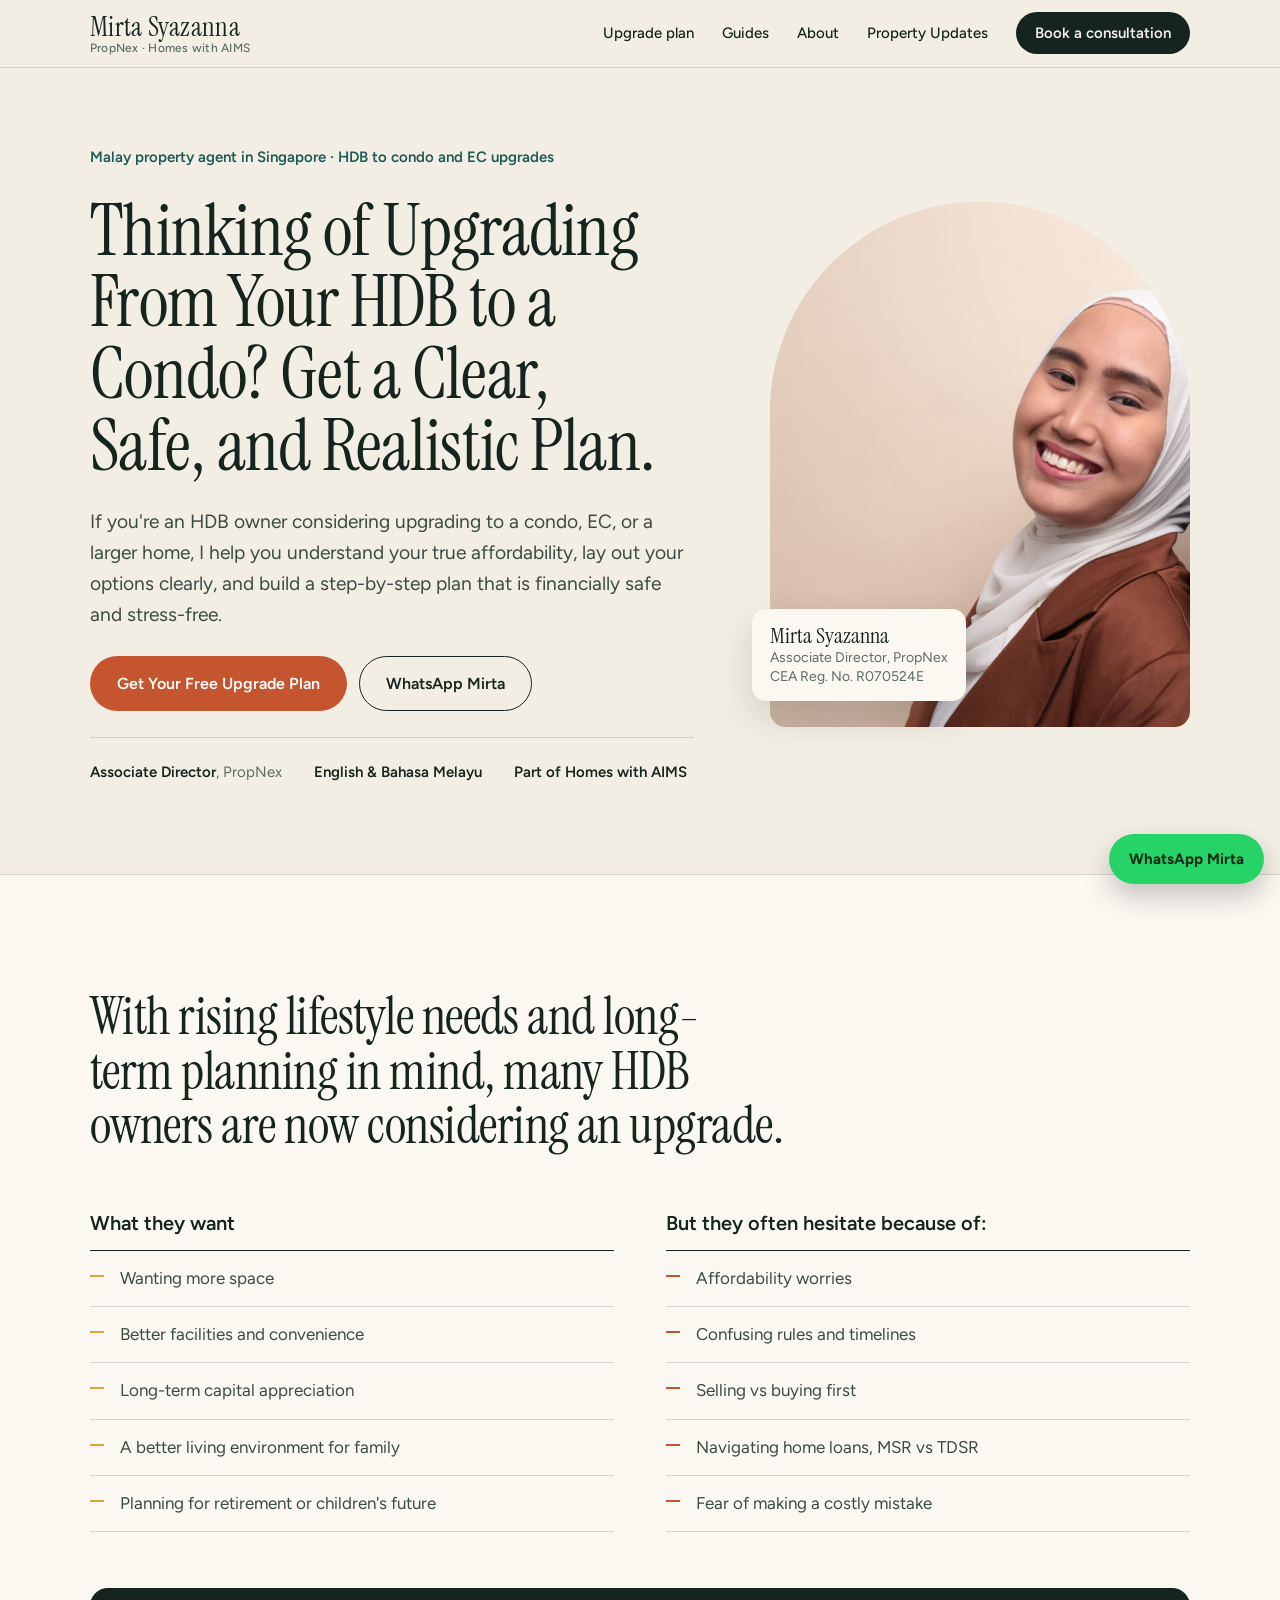
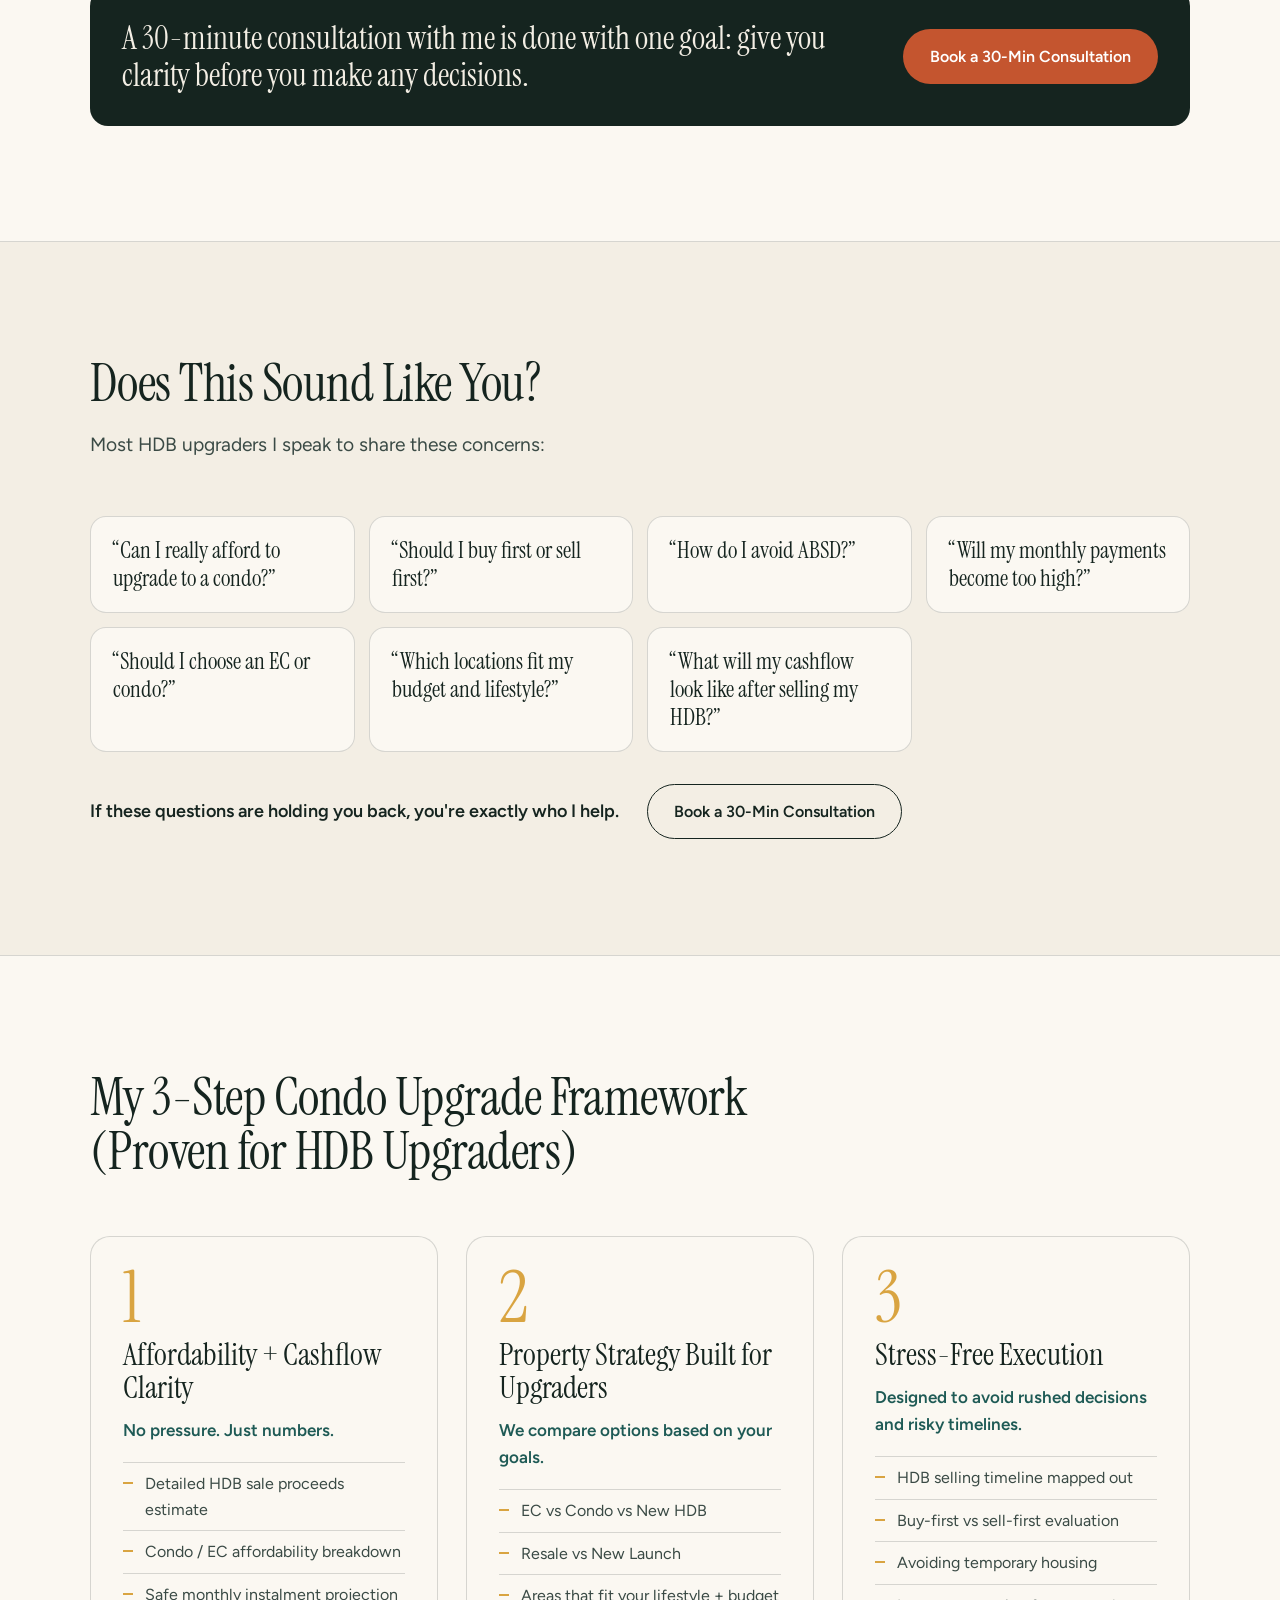
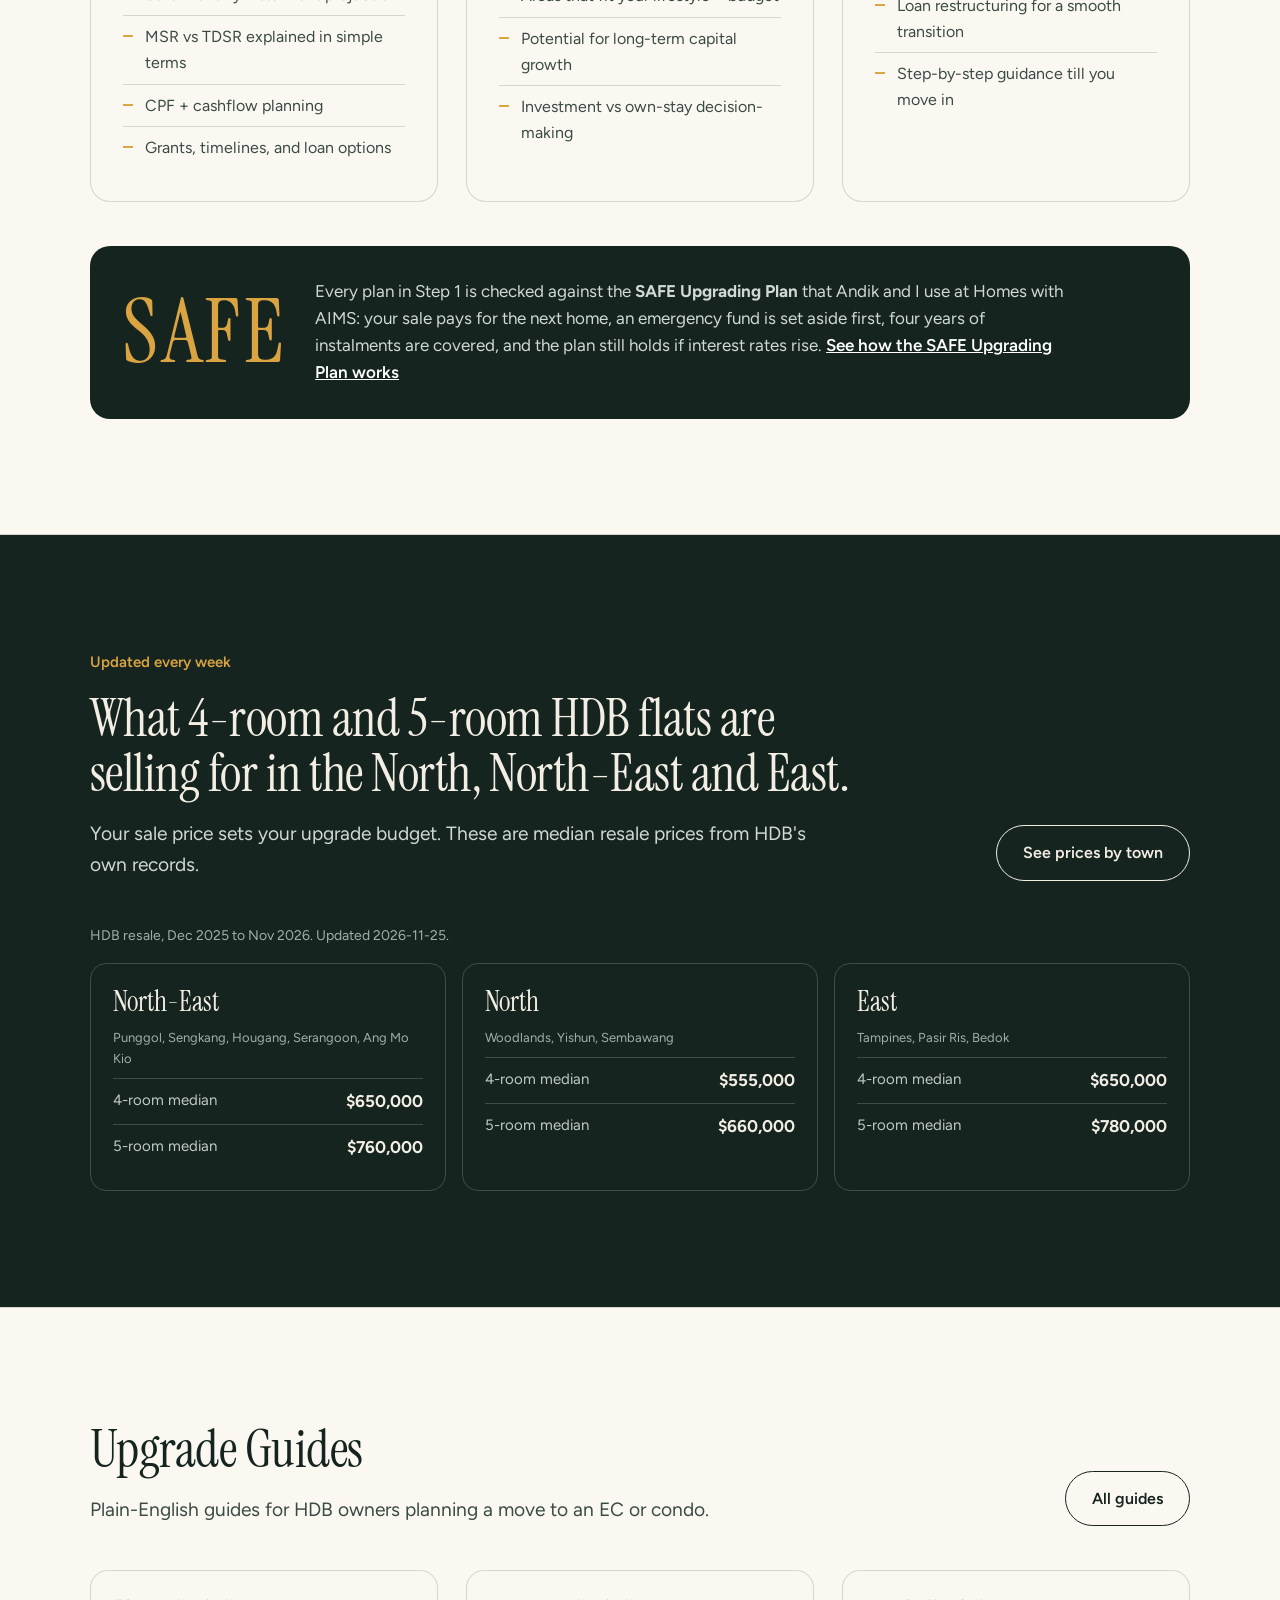
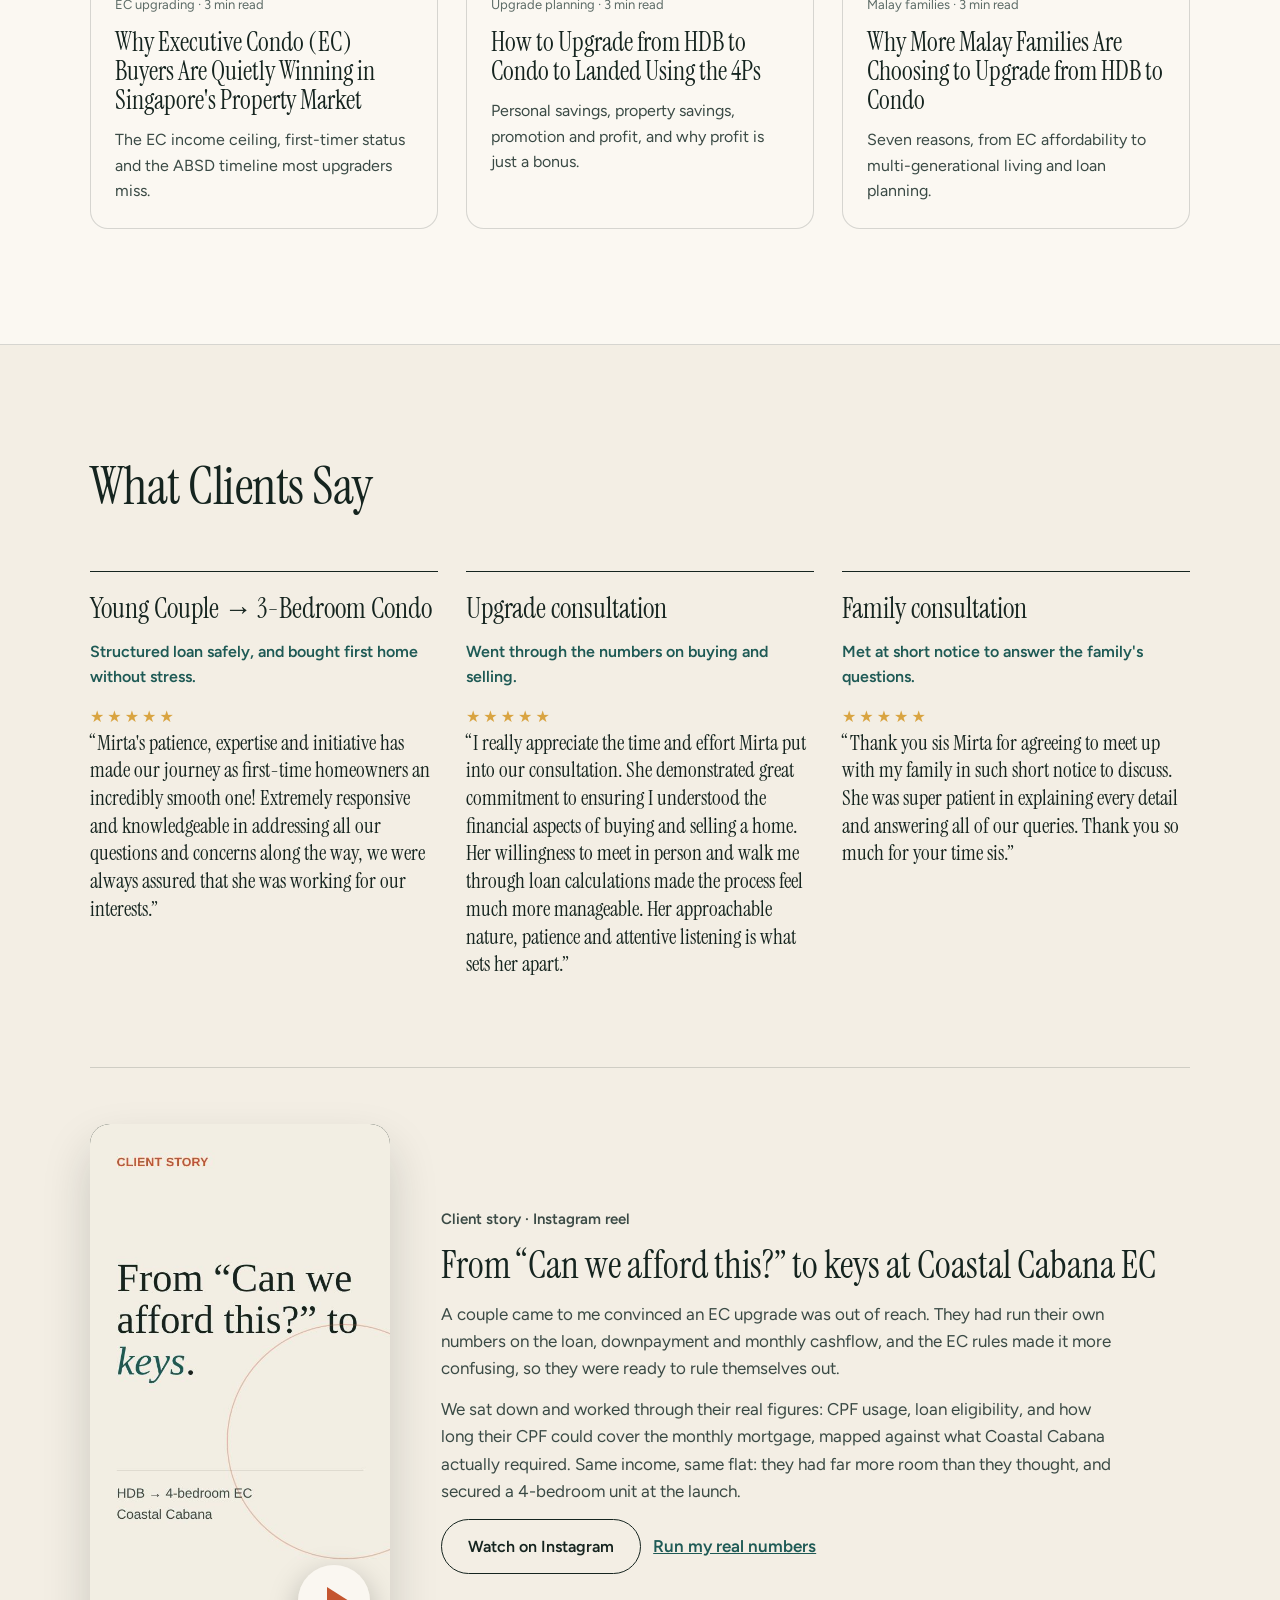
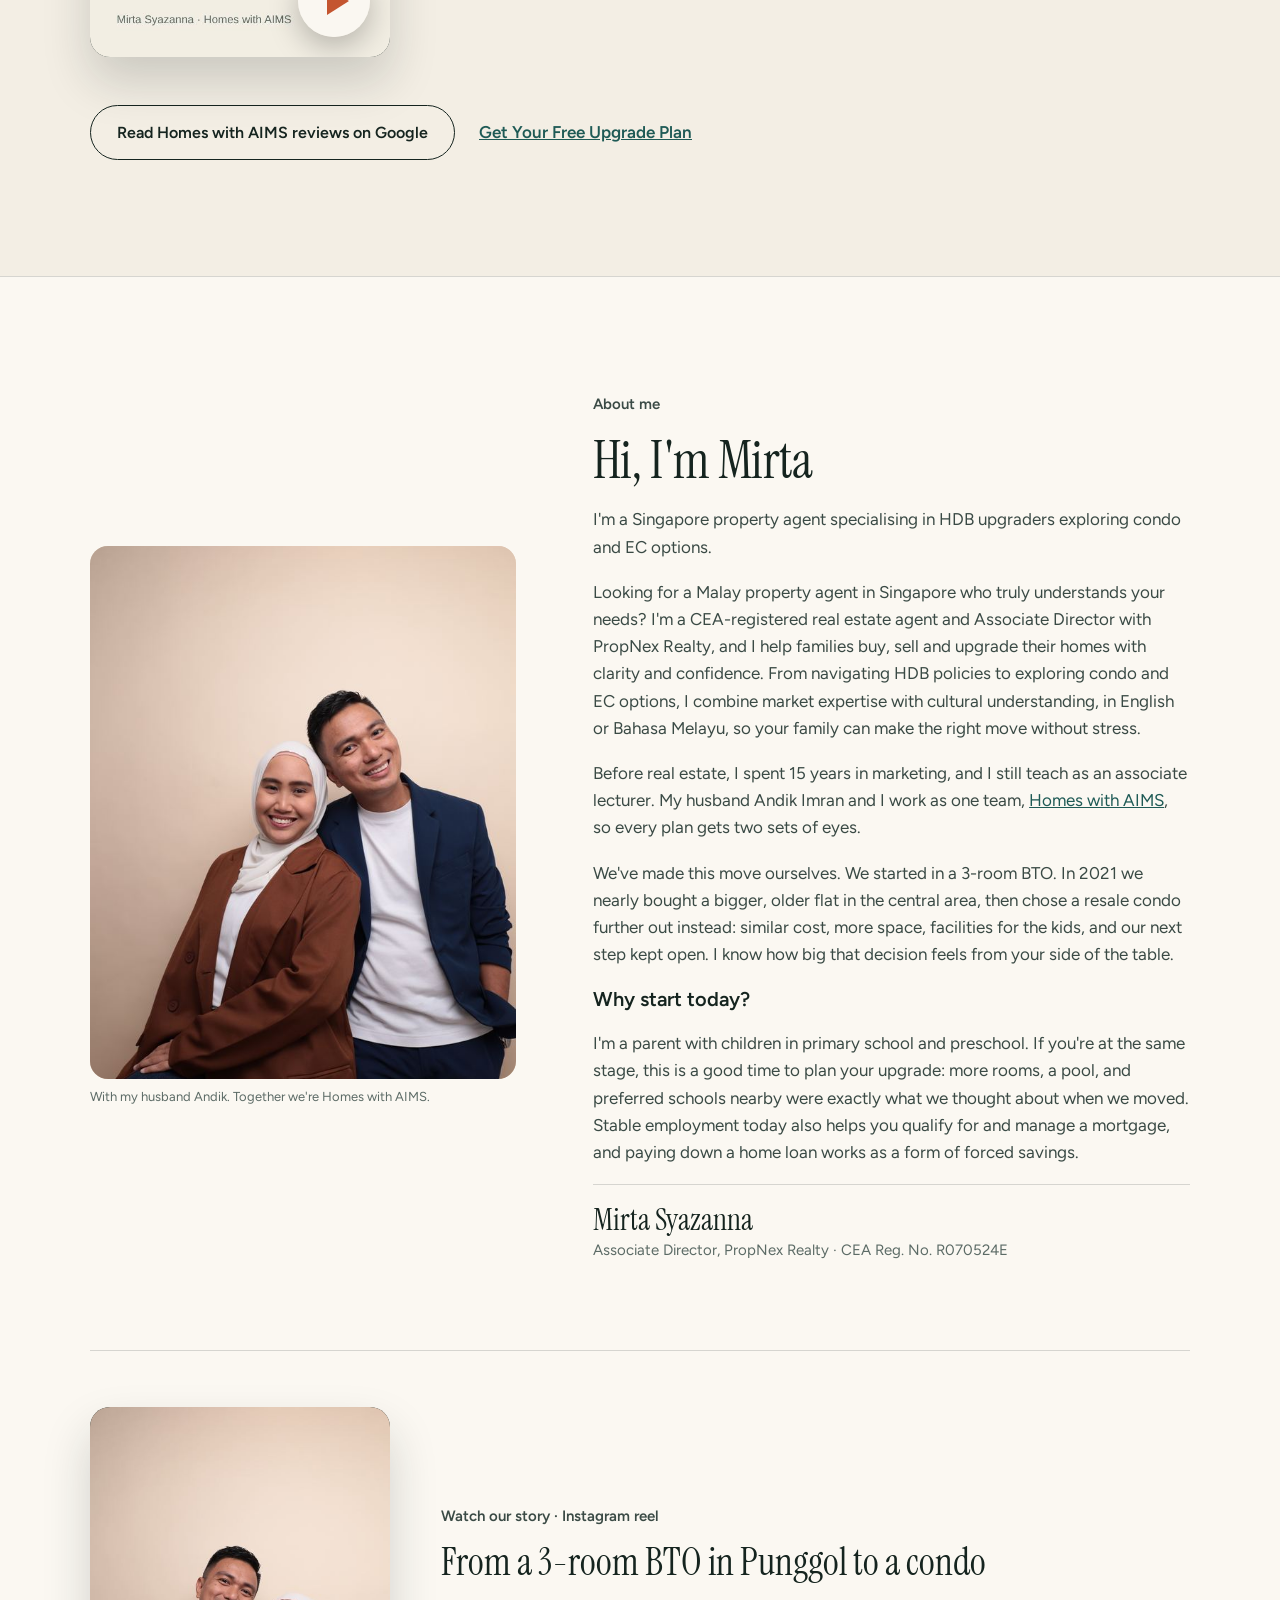
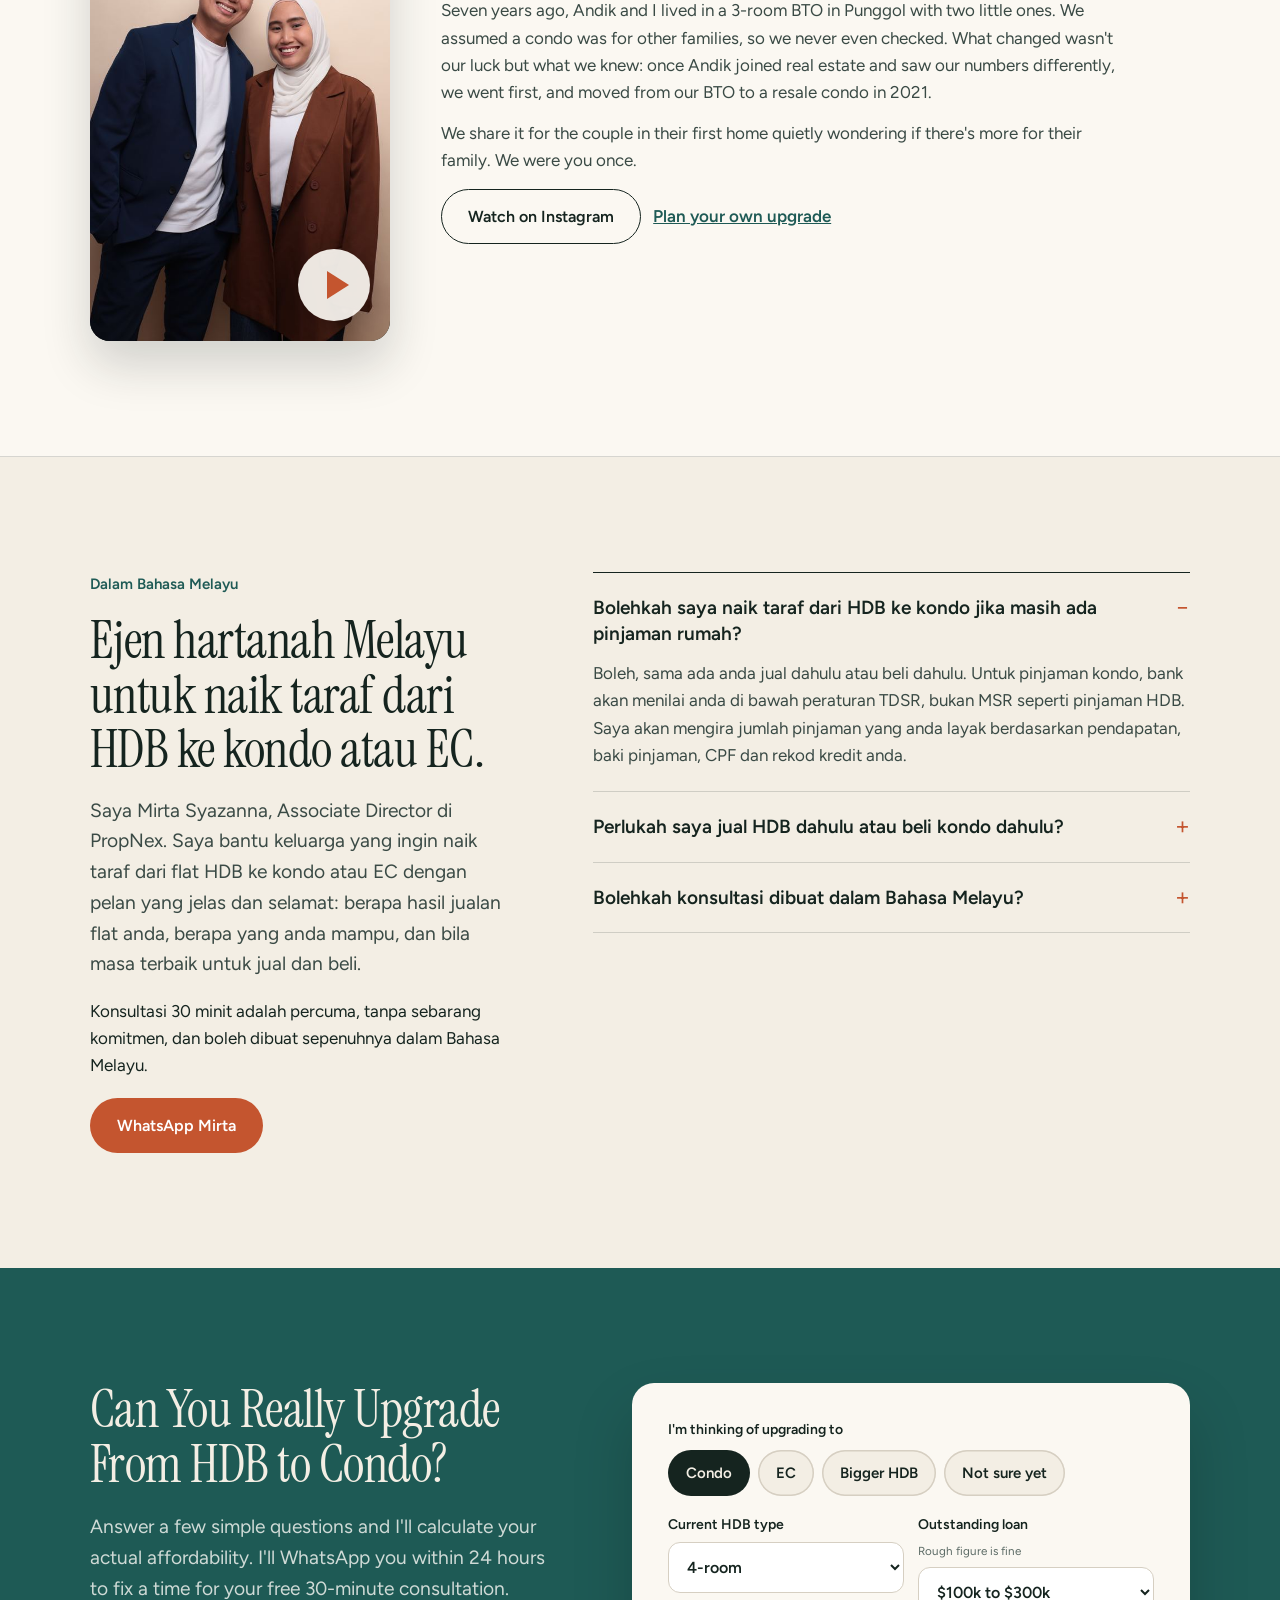
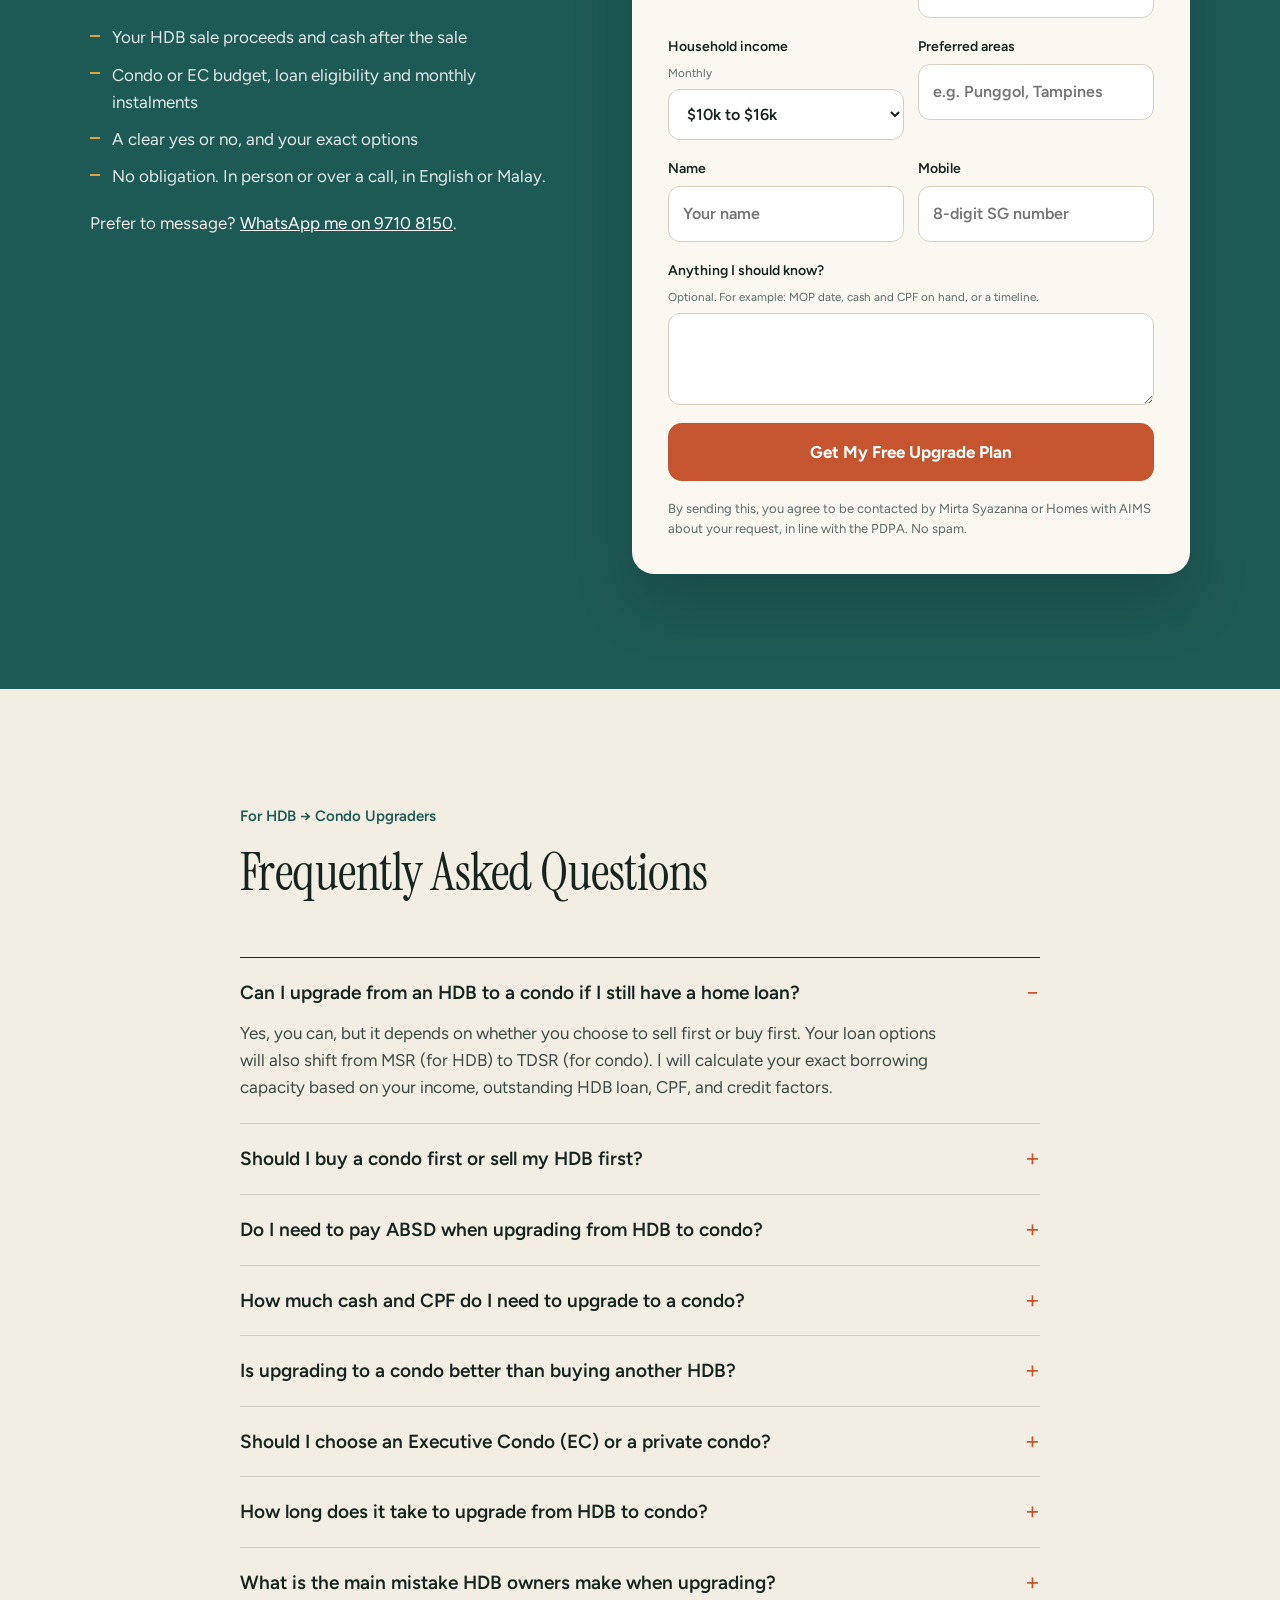
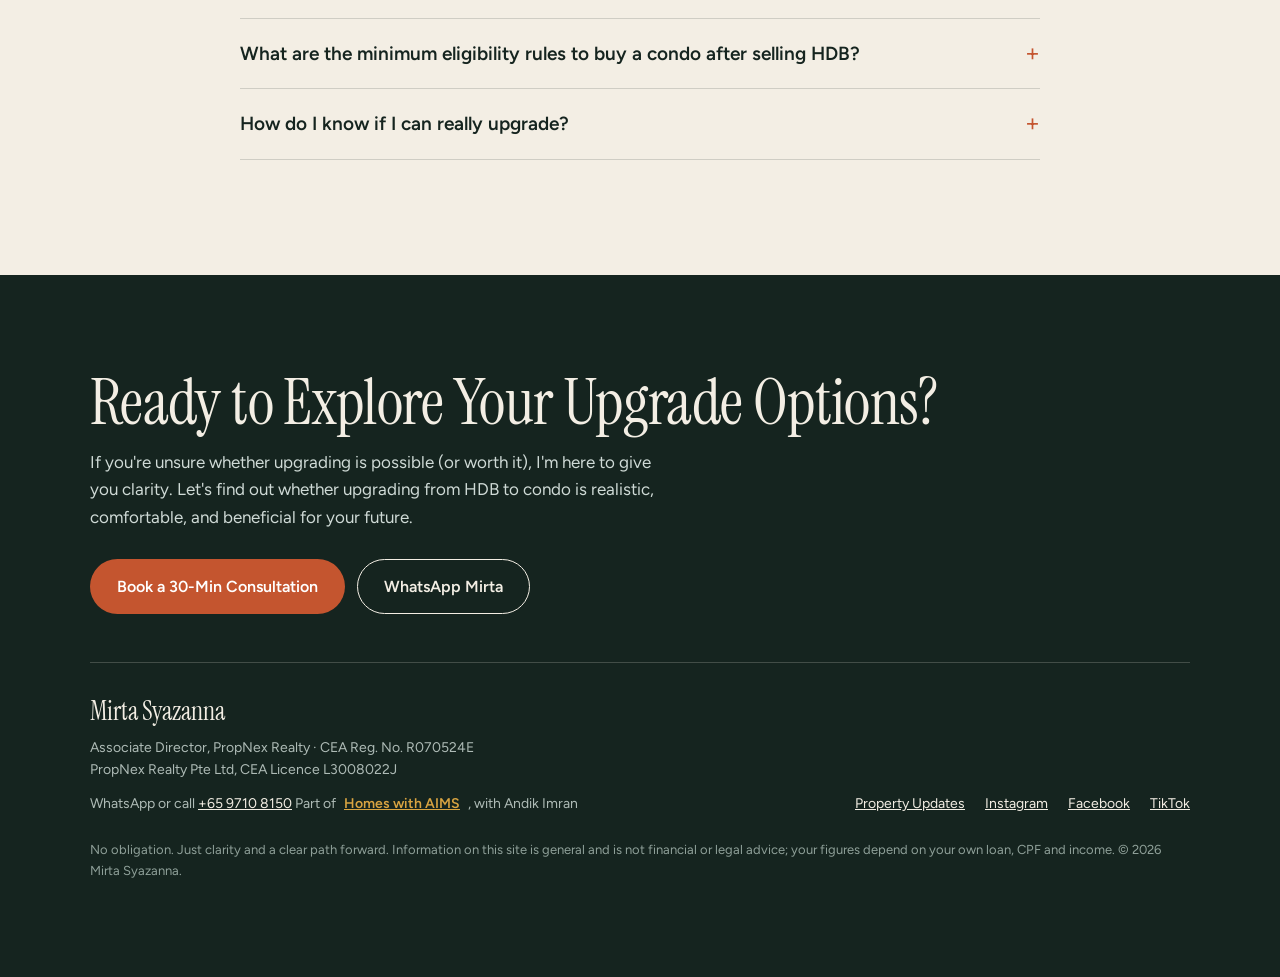
<file: index.html>
<!DOCTYPE html>
<html lang="en-SG">
<head>
<meta charset="utf-8">
<meta name="viewport" content="width=device-width, initial-scale=1">
<title>Mirta Syazanna | Malay Property Agent Singapore | Upgrade HDB to Condo</title>
<meta name="description" content="Get a clear, safe plan to upgrade from HDB to condo. Learn your affordability, sale proceeds, and options before deciding. Free upgrade assessment.">
<meta name="author" content="Mirta Syazanna">
<link rel="canonical" href="https://mirta.me/">
<link rel="alternate" hreflang="en-SG" href="https://mirta.me/">
<meta name="robots" content="index, follow, max-image-preview:large">
<meta name="theme-color" content="#15241F">
<link rel="icon" href="/favicon.svg" type="image/svg+xml">

<meta property="og:type" content="website">
<meta property="og:site_name" content="Mirta Syazanna, PropNex">
<meta property="og:locale" content="en_SG">
<meta property="og:url" content="https://mirta.me/">
<meta property="og:title" content="Mirta Syazanna | Malay Property Agent Singapore | Upgrade HDB to Condo">
<meta property="og:description" content="Get a clear, safe plan to upgrade from HDB to condo. Learn your affordability, sale proceeds, and options before deciding. Free upgrade assessment.">
<meta property="og:image" content="https://mirta.me/img/og-mirta-syazanna.jpg">
<meta property="og:image:width" content="1200">
<meta property="og:image:height" content="630">
<meta property="og:image:alt" content="Mirta Syazanna and Andik Imran of Homes with AIMS, PropNex">
<meta name="twitter:card" content="summary_large_image">

<link rel="preconnect" href="https://fonts.googleapis.com">
<link rel="preconnect" href="https://fonts.gstatic.com" crossorigin>
<link rel="stylesheet" href="https://fonts.googleapis.com/css2?family=Instrument+Serif:ital@0;1&amp;family=Figtree:wght@400;500;600;700&amp;display=swap">
<link rel="stylesheet" href="/css/site.css">
<link rel="preload" as="image" href="/img/mirta-syazanna-propnex-600.jpg" imagesrcset="/img/mirta-syazanna-propnex-600.jpg 600w, /img/mirta-syazanna-propnex.jpg 1000w" imagesizes="(min-width: 900px) 36vw, 90vw">

<script type="application/ld+json">
{
  "@context": "https://schema.org",
  "@graph": [
    {
      "@type": "Person",
      "@id": "https://mirta.me/#mirta",
      "name": "Mirta Syazanna",
      "url": "https://mirta.me/",
      "image": "https://mirta.me/img/mirta-syazanna-propnex.jpg",
      "jobTitle": "Associate Director, PropNex Realty",
      "description": "Mirta Syazanna is a Malay-speaking property agent in Singapore and an Associate Director at PropNex Realty. She helps HDB owners plan and carry out upgrades to an executive condominium (EC) or private condo, and works with her husband Andik Imran as Homes with AIMS.",
      "identifier": { "@type": "PropertyValue", "name": "CEA registration number", "value": "R070524E" },
      "knowsLanguage": ["en", "ms"],
      "knowsAbout": ["HDB to condo upgrading", "Executive condominiums", "HDB resale", "MSR and TDSR", "ABSD timing for upgraders", "CPF housing usage"],
      "worksFor": { "@id": "https://mirta.me/#agent" },
      "memberOf": { "@type": "RealEstateAgent", "@id": "https://www.homeswithaims.com/#business", "name": "Homes with AIMS", "url": "https://www.homeswithaims.com/" },
      "spouse": { "@type": "Person", "@id": "https://www.homeswithaims.com/#andik", "name": "Andik Imran", "url": "https://andikimran.com/" },
      "sameAs": [
        "https://www.instagram.com/mirtasyazanna",
        "https://www.facebook.com/mirtasyazanna",
        "https://www.tiktok.com/@mirtasyazanna",
        "https://www.homeswithaims.com/#mirta"
      ]
    },
    {
      "@type": "RealEstateAgent",
      "@id": "https://mirta.me/#agent",
      "name": "Mirta Syazanna, PropNex",
      "description": "HDB to condo and EC upgrade planning in Singapore, in English or Bahasa Melayu. Free 30-minute consultation.",
      "url": "https://mirta.me/",
      "image": "https://mirta.me/img/og-mirta-syazanna.jpg",
      "telephone": "+6597108150",
      "knowsLanguage": ["en", "ms"],
      "address": { "@type": "PostalAddress", "addressLocality": "Singapore", "addressCountry": "SG" },
      "areaServed": { "@type": "Country", "name": "Singapore" },
      "employee": { "@id": "https://mirta.me/#mirta" },
      "parentOrganization": { "@type": "Organization", "name": "PropNex Realty Pte Ltd", "identifier": "CEA Licence L3008022J" }
    },
    {
      "@type": "WebSite",
      "@id": "https://mirta.me/#website",
      "url": "https://mirta.me/",
      "name": "Mirta Syazanna",
      "publisher": { "@id": "https://mirta.me/#mirta" },
      "inLanguage": "en-SG"
    },
    {
      "@type": "WebPage",
      "@id": "https://mirta.me/#webpage",
      "url": "https://mirta.me/",
      "name": "Mirta Syazanna | Malay Property Agent Singapore | Upgrade HDB to Condo",
      "isPartOf": { "@id": "https://mirta.me/#website" },
      "about": { "@id": "https://mirta.me/#mirta" },
      "primaryImageOfPage": "https://mirta.me/img/mirta-syazanna-propnex.jpg",
      "inLanguage": "en-SG"
    },
    {"@type": "VideoObject", "@id": "https://mirta.me/#our-story", "name": "From a 3-room BTO in Punggol to a condo: Mirta and Andik's upgrade story", "description": "Mirta Syazanna and Andik Imran share how their family moved from a 3-room BTO in Punggol to a resale condo in 2021, and why they assumed a condo was out of reach before they checked the numbers.", "thumbnailUrl": "https://mirta.me/img/reel-bto-to-condo.jpg", "uploadDate": "2026-11-16", "embedUrl": "https://www.instagram.com/reel/Dfy4oLapmt3/embed", "url": "https://www.instagram.com/reel/Dfy4oLapmt3/", "inLanguage": "en", "author": {"@id": "https://mirta.me/#mirta"}},
    {"@type": "VideoObject", "@id": "https://mirta.me/#coastal-cabana", "name": "From “Can we afford this?” to keys at Coastal Cabana EC", "description": "A couple came to me convinced an EC upgrade was out of reach. They had run their own numbers on the loan, downpayment and monthly cashflow, and the EC rules made it more confusing, so they were ready to rule themselves out. We sat down and worked through their real figures: CPF usage, loan eligibility, and how long their CPF could cover the monthly mortgage, mapped against what Coastal Cabana actually required. Same income, same flat: they had far more room than they thought, and secured a 4-bedroom unit at the launch.", "thumbnailUrl": "https://mirta.me/img/reel-coastal-cabana.jpg", "uploadDate": "2026-08-04", "embedUrl": "https://www.instagram.com/reel/Dbpds58p7Qh/embed", "url": "https://www.instagram.com/reel/Dbpds58p7Qh/", "inLanguage": "en", "author": {"@id": "https://mirta.me/#mirta"}},
    {
      "@type": "FAQPage",
      "@id": "https://mirta.me/#faq",
      "mainEntity": [
        { "@type": "Question", "name": "Can I upgrade from an HDB to a condo if I still have a home loan?", "acceptedAnswer": { "@type": "Answer", "text": "Yes, you can, but it depends on whether you choose to sell first or buy first. Your loan options will also shift from MSR (for HDB) to TDSR (for condo). I will calculate your exact borrowing capacity based on your income, outstanding HDB loan, CPF, and credit factors." } },
        { "@type": "Question", "name": "Should I buy a condo first or sell my HDB first?", "acceptedAnswer": { "@type": "Answer", "text": "Both choices are possible. Selling first is safer financially and usually means no ABSD, but it requires careful timeline planning. Buying first is more convenient but requires meeting TDSR rules and having enough cash and CPF. I help you evaluate which approach is safest for your situation." } },
        { "@type": "Question", "name": "Do I need to pay ABSD when upgrading from HDB to condo?", "acceptedAnswer": { "@type": "Answer", "text": "Not if you sell your HDB before you exercise the condo OTP. If you buy first, a married couple with at least one Singapore Citizen buying jointly pays ABSD upfront and can get it refunded by selling the HDB within 6 months of buying a completed condo, or within 6 months of TOP for a new launch. For a new EC bought from the developer, eligible married couples get the ABSD remitted upfront. With proper planning, most HDB upgraders do not end up paying ABSD. I will map out your exact timeline." } },
        { "@type": "Question", "name": "How much cash and CPF do I need to upgrade to a condo?", "acceptedAnswer": { "@type": "Answer", "text": "It depends on your HDB sale proceeds, outstanding loan, condo budget, loan eligibility and the CPF used for your HDB. Most upgraders use a combination of HDB sale proceeds and CPF refund to fund their condo downpayment. I provide a full affordability breakdown during the upgrade assessment." } },
        { "@type": "Question", "name": "Is upgrading to a condo better than buying another HDB?", "acceptedAnswer": { "@type": "Answer", "text": "It depends on your goals. Condos provide facilities, privacy, and long-term capital growth potential. HDBs offer affordability and larger space in some cases. I provide a customised comparison based on your finances, lifestyle, and future plans." } },
        { "@type": "Question", "name": "Should I choose an Executive Condo (EC) or a private condo?", "acceptedAnswer": { "@type": "Answer", "text": "ECs are usually more affordable, come with grants for some buyers, and have historically appreciated well after their MOP, though that is not guaranteed. The MOP is 5 years for ECs on land sold before 8 May 2026 and 10 years for EC sites tendered from that date. Condos offer more flexibility, more locations, and no MOP. Your choice depends on budget, timing, and lifestyle needs, and I will walk you through both options." } },
        { "@type": "Question", "name": "How long does it take to upgrade from HDB to condo?", "acceptedAnswer": { "@type": "Answer", "text": "Most families complete the full journey in about 4 to 8 months when buying a completed home, depending on your plan and how quickly the HDB sells. A detailed timeline will help you avoid renting or rushing." } },
        { "@type": "Question", "name": "What is the main mistake HDB owners make when upgrading?", "acceptedAnswer": { "@type": "Answer", "text": "Buying without a complete financial plan, especially without knowing exact cashflow, CPF refunds, and loan eligibility. This often leads to affordability shocks, renting, or forced sales. My process is built to prevent this." } },
        { "@type": "Question", "name": "What are the minimum eligibility rules to buy a condo after selling HDB?", "acceptedAnswer": { "@type": "Answer", "text": "You must be at least 21, have stable income, and pass the bank loan assessment (TDSR). There is no citizenship restriction for buying private condos, although ABSD rates differ for Singapore Citizens, PRs and foreigners. ECs have their own HDB eligibility rules, including an income ceiling." } },
        { "@type": "Question", "name": "How do I know if I can really upgrade?", "acceptedAnswer": { "@type": "Answer", "text": "Request a free upgrade assessment. I will calculate your sale proceeds, condo affordability, loan eligibility, and monthly commitments, so you get a clear yes or no and your exact options." } },
        { "@type": "Question", "name": "Bolehkah saya naik taraf dari HDB ke kondo jika masih ada pinjaman rumah?", "inLanguage": "ms", "acceptedAnswer": { "@type": "Answer", "inLanguage": "ms", "text": "Boleh, sama ada anda jual dahulu atau beli dahulu. Untuk pinjaman kondo, bank akan menilai anda di bawah peraturan TDSR, bukan MSR seperti pinjaman HDB. Saya akan mengira jumlah pinjaman yang anda layak berdasarkan pendapatan, baki pinjaman, CPF dan rekod kredit anda." } },
        { "@type": "Question", "name": "Perlukah saya jual HDB dahulu atau beli kondo dahulu?", "inLanguage": "ms", "acceptedAnswer": { "@type": "Answer", "inLanguage": "ms", "text": "Kedua-duanya boleh. Jual dahulu lebih selamat dari segi kewangan dan biasanya tiada ABSD, tetapi jadual perlu dirancang dengan teliti. Beli dahulu lebih mudah dari segi perpindahan, tetapi anda perlu lulus TDSR dan mempunyai tunai serta CPF yang mencukupi." } },
        { "@type": "Question", "name": "Bolehkah konsultasi dibuat dalam Bahasa Melayu?", "inLanguage": "ms", "acceptedAnswer": { "@type": "Answer", "inLanguage": "ms", "text": "Boleh. Konsultasi 30 minit adalah percuma dan boleh dibuat sepenuhnya dalam Bahasa Melayu, secara bersemuka atau melalui panggilan." } }
      ]
    }
  ]
}
</script>
</head>
<body>
<a class="skip" href="#main">Skip to content</a>

<header class="site-header">
  <div class="wrap">
    <a class="brand" href="/" aria-label="Mirta Syazanna, PropNex: home">
      <span class="brand-name">Mirta Syazanna</span>
      <span class="brand-sub">PropNex · Homes with AIMS</span>
    </a>
    <nav class="nav" aria-label="Main">
      <a class="opt-link" href="/#framework">Upgrade plan</a>
      <a class="opt-link" href="/property-updates#guides">Guides</a>
      <a href="/#about">About</a>
      <a class="keep" href="/property-updates">Property Updates</a>
      <a class="btn" href="/#book">Book<span class="opt"> a consultation</span></a>
    </nav>
  </div>
</header>

<main id="main">

<!-- HERO -->
<section class="hero wrap" aria-labelledby="hero-title">
  <div class="hero-grid">
    <div class="hero-copy">
      <p class="kicker">Malay property agent in Singapore · HDB to condo and EC upgrades</p>
      <h1 id="hero-title">Thinking of Upgrading From Your HDB to a Condo? Get a Clear, Safe, and Realistic Plan.</h1>
      <p class="lede">If you're an HDB owner considering upgrading to a condo, EC, or a larger home, I help you understand your true affordability, lay out your options clearly, and build a step-by-step plan that is financially safe and stress-free.</p>
      <div class="btn-row">
        <a class="btn btn-primary" href="/#book">Get Your Free Upgrade Plan</a>
        <a class="btn btn-ghost" href="https://wa.me/6597108150?text=Hi%20Mirta%2C%20I%27d%20like%20a%20free%20upgrade%20plan." target="_blank" rel="noopener">WhatsApp Mirta</a>
      </div>
      <ul class="proof">
        <li><strong>Associate Director</strong>, PropNex</li>
        <li><strong>English &amp; Bahasa Melayu</strong></li>
        <li><strong>Part of Homes with AIMS</strong></li>
      </ul>
    </div>
    <figure class="hero-photo">
      <img src="/img/mirta-syazanna-propnex.jpg"
           srcset="/img/mirta-syazanna-propnex-600.jpg 600w, /img/mirta-syazanna-propnex.jpg 1000w"
           sizes="(min-width: 900px) 36vw, 90vw" width="1000" height="1250" fetchpriority="high"
           alt="Mirta Syazanna, Malay-speaking property agent and Associate Director at PropNex">
      <figcaption><strong>Mirta Syazanna</strong>Associate Director, PropNex<br>CEA Reg. No. R070524E</figcaption>
    </figure>
  </div>
</section>

<!-- WHY UPGRADE -->
<section id="why" class="band band-paper" aria-labelledby="why-title">
  <div class="wrap">
    <div class="head">
      <h2 id="why-title">With rising lifestyle needs and long-term planning in mind, many HDB owners are now considering an upgrade.</h2>
    </div>
    <div class="pair">
      <div>
        <h3>What they want</h3>
        <ul class="ticks">
          <li>Wanting more space</li>
          <li>Better facilities and convenience</li>
          <li>Long-term capital appreciation</li>
          <li>A better living environment for family</li>
          <li>Planning for retirement or children's future</li>
        </ul>
      </div>
      <div>
        <h3>But they often hesitate because of:</h3>
        <ul class="ticks warn">
          <li>Affordability worries</li>
          <li>Confusing rules and timelines</li>
          <li>Selling vs buying first</li>
          <li>Navigating home loans, MSR vs TDSR</li>
          <li>Fear of making a costly mistake</li>
        </ul>
      </div>
    </div>
    <div class="callout">
      <p>A 30-minute consultation with me is done with one goal: give you clarity before you make any decisions.</p>
      <a class="btn btn-primary" href="/#book">Book a 30-Min Consultation</a>
    </div>
  </div>
</section>

<!-- CONCERNS -->
<section id="concerns" class="band" aria-labelledby="concerns-title">
  <div class="wrap">
    <div class="head">
      <h2 id="concerns-title">Does This Sound Like You?</h2>
      <p class="lede">Most HDB upgraders I speak to share these concerns:</p>
    </div>
    <ul class="quotes">
      <li>“Can I really afford to upgrade to a condo?”</li>
      <li>“Should I buy first or sell first?”</li>
      <li>“How do I avoid ABSD?”</li>
      <li>“Will my monthly payments become too high?”</li>
      <li>“Should I choose an EC or condo?”</li>
      <li>“Which locations fit my budget and lifestyle?”</li>
      <li>“What will my cashflow look like after selling my HDB?”</li>
    </ul>
    <div class="after-quotes">
      <p>If these questions are holding you back, you're exactly who I help.</p>
      <a class="btn btn-ghost" href="/#book">Book a 30-Min Consultation</a>
    </div>
  </div>
</section>

<!-- FRAMEWORK -->
<section id="framework" class="band band-paper" aria-labelledby="framework-title">
  <div class="wrap">
    <div class="head">
      <h2 id="framework-title">My 3-Step Condo Upgrade Framework (Proven for HDB Upgraders)</h2>
    </div>
    <ol class="steps">
      <li class="step">
        <span class="step-num" aria-hidden="true">1</span>
        <h3>Affordability + Cashflow Clarity</h3>
        <p class="sub">No pressure. Just numbers.</p>
        <ul>
          <li>Detailed HDB sale proceeds estimate</li>
          <li>Condo / EC affordability breakdown</li>
          <li>Safe monthly instalment projection</li>
          <li>MSR vs TDSR explained in simple terms</li>
          <li>CPF + cashflow planning</li>
          <li>Grants, timelines, and loan options</li>
        </ul>
      </li>
      <li class="step">
        <span class="step-num" aria-hidden="true">2</span>
        <h3>Property Strategy Built for Upgraders</h3>
        <p class="sub">We compare options based on your goals.</p>
        <ul>
          <li>EC vs Condo vs New HDB</li>
          <li>Resale vs New Launch</li>
          <li>Areas that fit your lifestyle + budget</li>
          <li>Potential for long-term capital growth</li>
          <li>Investment vs own-stay decision-making</li>
        </ul>
      </li>
      <li class="step">
        <span class="step-num" aria-hidden="true">3</span>
        <h3>Stress-Free Execution</h3>
        <p class="sub">Designed to avoid rushed decisions and risky timelines.</p>
        <ul>
          <li>HDB selling timeline mapped out</li>
          <li>Buy-first vs sell-first evaluation</li>
          <li>Avoiding temporary housing</li>
          <li>Loan restructuring for a smooth transition</li>
          <li>Step-by-step guidance till you move in</li>
        </ul>
      </li>
    </ol>
    <div class="safe-link">
      <span class="safe-letters" aria-hidden="true">SAFE</span>
      <p>Every plan in Step 1 is checked against the <strong>SAFE Upgrading Plan</strong> that Andik and I use at Homes with AIMS: your sale pays for the next home, an emergency fund is set aside first, four years of instalments are covered, and the plan still holds if interest rates rise. <a href="https://www.homeswithaims.com/#safe-upgrading-plan">See how the SAFE Upgrading Plan works</a></p>
    </div>
  </div>
</section>

<!-- MARKET SNAPSHOT -->
<section id="market" class="band band-ink" aria-labelledby="market-title">
  <div class="wrap">
    <div class="snap-head">
      <div class="head" style="margin-bottom:0">
        <p class="kicker">Updated every week</p>
        <h2 id="market-title">What 4-room and 5-room HDB flats are selling for in the North, North-East and East.</h2>
        <p class="lede">Your sale price sets your upgrade budget. These are median resale prices from HDB's own records.</p>
      </div>
      <a class="btn btn-ghost-light" href="/property-updates">See prices by town</a>
    </div>
    <div>
<!-- MARKET-SNAPSHOT:START -->
<p class="snap-period">HDB resale, Dec 2025 to Nov 2026. Updated 2026-11-25.</p><div class="snap-grid"><div class="snap-town"><h3>North-East</h3><p class="snap-towns">Punggol, Sengkang, Hougang, Serangoon, Ang Mo Kio</p><dl><div><dt>4-room median</dt><dd>$650,000</dd></div><div><dt>5-room median</dt><dd>$760,000</dd></div></dl></div><div class="snap-town"><h3>North</h3><p class="snap-towns">Woodlands, Yishun, Sembawang</p><dl><div><dt>4-room median</dt><dd>$555,000</dd></div><div><dt>5-room median</dt><dd>$660,000</dd></div></dl></div><div class="snap-town"><h3>East</h3><p class="snap-towns">Tampines, Pasir Ris, Bedok</p><dl><div><dt>4-room median</dt><dd>$650,000</dd></div><div><dt>5-room median</dt><dd>$780,000</dd></div></dl></div></div>
<!-- MARKET-SNAPSHOT:END -->
    </div>
  </div>
</section>

<!-- GUIDES -->
<section id="guides" class="band band-paper" aria-labelledby="guides-title">
  <div class="wrap">
    <div class="reviews-head snap-head">
      <div class="head" style="margin-bottom:0">
        <h2 id="guides-title">Upgrade Guides</h2>
        <p class="lede">Plain-English guides for HDB owners planning a move to an EC or condo.</p>
      </div>
      <a class="btn btn-ghost" href="/property-updates#guides">All guides</a>
    </div>
    <div class="posts">
      <a class="post-card" href="/post/why-executive-condo-EC-buyers-quietly-winning-singapore-property-market">
        <span class="meta">EC upgrading · 3 min read</span>
        <h3>Why Executive Condo (EC) Buyers Are Quietly Winning in Singapore's Property Market</h3>
        <p>The EC income ceiling, first-timer status and the ABSD timeline most upgraders miss.</p>
      </a>
      <a class="post-card" href="/post/how-to-upgrade-from-hdb-condo-landed">
        <span class="meta">Upgrade planning · 3 min read</span>
        <h3>How to Upgrade from HDB to Condo to Landed Using the 4Ps</h3>
        <p>Personal savings, property savings, promotion and profit, and why profit is just a bonus.</p>
      </a>
      <a class="post-card" href="/post/why-malay-families-upgrade-hdb-to-condo">
        <span class="meta">Malay families · 3 min read</span>
        <h3>Why More Malay Families Are Choosing to Upgrade from HDB to Condo</h3>
        <p>Seven reasons, from EC affordability to multi-generational living and loan planning.</p>
      </a>
    </div>
  </div>
</section>

<!-- STORIES -->
<section id="stories" class="band" aria-labelledby="stories-title">
  <div class="wrap">
    <div class="head">
      <h2 id="stories-title">What Clients Say</h2>
    </div>
    <div class="stories">
      <article class="story">
        <h3>Young Couple → 3-Bedroom Condo</h3>
        <p class="outcome">Structured loan safely, and bought first home without stress.</p>
        <blockquote>
          <div class="stars" role="img" aria-label="Five stars">★★★★★</div>
          <p>“Mirta's patience, expertise and initiative has made our journey as first-time homeowners an incredibly smooth one! Extremely responsive and knowledgeable in addressing all our questions and concerns along the way, we were always assured that she was working for our interests.”</p>
        </blockquote>
      </article>
      <article class="story">
        <h3>Upgrade consultation</h3>
        <p class="outcome">Went through the numbers on buying and selling.</p>
        <blockquote>
          <div class="stars" role="img" aria-label="Five stars">★★★★★</div>
          <p>“I really appreciate the time and effort Mirta put into our consultation. She demonstrated great commitment to ensuring I understood the financial aspects of buying and selling a home. Her willingness to meet in person and walk me through loan calculations made the process feel much more manageable. Her approachable nature, patience and attentive listening is what sets her apart.”</p>
        </blockquote>
      </article>
      <article class="story">
        <h3>Family consultation</h3>
        <p class="outcome">Met at short notice to answer the family's questions.</p>
        <blockquote>
          <div class="stars" role="img" aria-label="Five stars">★★★★★</div>
          <p>“Thank you sis Mirta for agreeing to meet up with my family in such short notice to discuss. She was super patient in explaining every detail and answering all of our queries. Thank you so much for your time sis.”</p>
        </blockquote>
      </article>
    </div>
<div class="reel" id="coastal-cabana">
      <div class="reel-frame" data-embed="https://www.instagram.com/reel/Dbpds58p7Qh/embed">
        <a class="reel-play" href="https://www.instagram.com/reel/Dbpds58p7Qh/" target="_blank" rel="noopener" aria-label="Play the reel: From “Can we afford this?” to keys at Coastal Cabana EC">
          <img src="/img/reel-coastal-cabana.jpg" width="540" height="960" loading="lazy" decoding="async" alt="Cover of Mirta&#x27;s client story reel about an HDB couple who bought a 4-bedroom unit at Coastal Cabana EC">
          <span class="reel-btn" aria-hidden="true"></span>
        </a>
      </div>
      <div class="reel-copy">
        <p class="kicker">Client story · Instagram reel</p>
        <h3>From “Can we afford this?” to keys at Coastal Cabana EC</h3>
        <p>A couple came to me convinced an EC upgrade was out of reach. They had run their own numbers on the loan, downpayment and monthly cashflow, and the EC rules made it more confusing, so they were ready to rule themselves out.</p><p>We sat down and worked through their real figures: CPF usage, loan eligibility, and how long their CPF could cover the monthly mortgage, mapped against what Coastal Cabana actually required. Same income, same flat: they had far more room than they thought, and secured a 4-bedroom unit at the launch.</p>
        <div class="btn-row">
          <a class="btn btn-ghost" href="https://www.instagram.com/reel/Dbpds58p7Qh/" target="_blank" rel="noopener">Watch on Instagram</a>
          <a class="textlink" href="/#book">Run my real numbers</a>
        </div>
      </div>
    </div>
    <div class="reviews-cta">
      <a class="btn btn-ghost" href="https://maps.app.goo.gl/EWTcefRx3FsmXFZe6" target="_blank" rel="noopener">Read Homes with AIMS reviews on Google</a>
      <a class="textlink" href="/#book">Get Your Free Upgrade Plan</a>
    </div>
  </div>
</section>

<!-- ABOUT -->
<section id="about" class="band band-paper" aria-labelledby="about-title">
  <div class="wrap about">
    <figure>
      <img src="/img/mirta-andik-homes-with-aims.jpg"
           srcset="/img/mirta-andik-homes-with-aims-600.jpg 600w, /img/mirta-andik-homes-with-aims.jpg 1000w"
           sizes="(min-width: 800px) 38vw, 90vw" width="1000" height="1500" loading="lazy" decoding="async"
           alt="Mirta Syazanna with her husband Andik Imran, the PropNex couple behind Homes with AIMS">
      <figcaption>With my husband Andik. Together we're Homes with AIMS.</figcaption>
    </figure>
    <div class="about-copy">
      <p class="kicker">About me</p>
      <h2 id="about-title">Hi, I'm Mirta</h2>
      <p>I'm a Singapore property agent specialising in HDB upgraders exploring condo and EC options.</p>
      <p>Looking for a Malay property agent in Singapore who truly understands your needs? I'm a CEA-registered real estate agent and Associate Director with PropNex Realty, and I help families buy, sell and upgrade their homes with clarity and confidence. From navigating HDB policies to exploring condo and EC options, I combine market expertise with cultural understanding, in English or Bahasa Melayu, so your family can make the right move without stress.</p>
      <p>Before real estate, I spent 15 years in marketing, and I still teach as an associate lecturer. My husband Andik Imran and I work as one team, <a href="https://www.homeswithaims.com/">Homes with AIMS</a>, so every plan gets two sets of eyes.</p>
      <p>We've made this move ourselves. We started in a 3-room BTO. In 2021 we nearly bought a bigger, older flat in the central area, then chose a resale condo further out instead: similar cost, more space, facilities for the kids, and our next step kept open. I know how big that decision feels from your side of the table.</p>
      <h3>Why start today?</h3>
      <p>I'm a parent with children in primary school and preschool. If you're at the same stage, this is a good time to plan your upgrade: more rooms, a pool, and preferred schools nearby were exactly what we thought about when we moved. Stable employment today also helps you qualify for and manage a mortgage, and paying down a home loan works as a form of forced savings.</p>
      <div class="sig">
        <strong>Mirta Syazanna</strong>
        <span>Associate Director, PropNex Realty · CEA Reg. No. R070524E</span>
      </div>
    </div>
  </div>

  <div class="wrap">
    <div class="reel" id="our-story">
      <div class="reel-frame" data-embed="https://www.instagram.com/reel/Dfy4oLapmt3/embed">
        <a class="reel-play" href="https://www.instagram.com/reel/Dfy4oLapmt3/" target="_blank" rel="noopener" aria-label="Play our BTO to condo story reel">
          <img src="/img/reel-bto-to-condo.jpg" width="540" height="960" loading="lazy" decoding="async" alt="Mirta Syazanna and Andik Imran, cover of their BTO to condo story reel">
          <span class="reel-btn" aria-hidden="true"></span>
        </a>
      </div>
      <div class="reel-copy">
        <p class="kicker">Watch our story · Instagram reel</p>
        <h3>From a 3-room BTO in Punggol to a condo</h3>
        <p>Seven years ago, Andik and I lived in a 3-room BTO in Punggol with two little ones. We assumed a condo was for other families, so we never even checked. What changed wasn't our luck but what we knew: once Andik joined real estate and saw our numbers differently, we went first, and moved from our BTO to a resale condo in 2021.</p>
        <p>We share it for the couple in their first home quietly wondering if there's more for their family. We were you once.</p>
        <div class="btn-row">
          <a class="btn btn-ghost" href="https://www.instagram.com/reel/Dfy4oLapmt3/" target="_blank" rel="noopener">Watch on Instagram</a>
          <a class="textlink" href="/#book">Plan your own upgrade</a>
        </div>
      </div>
    </div>
  </div>
</section>

<!-- MALAY -->
<section id="bahasa-melayu" class="band" lang="ms" aria-labelledby="bm-title">
  <div class="wrap bm">
    <div class="bm-intro">
      <p class="kicker">Dalam Bahasa Melayu</p>
      <h2 id="bm-title">Ejen hartanah Melayu untuk naik taraf dari HDB ke kondo atau EC.</h2>
      <p class="lede">Saya Mirta Syazanna, Associate Director di PropNex. Saya bantu keluarga yang ingin naik taraf dari flat HDB ke kondo atau EC dengan pelan yang jelas dan selamat: berapa hasil jualan flat anda, berapa yang anda mampu, dan bila masa terbaik untuk jual dan beli.</p>
      <p>Konsultasi 30 minit adalah percuma, tanpa sebarang komitmen, dan boleh dibuat sepenuhnya dalam Bahasa Melayu.</p>
      <div class="btn-row">
        <a class="btn btn-primary" href="https://wa.me/6597108150?text=Assalamualaikum%20Mirta%2C%20saya%20ingin%20tahu%20tentang%20naik%20taraf%20dari%20HDB%20ke%20kondo." target="_blank" rel="noopener">WhatsApp Mirta</a>
      </div>
    </div>
    <div class="faq">
      <details open>
        <summary><h3>Bolehkah saya naik taraf dari HDB ke kondo jika masih ada pinjaman rumah?</h3></summary>
        <div class="ans"><p>Boleh, sama ada anda jual dahulu atau beli dahulu. Untuk pinjaman kondo, bank akan menilai anda di bawah peraturan TDSR, bukan MSR seperti pinjaman HDB. Saya akan mengira jumlah pinjaman yang anda layak berdasarkan pendapatan, baki pinjaman, CPF dan rekod kredit anda.</p></div>
      </details>
      <details>
        <summary><h3>Perlukah saya jual HDB dahulu atau beli kondo dahulu?</h3></summary>
        <div class="ans"><p>Kedua-duanya boleh. Jual dahulu lebih selamat dari segi kewangan dan biasanya tiada ABSD, tetapi jadual perlu dirancang dengan teliti. Beli dahulu lebih mudah dari segi perpindahan, tetapi anda perlu lulus TDSR dan mempunyai tunai serta CPF yang mencukupi.</p></div>
      </details>
      <details>
        <summary><h3>Bolehkah konsultasi dibuat dalam Bahasa Melayu?</h3></summary>
        <div class="ans"><p>Boleh. Konsultasi 30 minit adalah percuma dan boleh dibuat sepenuhnya dalam Bahasa Melayu, secara bersemuka atau melalui panggilan.</p></div>
      </details>
    </div>
  </div>
</section>

<!-- BOOK -->
<section id="book" class="band band-teal" aria-labelledby="book-title">
  <div class="wrap book">
    <div class="book-copy">
      <h2 id="book-title">Can You Really Upgrade From HDB to Condo?</h2>
      <p class="lede">Answer a few simple questions and I'll calculate your actual affordability. I'll WhatsApp you within 24 hours to fix a time for your free 30-minute consultation.</p>
      <ul>
        <li>Your HDB sale proceeds and cash after the sale</li>
        <li>Condo or EC budget, loan eligibility and monthly instalments</li>
        <li>A clear yes or no, and your exact options</li>
        <li>No obligation. In person or over a call, in English or Malay.</li>
      </ul>
      <p>Prefer to message? <a href="https://wa.me/6597108150?text=Hi%20Mirta%2C%20I%27d%20like%20a%20free%20upgrade%20plan." target="_blank" rel="noopener">WhatsApp me on 9710&nbsp;8150</a>.</p>
    </div>

    <div class="card">
      <div id="thanks" tabindex="-1">
        <h3>Thanks. Your request is in.</h3>
        <p>I'll WhatsApp you within 24 hours to fix a time for your consultation.</p>
        <div><a class="btn btn-ghost" href="https://wa.me/6597108150?text=Hi%20Mirta%2C%20I%27ve%20just%20requested%20an%20upgrade%20plan." target="_blank" rel="noopener">Can't wait? WhatsApp me now</a></div>
      </div>

      <form id="book-form" action="https://formsubmit.co/8defe2b114cfd524092288d510822fc1" method="POST">
        <input type="hidden" name="_subject" value="New upgrade plan request (mirta.me)">
        <input type="hidden" name="_template" value="table">
        <input type="hidden" name="_captcha" value="false">
        <input type="hidden" name="_next" value="https://mirta.me/#thanks">
        <input type="hidden" name="For" value="Mirta (mirta.me)">
        <input class="hp" type="text" name="_honey" tabindex="-1" autocomplete="off" aria-hidden="true">

        <fieldset>
          <legend>I'm thinking of upgrading to</legend>
          <div class="choices">
            <label><input type="radio" name="Upgrading to" value="Condo" checked><span>Condo</span></label>
            <label><input type="radio" name="Upgrading to" value="EC"><span>EC</span></label>
            <label><input type="radio" name="Upgrading to" value="Bigger HDB"><span>Bigger HDB</span></label>
            <label><input type="radio" name="Upgrading to" value="Not sure yet"><span>Not sure yet</span></label>
          </div>
        </fieldset>

        <div class="two">
          <label>Current HDB type
            <select name="Current HDB type">
              <option>3-room</option><option selected>4-room</option><option>5-room</option><option>Executive</option><option>Not an HDB owner yet</option>
            </select>
          </label>
          <label>Outstanding loan <small>Rough figure is fine</small>
            <select name="Outstanding loan">
              <option>Fully paid</option><option>Under $100k</option><option selected>$100k to $300k</option><option>Above $300k</option><option>Not sure</option>
            </select>
          </label>
        </div>

        <div class="two">
          <label>Household income <small>Monthly</small>
            <select name="Household income">
              <option>Under $10k</option><option selected>$10k to $16k</option><option>Above $16k</option><option>Prefer to discuss</option>
            </select>
          </label>
          <label>Preferred areas
            <input type="text" name="Preferred areas" placeholder="e.g. Punggol, Tampines">
          </label>
        </div>

        <div class="two">
          <label>Name
            <input type="text" name="Name" autocomplete="name" required placeholder="Your name">
          </label>
          <label>Mobile
            <input type="tel" name="Mobile" autocomplete="tel-national" inputmode="tel" required pattern="(\+?65)?\s?[89]\d{3}\s?\d{4}" title="An 8-digit Singapore mobile number starting with 8 or 9" placeholder="8-digit SG number">
          </label>
        </div>

        <label>Anything I should know? <small>Optional. For example: MOP date, cash and CPF on hand, or a timeline.</small>
          <textarea name="Notes"></textarea>
        </label>

        <p class="form-error" id="form-error" role="alert" hidden></p>
        <button class="btn btn-primary" type="submit" id="book-submit">Get My Free Upgrade Plan</button>
        <p class="fine">By sending this, you agree to be contacted by Mirta Syazanna or Homes with AIMS about your request, in line with the PDPA. No spam.</p>
      </form>
    </div>
  </div>
</section>

<!-- FAQ -->
<section id="faq" class="band" aria-labelledby="faq-title">
  <div class="wrap faq">
    <div class="head">
      <p class="kicker">For HDB → Condo Upgraders</p>
      <h2 id="faq-title">Frequently Asked Questions</h2>
    </div>
    <details open>
      <summary><h3>Can I upgrade from an HDB to a condo if I still have a home loan?</h3></summary>
      <div class="ans"><p>Yes, you can, but it depends on whether you choose to sell first or buy first. Your loan options will also shift from MSR (for HDB) to TDSR (for condo). I will calculate your exact borrowing capacity based on your income, outstanding HDB loan, CPF, and credit factors.</p></div>
    </details>
    <details>
      <summary><h3>Should I buy a condo first or sell my HDB first?</h3></summary>
      <div class="ans">
        <p>Both choices are possible.</p>
        <ul>
          <li><strong>Sell first:</strong> safer financially and usually means no ABSD, but requires careful timeline planning.</li>
          <li><strong>Buy first:</strong> more convenient, but requires meeting TDSR rules and having enough cash and CPF.</li>
        </ul>
        <p>I help you evaluate which approach is safest for your situation.</p>
      </div>
    </details>
    <details>
      <summary><h3>Do I need to pay ABSD when upgrading from HDB to condo?</h3></summary>
      <div class="ans">
        <p>Not if you sell your HDB before you exercise the condo OTP.</p>
        <p>If you buy first, a married couple with at least one Singapore Citizen buying jointly pays ABSD upfront and can get it refunded by selling the HDB within 6 months of buying a completed condo, or within 6 months of TOP for a new launch. For a new EC bought from the developer, eligible married couples get the ABSD remitted upfront.</p>
        <p>With proper planning, most HDB upgraders do not end up paying ABSD. I will map out your exact timeline.</p>
      </div>
    </details>
    <details>
      <summary><h3>How much cash and CPF do I need to upgrade to a condo?</h3></summary>
      <div class="ans">
        <p>This depends on:</p>
        <ul><li>Your HDB sale proceeds</li><li>Outstanding loan</li><li>Condo budget</li><li>Loan eligibility</li><li>CPF used for your HDB</li></ul>
        <p>Most upgraders use a combination of HDB sale proceeds and CPF refund to fund their condo downpayment. I provide a full affordability breakdown during the upgrade assessment.</p>
      </div>
    </details>
    <details>
      <summary><h3>Is upgrading to a condo better than buying another HDB?</h3></summary>
      <div class="ans"><p>It depends on your goals. Condos provide facilities, privacy, and long-term capital growth potential. HDBs offer affordability and larger space in some cases. I provide a customised comparison based on your finances, lifestyle, and future plans.</p></div>
    </details>
    <details>
      <summary><h3>Should I choose an Executive Condo (EC) or a private condo?</h3></summary>
      <div class="ans"><p>ECs are usually more affordable, come with grants for some buyers, and have historically appreciated well after their MOP, though that is not guaranteed. The MOP is 5 years for ECs on land sold before 8 May 2026 and 10 years for EC sites tendered from that date. Condos offer more flexibility, more locations, and no MOP. Your choice depends on budget, timing, and lifestyle needs, and I'll walk you through both options. <a href="/post/why-executive-condo-EC-buyers-quietly-winning-singapore-property-market">Read my EC guide</a>.</p></div>
    </details>
    <details>
      <summary><h3>How long does it take to upgrade from HDB to condo?</h3></summary>
      <div class="ans"><p>Most families complete the full journey in about 4 to 8 months when buying a completed home, depending on your plan and how quickly the HDB sells. A detailed timeline will help you avoid renting or rushing.</p></div>
    </details>
    <details>
      <summary><h3>What is the main mistake HDB owners make when upgrading?</h3></summary>
      <div class="ans"><p>Buying without a complete financial plan, especially without knowing exact cashflow, CPF refunds, and loan eligibility. This often leads to affordability shocks, renting, or forced sales. My process is built to prevent this.</p></div>
    </details>
    <details>
      <summary><h3>What are the minimum eligibility rules to buy a condo after selling HDB?</h3></summary>
      <div class="ans">
        <p>You must:</p>
        <ul><li>Be at least 21</li><li>Have stable income</li><li>Pass the bank loan assessment (TDSR)</li></ul>
        <p>There is no citizenship restriction for buying private condos, although ABSD rates differ for Singapore Citizens, PRs and foreigners. ECs have their own HDB eligibility rules, including an income ceiling.</p>
      </div>
    </details>
    <details>
      <summary><h3>How do I know if I can really upgrade?</h3></summary>
      <div class="ans"><p>Request a <a href="/#book">Free Upgrade Assessment</a>. I'll calculate your sale proceeds, condo affordability, loan eligibility, and monthly commitments, so you get a clear yes or no and your exact options.</p></div>
    </details>
  </div>
</section>

</main>

<footer class="site-footer band-ink">
  <div class="wrap">
    <div class="closing">
      <div>
        <h2>Ready to Explore Your Upgrade Options?</h2>
        <p>If you're unsure whether upgrading is possible (or worth it), I'm here to give you clarity. Let's find out whether upgrading from HDB to condo is realistic, comfortable, and beneficial for your future.</p>
      </div>
      <div class="btn-row">
        <a class="btn btn-primary" href="/#book">Book a 30-Min Consultation</a>
        <a class="btn btn-ghost-light" href="https://wa.me/6597108150?text=Hi%20Mirta%2C%20I%27d%20like%20a%20free%20upgrade%20plan." target="_blank" rel="noopener">WhatsApp Mirta</a>
      </div>
    </div>
    <div class="legal">
      <div>
        <strong>Mirta Syazanna</strong>
        Associate Director, PropNex Realty · CEA Reg. No. R070524E<br>
        PropNex Realty Pte Ltd, CEA Licence L3008022J<br>
        WhatsApp or call <a href="tel:+6597108150">+65&nbsp;9710&nbsp;8150</a>
        <div class="aims-line">Part of <a href="https://www.homeswithaims.com/">Homes with AIMS</a>, with Andik Imran</div>
      </div>
      <ul aria-label="Follow along">
        <li><a href="/property-updates">Property Updates</a></li>
        <li><a href="https://www.instagram.com/mirtasyazanna" target="_blank" rel="noopener me">Instagram</a></li>
        <li><a href="https://www.facebook.com/mirtasyazanna" target="_blank" rel="noopener me">Facebook</a></li>
        <li><a href="https://www.tiktok.com/@mirtasyazanna" target="_blank" rel="noopener me">TikTok</a></li>
      </ul>
      <p class="disclaimer">No obligation. Just clarity and a clear path forward. Information on this site is general and is not financial or legal advice; your figures depend on your own loan, CPF and income. © 2026 Mirta Syazanna.</p>
    </div>
  </div>
</footer>

<a class="wa-float" href="https://wa.me/6597108150?text=Hi%20Mirta%2C%20I%27d%20like%20a%20free%20upgrade%20plan." target="_blank" rel="noopener">WhatsApp Mirta</a>

<script src="/js/form.js" defer></script>
<script src="/js/reel.js" defer></script>
</body>
</html>
</file>
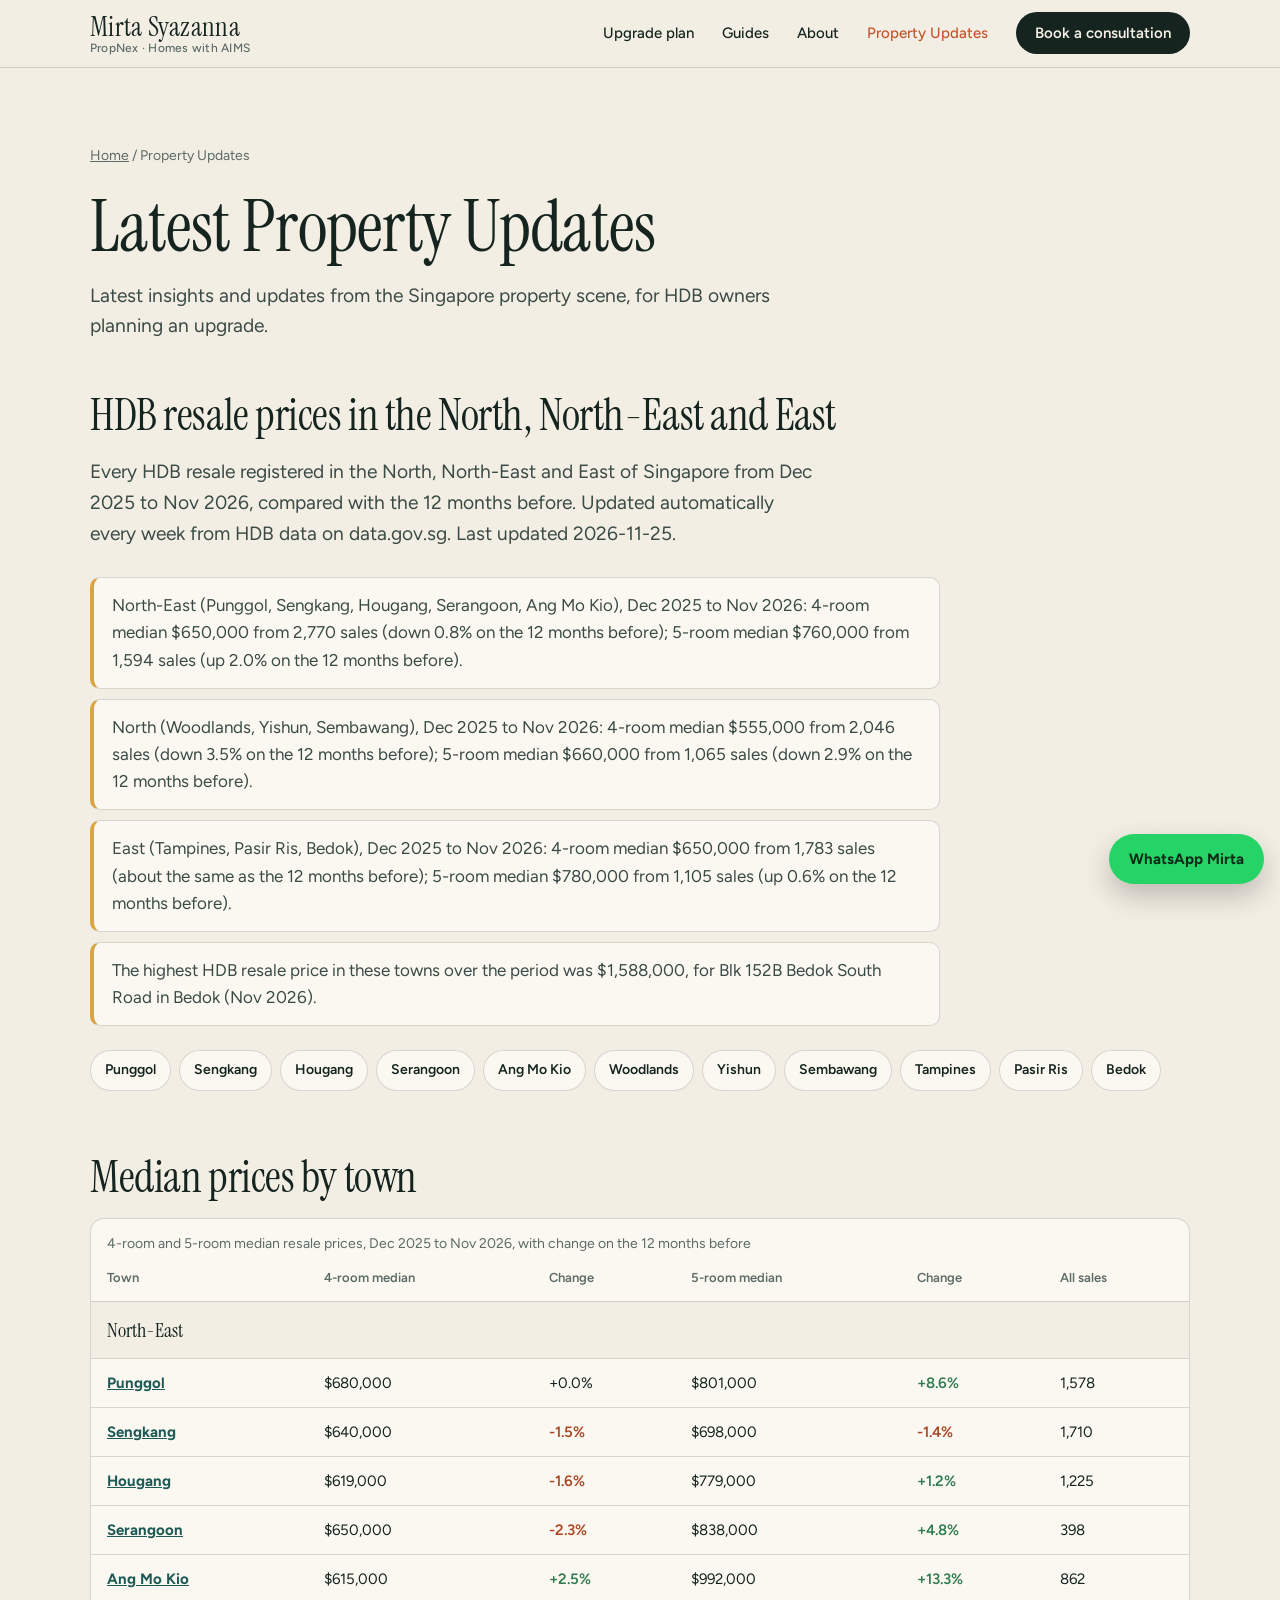
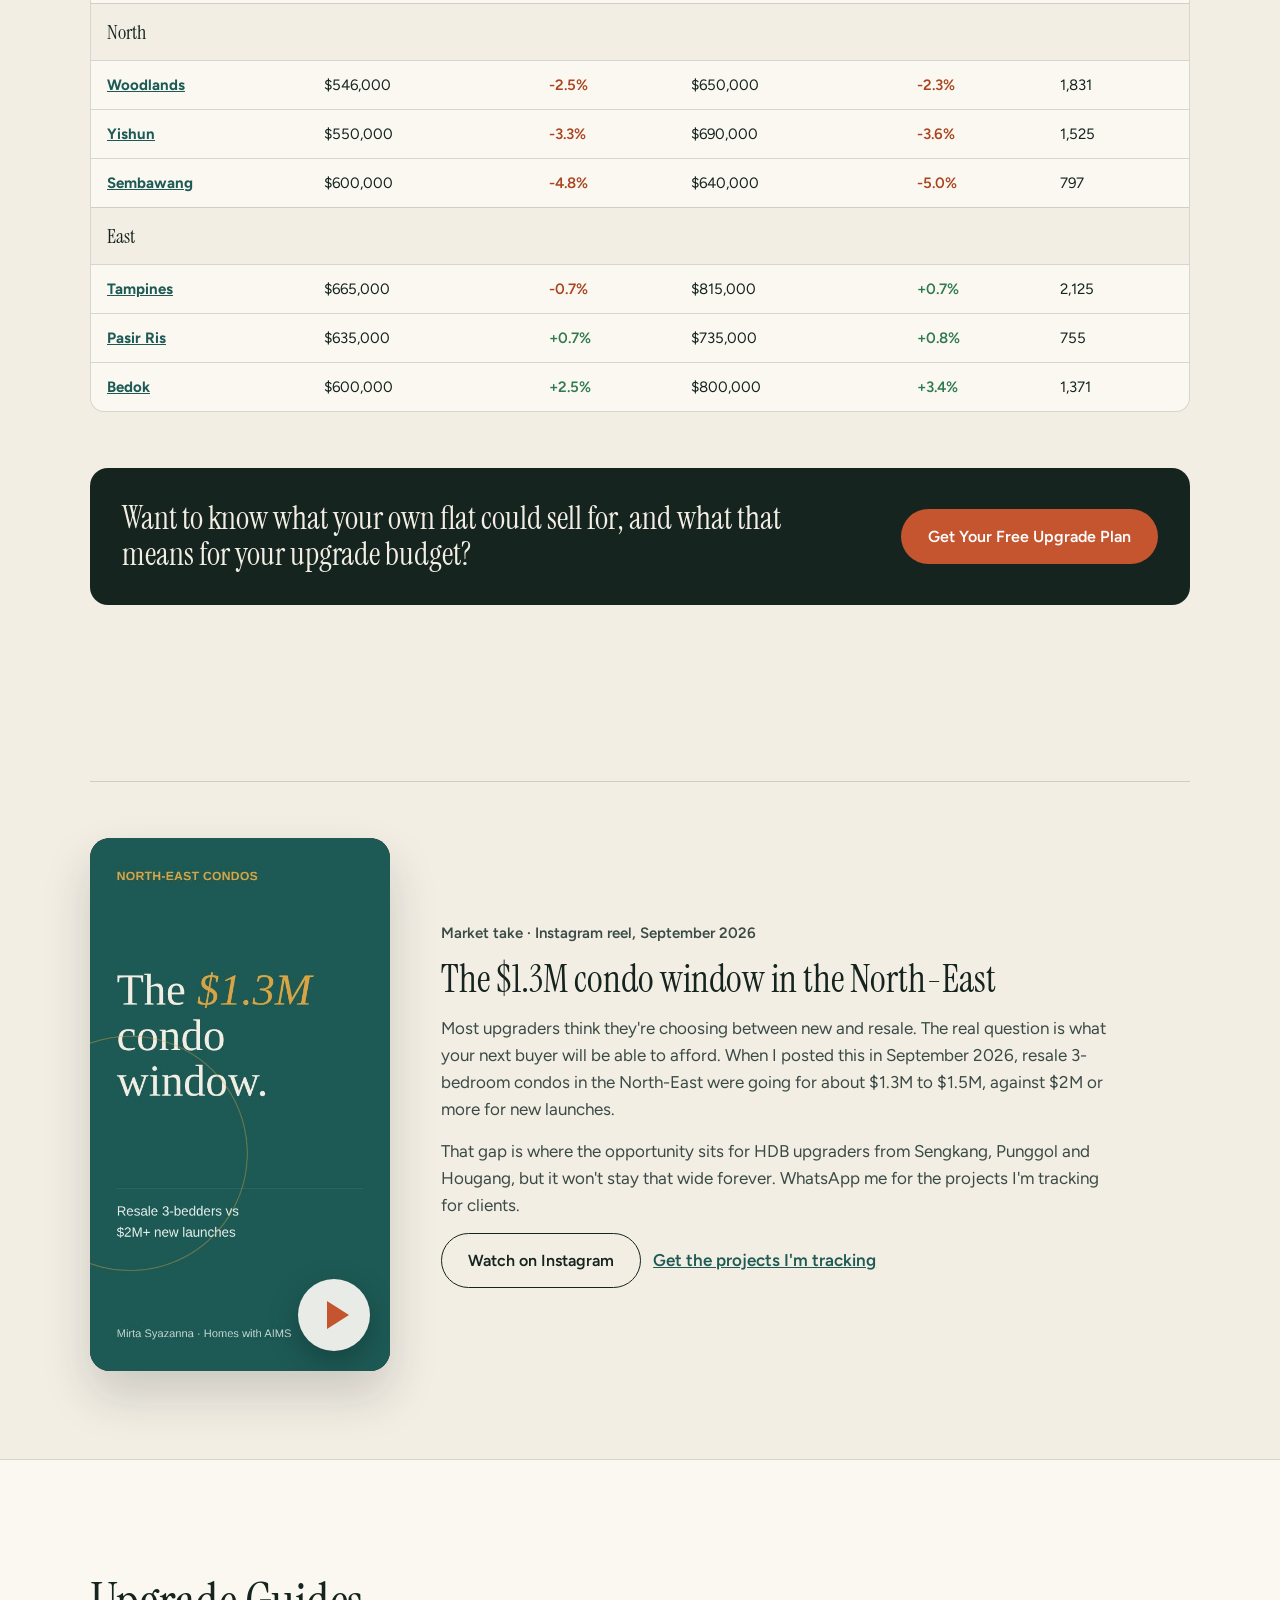
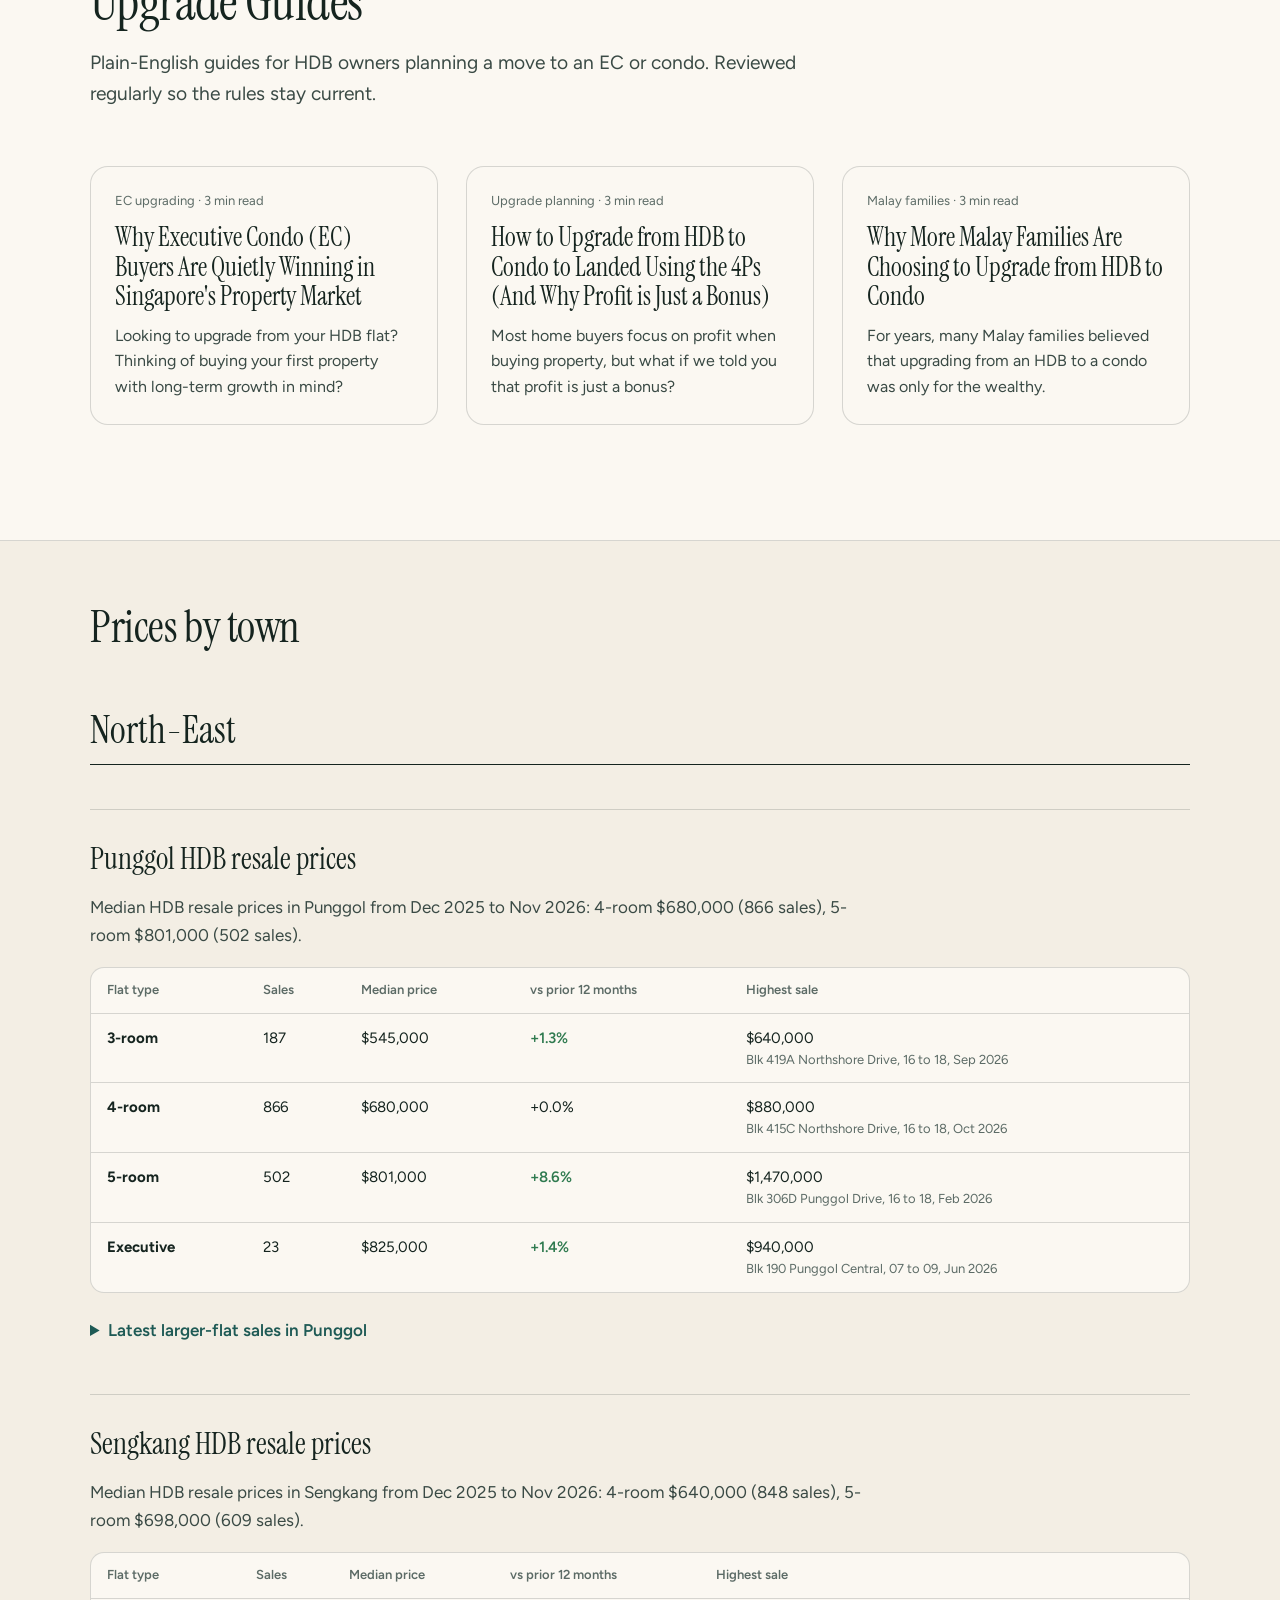
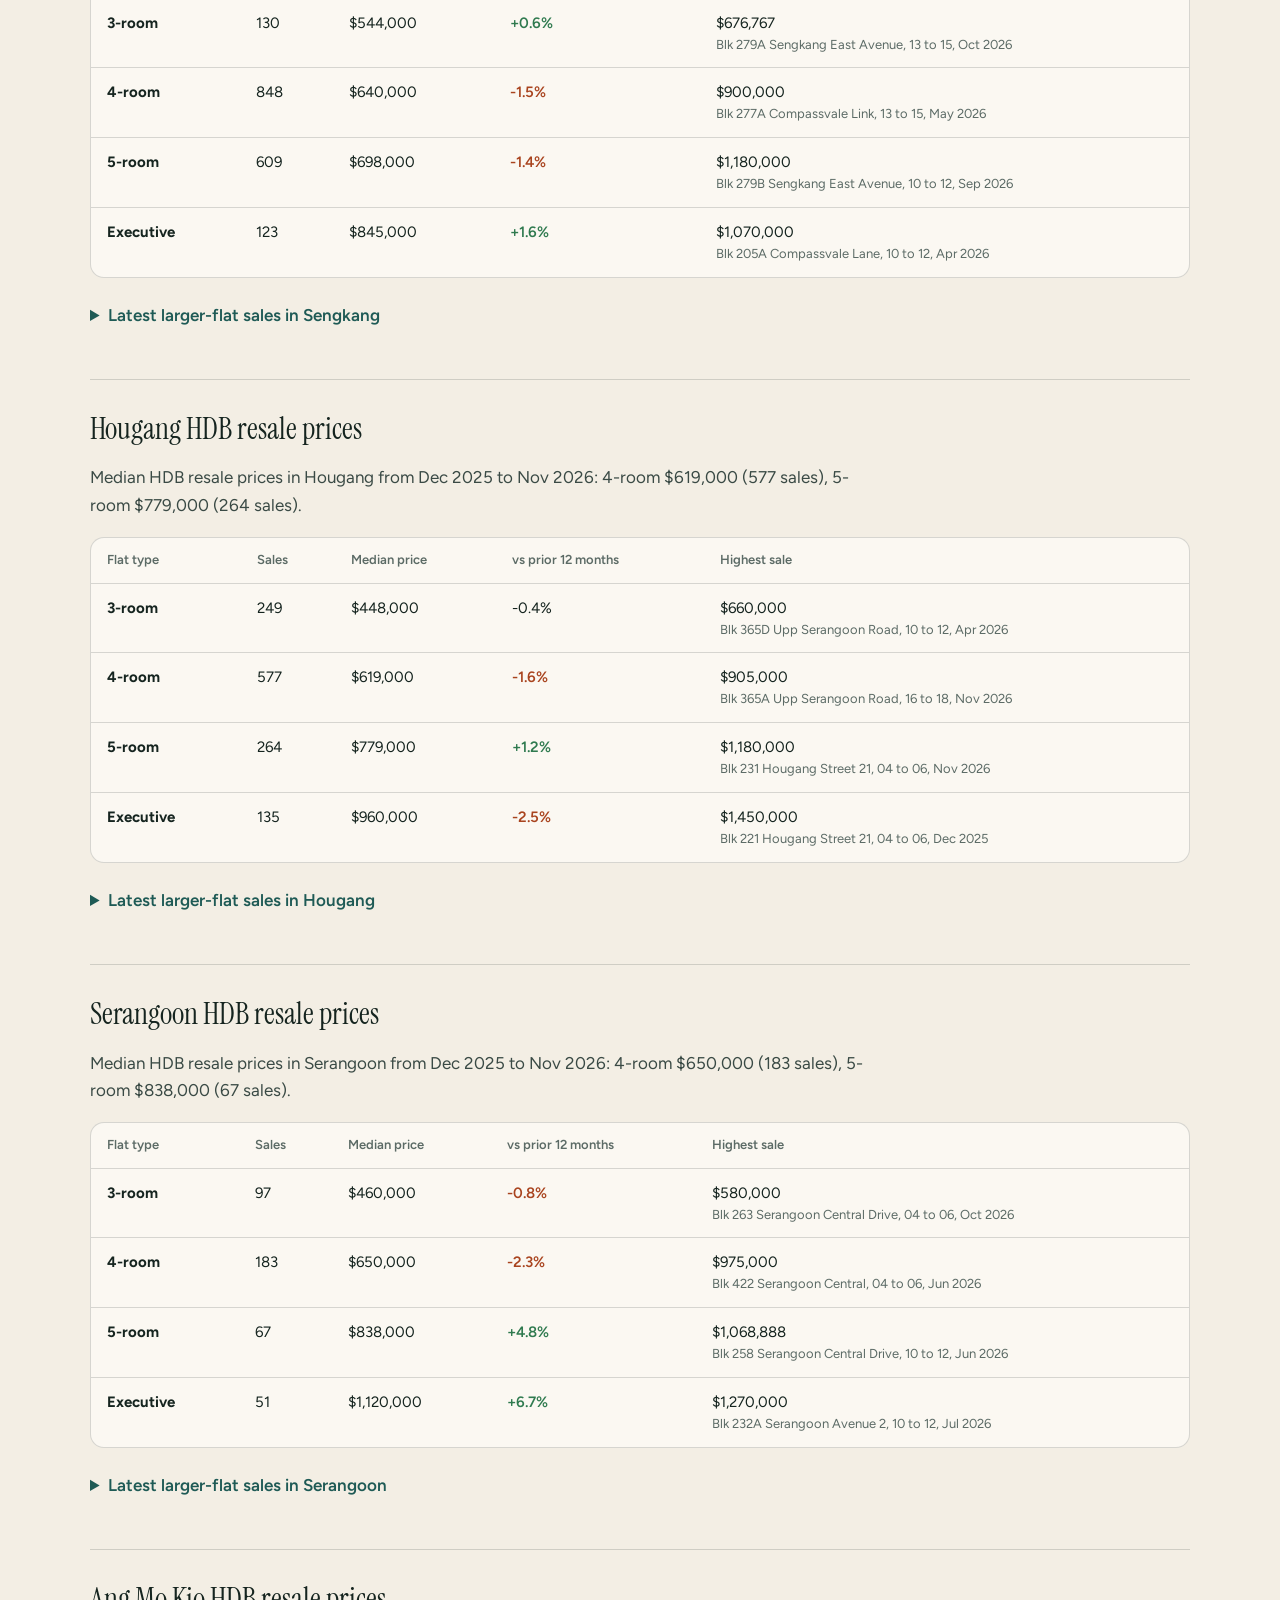
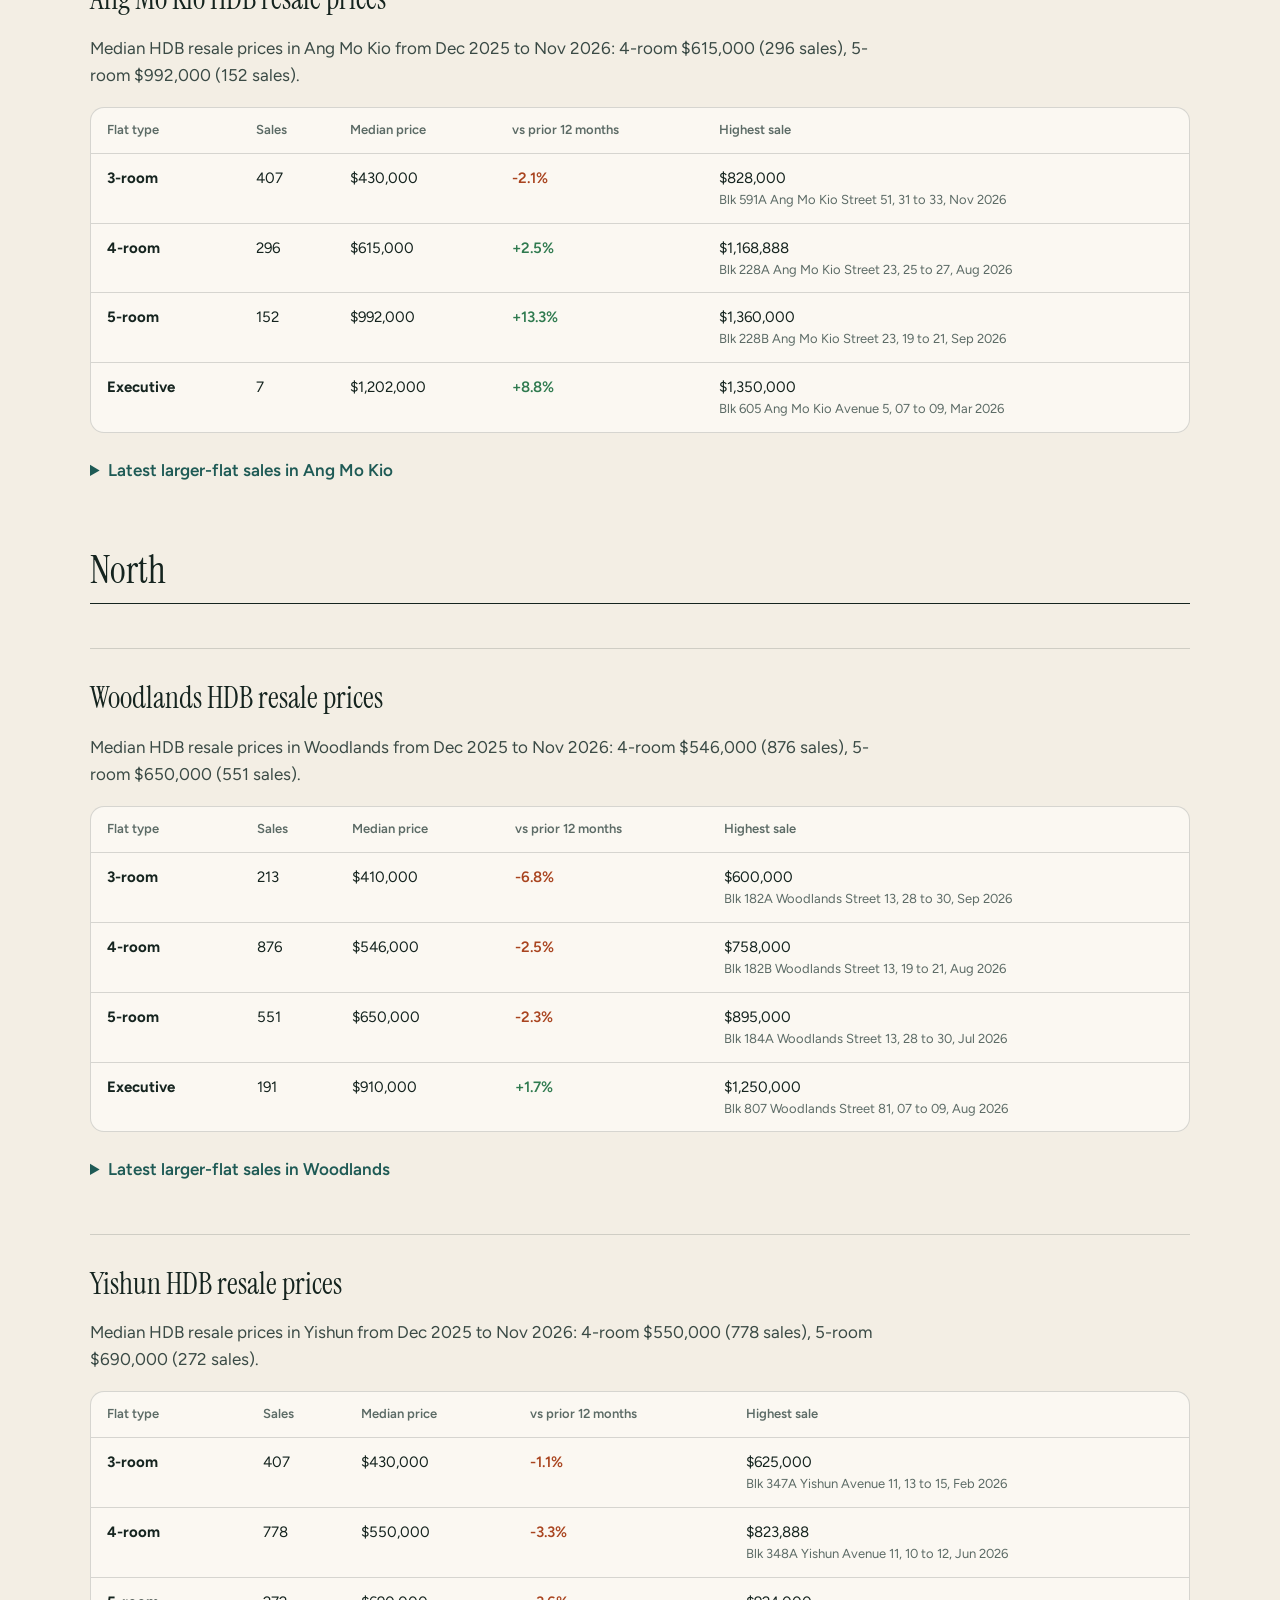
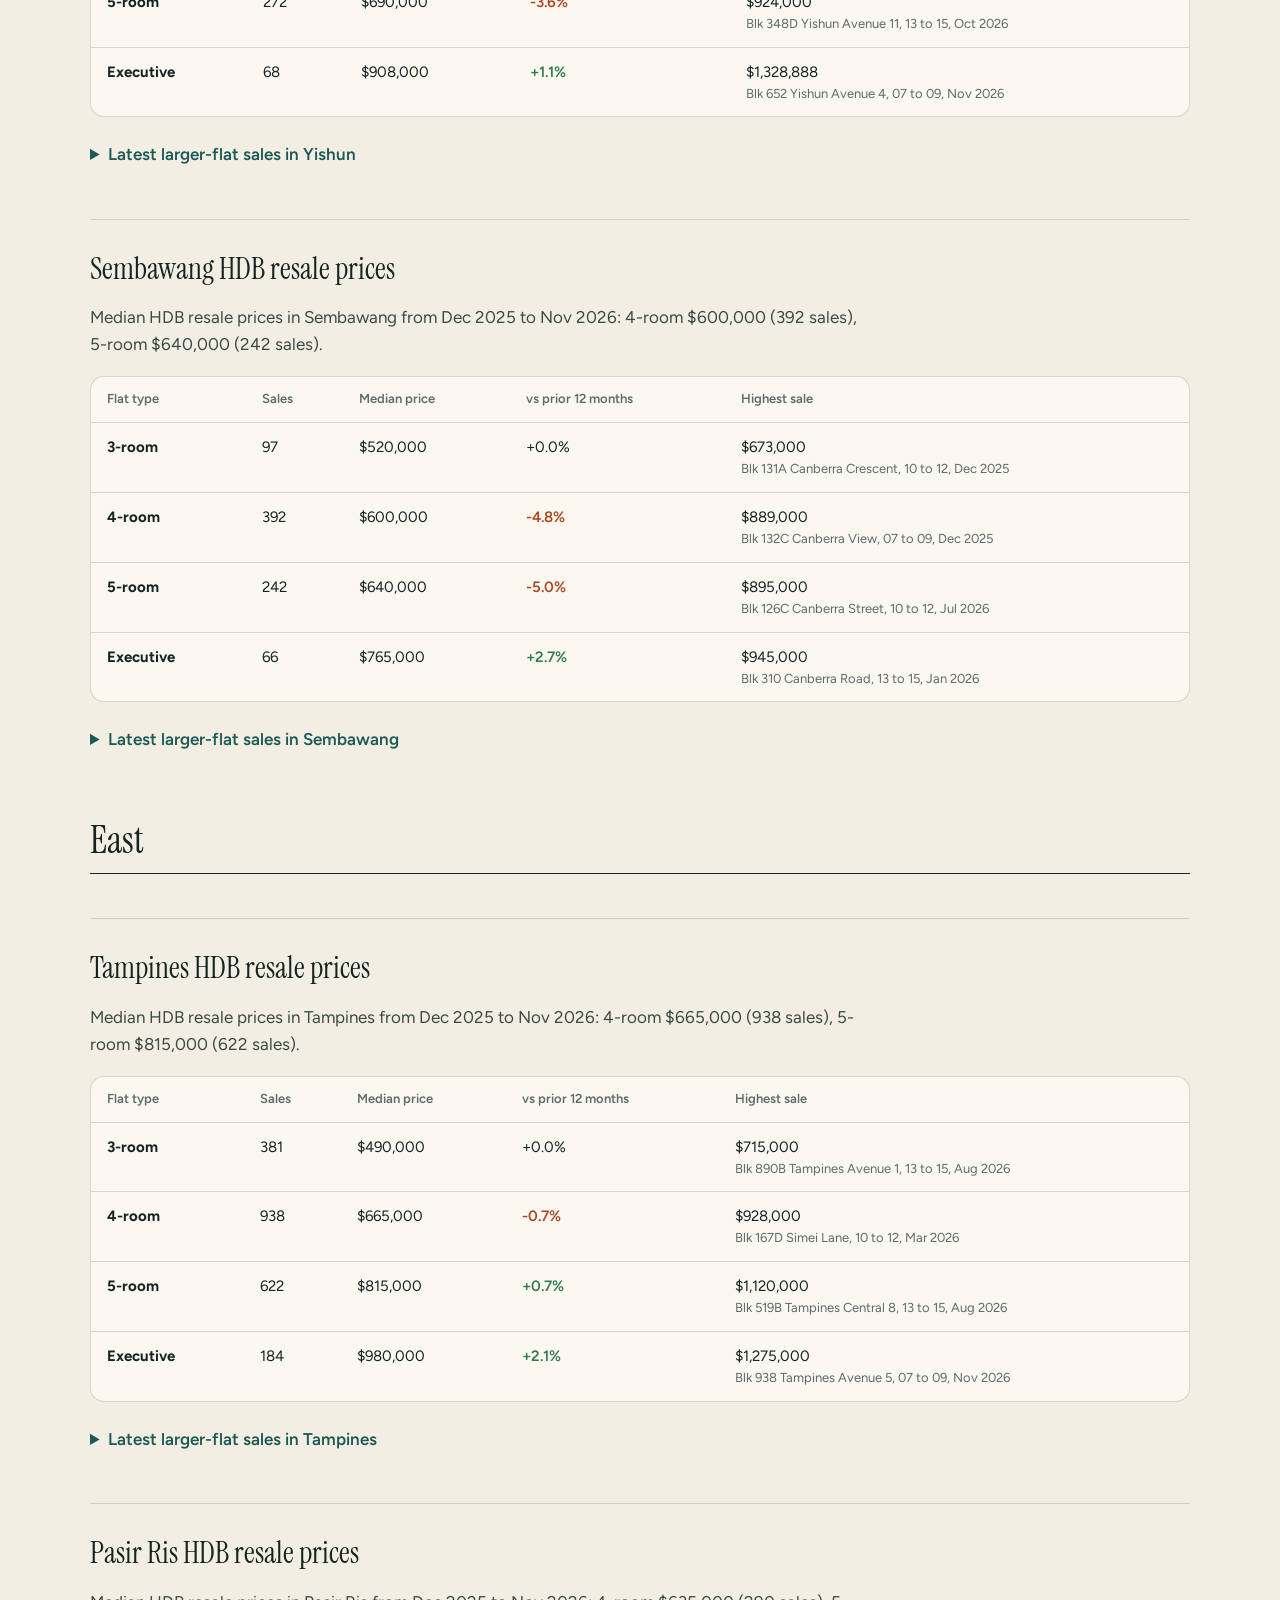
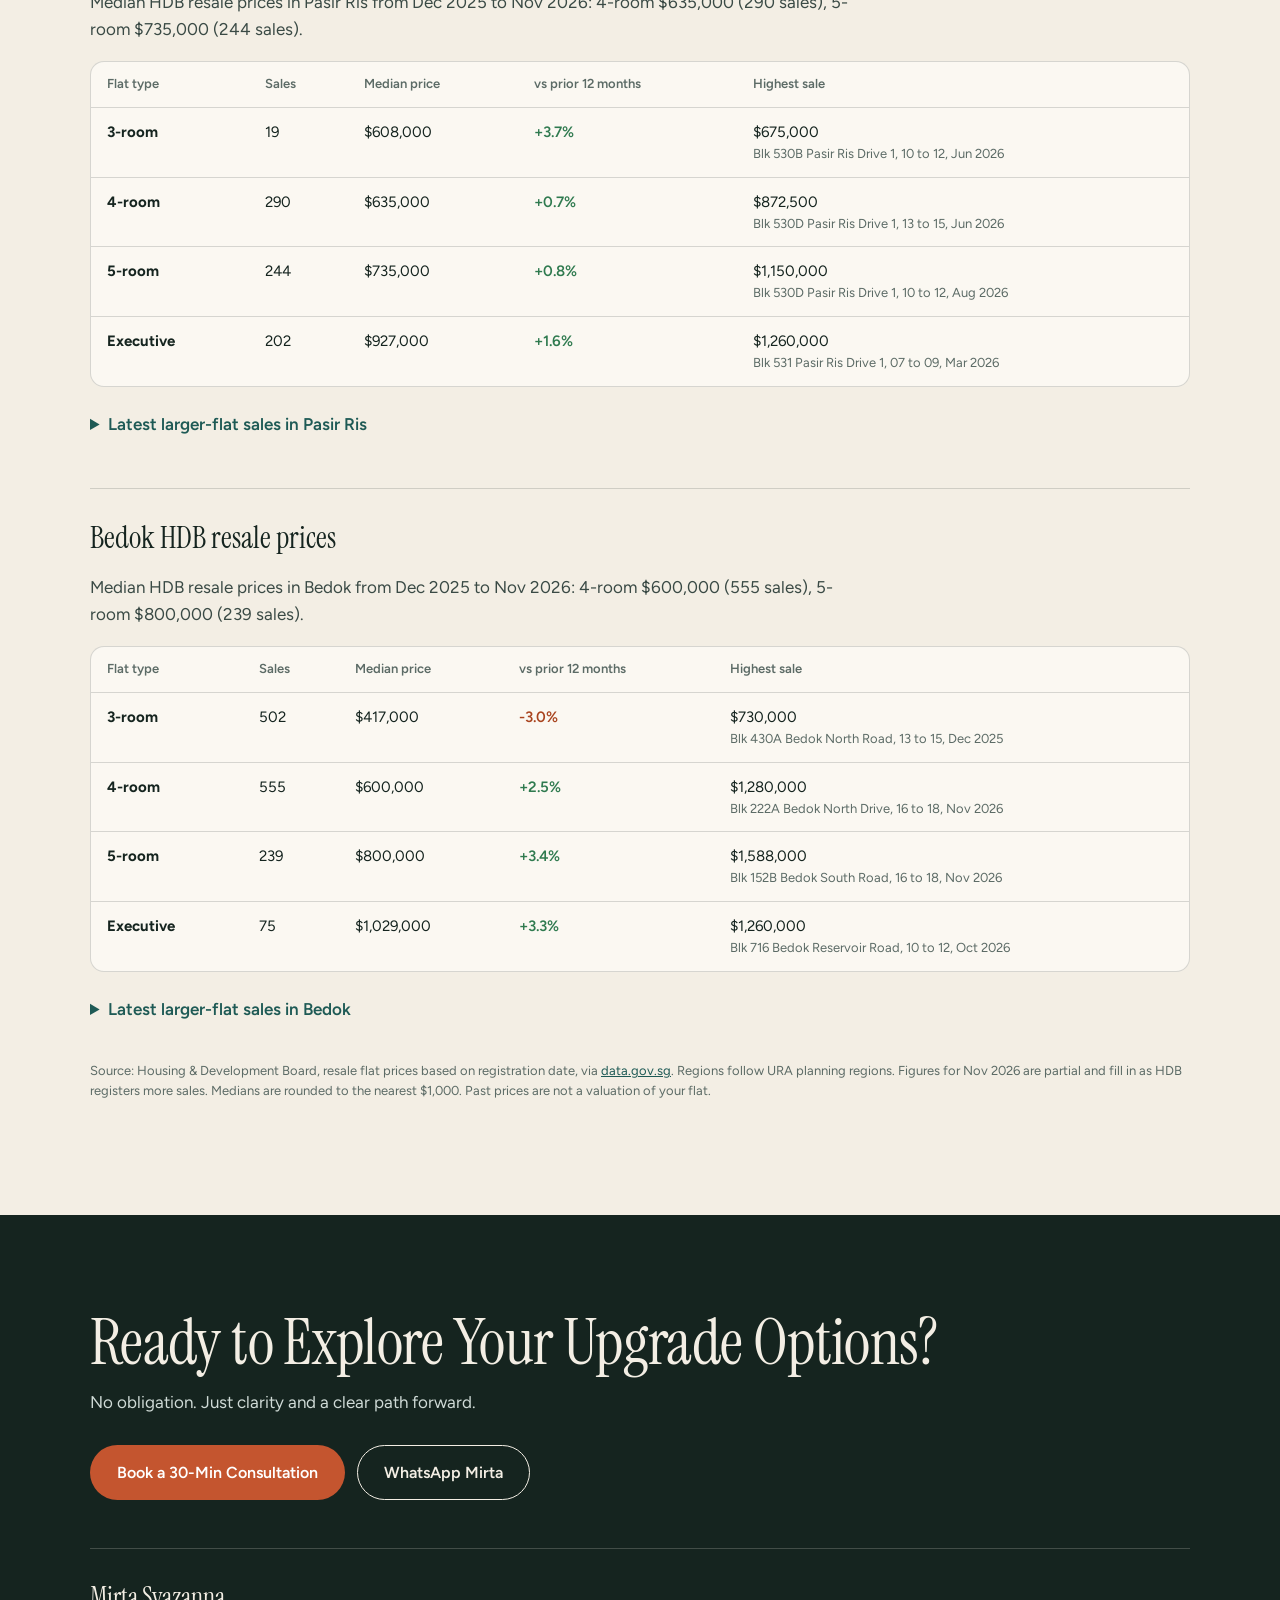
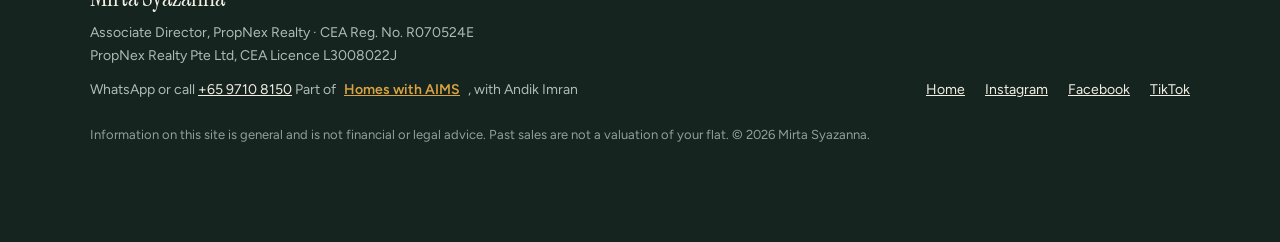
<file: property-updates.html>
<!DOCTYPE html>
<html lang="en-SG">
<head>
<meta charset="utf-8">
<meta name="viewport" content="width=device-width, initial-scale=1">
<title>Mirta Syazanna | Property Updates: HDB Resale Prices in the North, North-East &amp; East</title>
<meta name="description" content="Latest insights and updates from the Singapore property scene: weekly HDB resale prices for Punggol, Sengkang, Hougang, Tampines, Woodlands, Yishun and more, plus upgrade guides.">
<meta name="author" content="Mirta Syazanna">
<link rel="canonical" href="https://mirta.me/property-updates">
<meta name="robots" content="index, follow, max-image-preview:large">
<meta name="theme-color" content="#15241F">
<link rel="icon" href="/favicon.svg" type="image/svg+xml">
<meta property="og:type" content="website">
<meta property="og:site_name" content="Mirta Syazanna, PropNex">
<meta property="og:url" content="https://mirta.me/property-updates">
<meta property="og:title" content="Property Updates: HDB resale prices in the North, North-East and East, updated weekly">
<meta property="og:description" content="Median HDB resale prices, highest sales and latest larger-flat sales in 11 HDB towns across the North, North-East and East, plus upgrade guides by Mirta Syazanna.">
<meta property="og:image" content="https://mirta.me/img/og-mirta-syazanna.jpg">
<meta name="twitter:card" content="summary_large_image">
<link rel="preconnect" href="https://fonts.googleapis.com">
<link rel="preconnect" href="https://fonts.gstatic.com" crossorigin>
<link rel="stylesheet" href="https://fonts.googleapis.com/css2?family=Instrument+Serif:ital@0;1&amp;family=Figtree:wght@400;500;600;700&amp;display=swap">
<link rel="stylesheet" href="/css/site.css">
<script type="application/ld+json">
{
  "@context": "https://schema.org",
  "@graph": [
    {
      "@type": "CollectionPage",
      "@id": "https://mirta.me/property-updates#webpage",
      "url": "https://mirta.me/property-updates",
      "name": "Property Updates",
      "description": "HDB resale prices for towns in the North, North-East and East of Singapore, updated weekly, and evergreen upgrade guides by Mirta Syazanna.",
      "isPartOf": { "@type": "WebSite", "@id": "https://mirta.me/#website", "url": "https://mirta.me/", "name": "Mirta Syazanna" },
      "author": { "@type": "Person", "@id": "https://mirta.me/#mirta", "name": "Mirta Syazanna", "url": "https://mirta.me/" },
      "inLanguage": "en-SG",
      "hasPart": [
        { "@type": "BlogPosting", "headline": "Why Executive Condo (EC) Buyers Are Quietly Winning in Singapore's Property Market", "url": "https://mirta.me/post/why-executive-condo-EC-buyers-quietly-winning-singapore-property-market", "datePublished": "2026-01-13" },
        { "@type": "BlogPosting", "headline": "How to Upgrade from HDB to Condo to Landed Using the 4Ps (And Why Profit is Just a Bonus)", "url": "https://mirta.me/post/how-to-upgrade-from-hdb-condo-landed", "datePublished": "2026-01-13" },
        { "@type": "BlogPosting", "headline": "Why More Malay Families Are Choosing to Upgrade from HDB to Condo", "url": "https://mirta.me/post/why-malay-families-upgrade-hdb-to-condo", "datePublished": "2026-01-13" }
      ]
    },
    {"@type": "VideoObject", "@id": "https://mirta.me/property-updates#condo-window", "name": "The $1.3M condo window in the North-East", "description": "Most upgraders think they're choosing between new and resale. The real question is what your next buyer will be able to afford. When I posted this in September 2026, resale 3-bedroom condos in the North-East were going for about $1.3M to $1.5M, against $2M or more for new launches. That gap is where the opportunity sits for HDB upgraders from Sengkang, Punggol and Hougang, but it won't stay that wide forever. WhatsApp me for the projects I'm tracking for clients.", "thumbnailUrl": "https://mirta.me/img/reel-condo-window.jpg", "uploadDate": "2026-09-22", "embedUrl": "https://www.instagram.com/reel/DdnV7Lcp-l5/embed", "url": "https://www.instagram.com/reel/DdnV7Lcp-l5/", "inLanguage": "en", "author": {"@id": "https://mirta.me/#mirta"}},
    {
      "@type": "BreadcrumbList",
      "itemListElement": [
        { "@type": "ListItem", "position": 1, "name": "Home", "item": "https://mirta.me/" },
        { "@type": "ListItem", "position": 2, "name": "Property Updates", "item": "https://mirta.me/property-updates" }
      ]
    }
  ]
}
</script>
<!-- MARKET-LD:START -->
<script type="application/ld+json">{"@context": "https://schema.org", "@type": "Dataset", "name": "HDB resale prices in North, North-East and East Singapore towns, Dec 2025 to Nov 2026", "description": "North-East (Punggol, Sengkang, Hougang, Serangoon, Ang Mo Kio), Dec 2025 to Nov 2026: 4-room median $650,000 from 2,770 sales (down 0.8% on the 12 months before); 5-room median $760,000 from 1,594 sales (up 2.0% on the 12 months before). North (Woodlands, Yishun, Sembawang), Dec 2025 to Nov 2026: 4-room median $555,000 from 2,046 sales (down 3.5% on the 12 months before); 5-room median $660,000 from 1,065 sales (down 2.9% on the 12 months before). East (Tampines, Pasir Ris, Bedok), Dec 2025 to Nov 2026: 4-room median $650,000 from 1,783 sales (about the same as the 12 months before); 5-room median $780,000 from 1,105 sales (up 0.6% on the 12 months before). The highest HDB resale price in these towns over the period was $1,588,000, for Blk 152B Bedok South Road in Bedok (Nov 2026).", "url": "https://mirta.me/property-updates#market", "dateModified": "2026-11-25", "temporalCoverage": "2025-12/2026-11", "spatialCoverage": ["Punggol, Singapore", "Sengkang, Singapore", "Hougang, Singapore", "Serangoon, Singapore", "Ang Mo Kio, Singapore", "Woodlands, Singapore", "Yishun, Singapore", "Sembawang, Singapore", "Tampines, Singapore", "Pasir Ris, Singapore", "Bedok, Singapore"], "creator": {"@id": "https://mirta.me/#mirta"}, "isBasedOn": "https://data.gov.sg/datasets/d_8b84c4ee58e3cfc0ece0d773c8ca6abc/view", "license": "https://data.gov.sg/open-data-licence"}</script>
<!-- MARKET-LD:END -->
</head>
<body>
<a class="skip" href="#main">Skip to content</a>

<header class="site-header">
  <div class="wrap">
    <a class="brand" href="/" aria-label="Mirta Syazanna, PropNex: home">
      <span class="brand-name">Mirta Syazanna</span>
      <span class="brand-sub">PropNex · Homes with AIMS</span>
    </a>
    <nav class="nav" aria-label="Main">
      <a class="opt-link" href="/#framework">Upgrade plan</a>
      <a class="opt-link" href="/property-updates#guides">Guides</a>
      <a href="/#about">About</a>
      <a class="keep" href="/property-updates" aria-current="page">Property Updates</a>
      <a class="btn" href="/#book">Book<span class="opt"> a consultation</span></a>
    </nav>
  </div>
</header>

<main id="main">
<section class="page-head wrap">
  <div class="head">
    <p class="crumbs"><a href="/">Home</a> / Property Updates</p>
    <h1>Latest Property Updates</h1>
    <p class="lede">Latest insights and updates from the Singapore property scene, for HDB owners planning an upgrade.</p>
  </div>
</section>

<section id="market" class="wrap" style="padding-bottom:clamp(48px,7vw,88px)" aria-label="HDB resale prices in the North, North-East and East"><h2 class="market-h" style="margin-top:0">HDB resale prices in the North, North-East and East</h2>
<!-- MARKET:START -->
<p class="lede">Every HDB resale registered in the North, North-East and East of Singapore from Dec 2025 to Nov 2026, compared with the 12 months before. Updated automatically every week from HDB data on data.gov.sg. Last updated 2026-11-25.</p>
<ul class="key-facts"><li>North-East (Punggol, Sengkang, Hougang, Serangoon, Ang Mo Kio), Dec 2025 to Nov 2026: 4-room median $650,000 from 2,770 sales (down 0.8% on the 12 months before); 5-room median $760,000 from 1,594 sales (up 2.0% on the 12 months before).</li><li>North (Woodlands, Yishun, Sembawang), Dec 2025 to Nov 2026: 4-room median $555,000 from 2,046 sales (down 3.5% on the 12 months before); 5-room median $660,000 from 1,065 sales (down 2.9% on the 12 months before).</li><li>East (Tampines, Pasir Ris, Bedok), Dec 2025 to Nov 2026: 4-room median $650,000 from 1,783 sales (about the same as the 12 months before); 5-room median $780,000 from 1,105 sales (up 0.6% on the 12 months before).</li><li>The highest HDB resale price in these towns over the period was $1,588,000, for Blk 152B Bedok South Road in Bedok (Nov 2026).</li></ul>
<nav class="town-nav" aria-label="Jump to a town"><a href="#punggol">Punggol</a> <a href="#sengkang">Sengkang</a> <a href="#hougang">Hougang</a> <a href="#serangoon">Serangoon</a> <a href="#ang-mo-kio">Ang Mo Kio</a> <a href="#woodlands">Woodlands</a> <a href="#yishun">Yishun</a> <a href="#sembawang">Sembawang</a> <a href="#tampines">Tampines</a> <a href="#pasir-ris">Pasir Ris</a> <a href="#bedok">Bedok</a></nav>

<h2 class="market-h">Median prices by town</h2>
<div class="table-wrap"><table class="overview">
  <caption>4-room and 5-room median resale prices, Dec 2025 to Nov 2026, with change on the 12 months before</caption>
  <thead><tr><th scope="col">Town</th><th scope="col">4-room median</th><th scope="col">Change</th><th scope="col">5-room median</th><th scope="col">Change</th><th scope="col">All sales</th></tr></thead>
  <tbody><tr class="region-row"><th colspan="6" scope="colgroup">North-East</th></tr><tr><th scope="row"><a href="#punggol">Punggol</a></th><td>$680,000</td><td><span class="">+0.0%</span></td><td>$801,000</td><td><span class="up">+8.6%</span></td><td>1,578</td></tr><tr><th scope="row"><a href="#sengkang">Sengkang</a></th><td>$640,000</td><td><span class="down">-1.5%</span></td><td>$698,000</td><td><span class="down">-1.4%</span></td><td>1,710</td></tr><tr><th scope="row"><a href="#hougang">Hougang</a></th><td>$619,000</td><td><span class="down">-1.6%</span></td><td>$779,000</td><td><span class="up">+1.2%</span></td><td>1,225</td></tr><tr><th scope="row"><a href="#serangoon">Serangoon</a></th><td>$650,000</td><td><span class="down">-2.3%</span></td><td>$838,000</td><td><span class="up">+4.8%</span></td><td>398</td></tr><tr><th scope="row"><a href="#ang-mo-kio">Ang Mo Kio</a></th><td>$615,000</td><td><span class="up">+2.5%</span></td><td>$992,000</td><td><span class="up">+13.3%</span></td><td>862</td></tr><tr class="region-row"><th colspan="6" scope="colgroup">North</th></tr><tr><th scope="row"><a href="#woodlands">Woodlands</a></th><td>$546,000</td><td><span class="down">-2.5%</span></td><td>$650,000</td><td><span class="down">-2.3%</span></td><td>1,831</td></tr><tr><th scope="row"><a href="#yishun">Yishun</a></th><td>$550,000</td><td><span class="down">-3.3%</span></td><td>$690,000</td><td><span class="down">-3.6%</span></td><td>1,525</td></tr><tr><th scope="row"><a href="#sembawang">Sembawang</a></th><td>$600,000</td><td><span class="down">-4.8%</span></td><td>$640,000</td><td><span class="down">-5.0%</span></td><td>797</td></tr><tr class="region-row"><th colspan="6" scope="colgroup">East</th></tr><tr><th scope="row"><a href="#tampines">Tampines</a></th><td>$665,000</td><td><span class="down">-0.7%</span></td><td>$815,000</td><td><span class="up">+0.7%</span></td><td>2,125</td></tr><tr><th scope="row"><a href="#pasir-ris">Pasir Ris</a></th><td>$635,000</td><td><span class="up">+0.7%</span></td><td>$735,000</td><td><span class="up">+0.8%</span></td><td>755</td></tr><tr><th scope="row"><a href="#bedok">Bedok</a></th><td>$600,000</td><td><span class="up">+2.5%</span></td><td>$800,000</td><td><span class="up">+3.4%</span></td><td>1,371</td></tr></tbody>
</table></div>
<!-- MARKET:END -->
  <div class="callout">
    <p>Want to know what your own flat could sell for, and what that means for your upgrade budget?</p>
    <a class="btn btn-primary" href="/#book">Get Your Free Upgrade Plan</a>
  </div>
</section>

<section id="market-take" class="wrap" aria-label="Market take" style="padding-bottom:clamp(48px,7vw,88px)">
<div class="reel" id="condo-window">
      <div class="reel-frame" data-embed="https://www.instagram.com/reel/DdnV7Lcp-l5/embed">
        <a class="reel-play" href="https://www.instagram.com/reel/DdnV7Lcp-l5/" target="_blank" rel="noopener" aria-label="Play the reel: The $1.3M condo window in the North-East">
          <img src="/img/reel-condo-window.jpg" width="540" height="960" loading="lazy" decoding="async" alt="Cover of Mirta&#x27;s reel on resale 3-bedroom condos versus new launches in the North-East">
          <span class="reel-btn" aria-hidden="true"></span>
        </a>
      </div>
      <div class="reel-copy">
        <p class="kicker">Market take · Instagram reel, September 2026</p>
        <h3>The $1.3M condo window in the North-East</h3>
        <p>Most upgraders think they&#x27;re choosing between new and resale. The real question is what your next buyer will be able to afford. When I posted this in September 2026, resale 3-bedroom condos in the North-East were going for about $1.3M to $1.5M, against $2M or more for new launches.</p><p>That gap is where the opportunity sits for HDB upgraders from Sengkang, Punggol and Hougang, but it won&#x27;t stay that wide forever. WhatsApp me for the projects I&#x27;m tracking for clients.</p>
        <div class="btn-row">
          <a class="btn btn-ghost" href="https://www.instagram.com/reel/DdnV7Lcp-l5/" target="_blank" rel="noopener">Watch on Instagram</a>
          <a class="textlink" href="https://wa.me/6597108150?text=Hi%20Mirta%2C%20which%20North-East%20resale%20condos%20are%20you%20tracking%3F" target="_blank" rel="noopener">Get the projects I&#x27;m tracking</a>
        </div>
      </div>
    </div>
</section>

<section id="guides" class="band band-paper" aria-labelledby="guides-title">
  <div class="wrap">
    <div class="head">
      <h2 id="guides-title">Upgrade Guides</h2>
      <p class="lede">Plain-English guides for HDB owners planning a move to an EC or condo. Reviewed regularly so the rules stay current.</p>
    </div>
    <div class="posts">
      <a class="post-card" href="/post/why-executive-condo-EC-buyers-quietly-winning-singapore-property-market">
        <span class="meta">EC upgrading · 3 min read</span>
        <h3>Why Executive Condo (EC) Buyers Are Quietly Winning in Singapore's Property Market</h3>
        <p>Looking to upgrade from your HDB flat? Thinking of buying your first property with long-term growth in mind?</p>
      </a>
      <a class="post-card" href="/post/how-to-upgrade-from-hdb-condo-landed">
        <span class="meta">Upgrade planning · 3 min read</span>
        <h3>How to Upgrade from HDB to Condo to Landed Using the 4Ps (And Why Profit is Just a Bonus)</h3>
        <p>Most home buyers focus on profit when buying property, but what if we told you that profit is just a bonus?</p>
      </a>
      <a class="post-card" href="/post/why-malay-families-upgrade-hdb-to-condo">
        <span class="meta">Malay families · 3 min read</span>
        <h3>Why More Malay Families Are Choosing to Upgrade from HDB to Condo</h3>
        <p>For years, many Malay families believed that upgrading from an HDB to a condo was only for the wealthy.</p>
      </a>
    </div>
  </div>
</section>

<section id="towns" class="wrap" aria-label="HDB resale prices by town" style="padding-bottom:clamp(64px,9vw,120px)">
<!-- MARKET-TOWNS:START -->
<h2 class="market-h">Prices by town</h2>
<h3 class="region-h" id="north-east">North-East</h3>

<article class="town-block" id="punggol">
  <h4>Punggol HDB resale prices</h4>
  <p>Median HDB resale prices in Punggol from Dec 2025 to Nov 2026: 4-room $680,000 (866 sales), 5-room $801,000 (502 sales).</p>
  <div class="table-wrap"><table>
    <thead><tr><th scope="col">Flat type</th><th scope="col">Sales</th><th scope="col">Median price</th><th scope="col">vs prior 12 months</th><th scope="col">Highest sale</th></tr></thead>
    <tbody><tr><th scope="row">3-room</th><td>187</td><td>$545,000</td><td><span class="up">+1.3%</span></td><td>$640,000<small>Blk 419A Northshore Drive, 16 to 18, Sep 2026</small></td></tr><tr><th scope="row">4-room</th><td>866</td><td>$680,000</td><td><span class="">+0.0%</span></td><td>$880,000<small>Blk 415C Northshore Drive, 16 to 18, Oct 2026</small></td></tr><tr><th scope="row">5-room</th><td>502</td><td>$801,000</td><td><span class="up">+8.6%</span></td><td>$1,470,000<small>Blk 306D Punggol Drive, 16 to 18, Feb 2026</small></td></tr><tr><th scope="row">Executive</th><td>23</td><td>$825,000</td><td><span class="up">+1.4%</span></td><td>$940,000<small>Blk 190 Punggol Central, 07 to 09, Jun 2026</small></td></tr></tbody>
  </table></div>
  <details class="recent-sales"><summary>Latest larger-flat sales in Punggol</summary>
  <div class="table-wrap"><table>
    <thead><tr><th scope="col">Month</th><th scope="col">Type</th><th scope="col">Block</th><th scope="col">Storey</th><th scope="col">Size</th><th scope="col">Price</th></tr></thead>
    <tbody><tr><td>Nov 2026</td><td>5-room</td><td>Blk 420D Northshore Drive</td><td>10 to 12</td><td>112 sqm</td><td>$1,010,000</td></tr><tr><td>Nov 2026</td><td>5-room</td><td>Blk 420B Northshore Drive</td><td>10 to 12</td><td>115 sqm</td><td>$1,010,000</td></tr><tr><td>Nov 2026</td><td>5-room</td><td>Blk 422B Northshore Drive</td><td>04 to 06</td><td>113 sqm</td><td>$1,008,888</td></tr><tr><td>Nov 2026</td><td>5-room</td><td>Blk 422B Northshore Drive</td><td>07 to 09</td><td>113 sqm</td><td>$998,000</td></tr><tr><td>Nov 2026</td><td>5-room</td><td>Blk 422B Northshore Drive</td><td>07 to 09</td><td>113 sqm</td><td>$980,000</td></tr></tbody>
  </table></div></details>
</article>

<article class="town-block" id="sengkang">
  <h4>Sengkang HDB resale prices</h4>
  <p>Median HDB resale prices in Sengkang from Dec 2025 to Nov 2026: 4-room $640,000 (848 sales), 5-room $698,000 (609 sales).</p>
  <div class="table-wrap"><table>
    <thead><tr><th scope="col">Flat type</th><th scope="col">Sales</th><th scope="col">Median price</th><th scope="col">vs prior 12 months</th><th scope="col">Highest sale</th></tr></thead>
    <tbody><tr><th scope="row">3-room</th><td>130</td><td>$544,000</td><td><span class="up">+0.6%</span></td><td>$676,767<small>Blk 279A Sengkang East Avenue, 13 to 15, Oct 2026</small></td></tr><tr><th scope="row">4-room</th><td>848</td><td>$640,000</td><td><span class="down">-1.5%</span></td><td>$900,000<small>Blk 277A Compassvale Link, 13 to 15, May 2026</small></td></tr><tr><th scope="row">5-room</th><td>609</td><td>$698,000</td><td><span class="down">-1.4%</span></td><td>$1,180,000<small>Blk 279B Sengkang East Avenue, 10 to 12, Sep 2026</small></td></tr><tr><th scope="row">Executive</th><td>123</td><td>$845,000</td><td><span class="up">+1.6%</span></td><td>$1,070,000<small>Blk 205A Compassvale Lane, 10 to 12, Apr 2026</small></td></tr></tbody>
  </table></div>
  <details class="recent-sales"><summary>Latest larger-flat sales in Sengkang</summary>
  <div class="table-wrap"><table>
    <thead><tr><th scope="col">Month</th><th scope="col">Type</th><th scope="col">Block</th><th scope="col">Storey</th><th scope="col">Size</th><th scope="col">Price</th></tr></thead>
    <tbody><tr><td>Nov 2026</td><td>5-room</td><td>Blk 274A Compassvale Bow</td><td>10 to 12</td><td>113 sqm</td><td>$1,088,000</td></tr><tr><td>Nov 2026</td><td>5-room</td><td>Blk 356B Anchorvale Lane</td><td>13 to 15</td><td>113 sqm</td><td>$928,000</td></tr><tr><td>Nov 2026</td><td>Executive</td><td>Blk 204D Compassvale Drive</td><td>10 to 12</td><td>130 sqm</td><td>$920,000</td></tr><tr><td>Nov 2026</td><td>Executive</td><td>Blk 315B Anchorvale Road</td><td>07 to 09</td><td>125 sqm</td><td>$878,000</td></tr><tr><td>Nov 2026</td><td>5-room</td><td>Blk 356B Anchorvale Lane</td><td>07 to 09</td><td>113 sqm</td><td>$873,888</td></tr></tbody>
  </table></div></details>
</article>

<article class="town-block" id="hougang">
  <h4>Hougang HDB resale prices</h4>
  <p>Median HDB resale prices in Hougang from Dec 2025 to Nov 2026: 4-room $619,000 (577 sales), 5-room $779,000 (264 sales).</p>
  <div class="table-wrap"><table>
    <thead><tr><th scope="col">Flat type</th><th scope="col">Sales</th><th scope="col">Median price</th><th scope="col">vs prior 12 months</th><th scope="col">Highest sale</th></tr></thead>
    <tbody><tr><th scope="row">3-room</th><td>249</td><td>$448,000</td><td><span class="">-0.4%</span></td><td>$660,000<small>Blk 365D Upp Serangoon Road, 10 to 12, Apr 2026</small></td></tr><tr><th scope="row">4-room</th><td>577</td><td>$619,000</td><td><span class="down">-1.6%</span></td><td>$905,000<small>Blk 365A Upp Serangoon Road, 16 to 18, Nov 2026</small></td></tr><tr><th scope="row">5-room</th><td>264</td><td>$779,000</td><td><span class="up">+1.2%</span></td><td>$1,180,000<small>Blk 231 Hougang Street 21, 04 to 06, Nov 2026</small></td></tr><tr><th scope="row">Executive</th><td>135</td><td>$960,000</td><td><span class="down">-2.5%</span></td><td>$1,450,000<small>Blk 221 Hougang Street 21, 04 to 06, Dec 2025</small></td></tr></tbody>
  </table></div>
  <details class="recent-sales"><summary>Latest larger-flat sales in Hougang</summary>
  <div class="table-wrap"><table>
    <thead><tr><th scope="col">Month</th><th scope="col">Type</th><th scope="col">Block</th><th scope="col">Storey</th><th scope="col">Size</th><th scope="col">Price</th></tr></thead>
    <tbody><tr><td>Nov 2026</td><td>5-room</td><td>Blk 231 Hougang Street 21</td><td>04 to 06</td><td>152 sqm</td><td>$1,180,000</td></tr><tr><td>Nov 2026</td><td>Executive</td><td>Blk 834 Hougang Central</td><td>04 to 06</td><td>147 sqm</td><td>$1,100,000</td></tr><tr><td>Nov 2026</td><td>Executive</td><td>Blk 940 Hougang Street 92</td><td>04 to 06</td><td>142 sqm</td><td>$1,021,888</td></tr><tr><td>Nov 2026</td><td>5-room</td><td>Blk 377A Hougang Street 32</td><td>04 to 06</td><td>114 sqm</td><td>$1,010,000</td></tr><tr><td>Nov 2026</td><td>Executive</td><td>Blk 633 Hougang Avenue 8</td><td>04 to 06</td><td>148 sqm</td><td>$990,000</td></tr></tbody>
  </table></div></details>
</article>

<article class="town-block" id="serangoon">
  <h4>Serangoon HDB resale prices</h4>
  <p>Median HDB resale prices in Serangoon from Dec 2025 to Nov 2026: 4-room $650,000 (183 sales), 5-room $838,000 (67 sales).</p>
  <div class="table-wrap"><table>
    <thead><tr><th scope="col">Flat type</th><th scope="col">Sales</th><th scope="col">Median price</th><th scope="col">vs prior 12 months</th><th scope="col">Highest sale</th></tr></thead>
    <tbody><tr><th scope="row">3-room</th><td>97</td><td>$460,000</td><td><span class="down">-0.8%</span></td><td>$580,000<small>Blk 263 Serangoon Central Drive, 04 to 06, Oct 2026</small></td></tr><tr><th scope="row">4-room</th><td>183</td><td>$650,000</td><td><span class="down">-2.3%</span></td><td>$975,000<small>Blk 422 Serangoon Central, 04 to 06, Jun 2026</small></td></tr><tr><th scope="row">5-room</th><td>67</td><td>$838,000</td><td><span class="up">+4.8%</span></td><td>$1,068,888<small>Blk 258 Serangoon Central Drive, 10 to 12, Jun 2026</small></td></tr><tr><th scope="row">Executive</th><td>51</td><td>$1,120,000</td><td><span class="up">+6.7%</span></td><td>$1,270,000<small>Blk 232A Serangoon Avenue 2, 10 to 12, Jul 2026</small></td></tr></tbody>
  </table></div>
  <details class="recent-sales"><summary>Latest larger-flat sales in Serangoon</summary>
  <div class="table-wrap"><table>
    <thead><tr><th scope="col">Month</th><th scope="col">Type</th><th scope="col">Block</th><th scope="col">Storey</th><th scope="col">Size</th><th scope="col">Price</th></tr></thead>
    <tbody><tr><td>Nov 2026</td><td>Executive</td><td>Blk 322 Serangoon Avenue 3</td><td>04 to 06</td><td>146 sqm</td><td>$1,257,000</td></tr><tr><td>Nov 2026</td><td>Executive</td><td>Blk 142 Serangoon North Avenue 1</td><td>01 to 03</td><td>151 sqm</td><td>$1,090,000</td></tr><tr><td>Nov 2026</td><td>Executive</td><td>Blk 539 Serangoon North Avenue 4</td><td>01 to 03</td><td>147 sqm</td><td>$965,000</td></tr><tr><td>Nov 2026</td><td>4-room</td><td>Blk 414 Serangoon Central</td><td>04 to 06</td><td>108 sqm</td><td>$950,000</td></tr><tr><td>Nov 2026</td><td>5-room</td><td>Blk 546 Serangoon North Avenue 3</td><td>07 to 09</td><td>121 sqm</td><td>$860,000</td></tr></tbody>
  </table></div></details>
</article>

<article class="town-block" id="ang-mo-kio">
  <h4>Ang Mo Kio HDB resale prices</h4>
  <p>Median HDB resale prices in Ang Mo Kio from Dec 2025 to Nov 2026: 4-room $615,000 (296 sales), 5-room $992,000 (152 sales).</p>
  <div class="table-wrap"><table>
    <thead><tr><th scope="col">Flat type</th><th scope="col">Sales</th><th scope="col">Median price</th><th scope="col">vs prior 12 months</th><th scope="col">Highest sale</th></tr></thead>
    <tbody><tr><th scope="row">3-room</th><td>407</td><td>$430,000</td><td><span class="down">-2.1%</span></td><td>$828,000<small>Blk 591A Ang Mo Kio Street 51, 31 to 33, Nov 2026</small></td></tr><tr><th scope="row">4-room</th><td>296</td><td>$615,000</td><td><span class="up">+2.5%</span></td><td>$1,168,888<small>Blk 228A Ang Mo Kio Street 23, 25 to 27, Aug 2026</small></td></tr><tr><th scope="row">5-room</th><td>152</td><td>$992,000</td><td><span class="up">+13.3%</span></td><td>$1,360,000<small>Blk 228B Ang Mo Kio Street 23, 19 to 21, Sep 2026</small></td></tr><tr><th scope="row">Executive</th><td>7</td><td>$1,202,000</td><td><span class="up">+8.8%</span></td><td>$1,350,000<small>Blk 605 Ang Mo Kio Avenue 5, 07 to 09, Mar 2026</small></td></tr></tbody>
  </table></div>
  <details class="recent-sales"><summary>Latest larger-flat sales in Ang Mo Kio</summary>
  <div class="table-wrap"><table>
    <thead><tr><th scope="col">Month</th><th scope="col">Type</th><th scope="col">Block</th><th scope="col">Storey</th><th scope="col">Size</th><th scope="col">Price</th></tr></thead>
    <tbody><tr><td>Nov 2026</td><td>5-room</td><td>Blk 588C Ang Mo Kio Street 52</td><td>16 to 18</td><td>112 sqm</td><td>$1,280,000</td></tr><tr><td>Nov 2026</td><td>5-room</td><td>Blk 260B Ang Mo Kio Street 21</td><td>04 to 06</td><td>113 sqm</td><td>$1,175,000</td></tr><tr><td>Nov 2026</td><td>4-room</td><td>Blk 228B Ang Mo Kio Street 23</td><td>19 to 21</td><td>93 sqm</td><td>$1,088,888</td></tr><tr><td>Nov 2026</td><td>5-room</td><td>Blk 588A Ang Mo Kio Street 52</td><td>07 to 09</td><td>112 sqm</td><td>$1,080,000</td></tr><tr><td>Nov 2026</td><td>4-room</td><td>Blk 260B Ang Mo Kio Street 21</td><td>07 to 09</td><td>93 sqm</td><td>$1,050,000</td></tr></tbody>
  </table></div></details>
</article>
<h3 class="region-h" id="north">North</h3>

<article class="town-block" id="woodlands">
  <h4>Woodlands HDB resale prices</h4>
  <p>Median HDB resale prices in Woodlands from Dec 2025 to Nov 2026: 4-room $546,000 (876 sales), 5-room $650,000 (551 sales).</p>
  <div class="table-wrap"><table>
    <thead><tr><th scope="col">Flat type</th><th scope="col">Sales</th><th scope="col">Median price</th><th scope="col">vs prior 12 months</th><th scope="col">Highest sale</th></tr></thead>
    <tbody><tr><th scope="row">3-room</th><td>213</td><td>$410,000</td><td><span class="down">-6.8%</span></td><td>$600,000<small>Blk 182A Woodlands Street 13, 28 to 30, Sep 2026</small></td></tr><tr><th scope="row">4-room</th><td>876</td><td>$546,000</td><td><span class="down">-2.5%</span></td><td>$758,000<small>Blk 182B Woodlands Street 13, 19 to 21, Aug 2026</small></td></tr><tr><th scope="row">5-room</th><td>551</td><td>$650,000</td><td><span class="down">-2.3%</span></td><td>$895,000<small>Blk 184A Woodlands Street 13, 28 to 30, Jul 2026</small></td></tr><tr><th scope="row">Executive</th><td>191</td><td>$910,000</td><td><span class="up">+1.7%</span></td><td>$1,250,000<small>Blk 807 Woodlands Street 81, 07 to 09, Aug 2026</small></td></tr></tbody>
  </table></div>
  <details class="recent-sales"><summary>Latest larger-flat sales in Woodlands</summary>
  <div class="table-wrap"><table>
    <thead><tr><th scope="col">Month</th><th scope="col">Type</th><th scope="col">Block</th><th scope="col">Storey</th><th scope="col">Size</th><th scope="col">Price</th></tr></thead>
    <tbody><tr><td>Nov 2026</td><td>Executive</td><td>Blk 115 Marsiling Rise</td><td>04 to 06</td><td>184 sqm</td><td>$1,000,000</td></tr><tr><td>Nov 2026</td><td>Executive</td><td>Blk 128 Marsiling Rise</td><td>01 to 03</td><td>170 sqm</td><td>$1,000,000</td></tr><tr><td>Nov 2026</td><td>Executive</td><td>Blk 788E Woodlands Crescent</td><td>13 to 15</td><td>141 sqm</td><td>$850,000</td></tr><tr><td>Nov 2026</td><td>Executive</td><td>Blk 359 Woodlands Avenue 5</td><td>07 to 09</td><td>140 sqm</td><td>$848,000</td></tr><tr><td>Nov 2026</td><td>Executive</td><td>Blk 788B Woodlands Crescent</td><td>04 to 06</td><td>143 sqm</td><td>$840,000</td></tr></tbody>
  </table></div></details>
</article>

<article class="town-block" id="yishun">
  <h4>Yishun HDB resale prices</h4>
  <p>Median HDB resale prices in Yishun from Dec 2025 to Nov 2026: 4-room $550,000 (778 sales), 5-room $690,000 (272 sales).</p>
  <div class="table-wrap"><table>
    <thead><tr><th scope="col">Flat type</th><th scope="col">Sales</th><th scope="col">Median price</th><th scope="col">vs prior 12 months</th><th scope="col">Highest sale</th></tr></thead>
    <tbody><tr><th scope="row">3-room</th><td>407</td><td>$430,000</td><td><span class="down">-1.1%</span></td><td>$625,000<small>Blk 347A Yishun Avenue 11, 13 to 15, Feb 2026</small></td></tr><tr><th scope="row">4-room</th><td>778</td><td>$550,000</td><td><span class="down">-3.3%</span></td><td>$823,888<small>Blk 348A Yishun Avenue 11, 10 to 12, Jun 2026</small></td></tr><tr><th scope="row">5-room</th><td>272</td><td>$690,000</td><td><span class="down">-3.6%</span></td><td>$924,000<small>Blk 348D Yishun Avenue 11, 13 to 15, Oct 2026</small></td></tr><tr><th scope="row">Executive</th><td>68</td><td>$908,000</td><td><span class="up">+1.1%</span></td><td>$1,328,888<small>Blk 652 Yishun Avenue 4, 07 to 09, Nov 2026</small></td></tr></tbody>
  </table></div>
  <details class="recent-sales"><summary>Latest larger-flat sales in Yishun</summary>
  <div class="table-wrap"><table>
    <thead><tr><th scope="col">Month</th><th scope="col">Type</th><th scope="col">Block</th><th scope="col">Storey</th><th scope="col">Size</th><th scope="col">Price</th></tr></thead>
    <tbody><tr><td>Nov 2026</td><td>Executive</td><td>Blk 652 Yishun Avenue 4</td><td>07 to 09</td><td>164 sqm</td><td>$1,328,888</td></tr><tr><td>Nov 2026</td><td>Executive</td><td>Blk 664 Yishun Avenue 4</td><td>01 to 03</td><td>181 sqm</td><td>$1,250,000</td></tr><tr><td>Nov 2026</td><td>Executive</td><td>Blk 326 Yishun Ring Road</td><td>04 to 06</td><td>146 sqm</td><td>$930,000</td></tr><tr><td>Nov 2026</td><td>Executive</td><td>Blk 837 Yishun Street 81</td><td>01 to 03</td><td>146 sqm</td><td>$925,888</td></tr><tr><td>Nov 2026</td><td>Executive</td><td>Blk 277 Yishun Street 22</td><td>01 to 03</td><td>152 sqm</td><td>$918,000</td></tr></tbody>
  </table></div></details>
</article>

<article class="town-block" id="sembawang">
  <h4>Sembawang HDB resale prices</h4>
  <p>Median HDB resale prices in Sembawang from Dec 2025 to Nov 2026: 4-room $600,000 (392 sales), 5-room $640,000 (242 sales).</p>
  <div class="table-wrap"><table>
    <thead><tr><th scope="col">Flat type</th><th scope="col">Sales</th><th scope="col">Median price</th><th scope="col">vs prior 12 months</th><th scope="col">Highest sale</th></tr></thead>
    <tbody><tr><th scope="row">3-room</th><td>97</td><td>$520,000</td><td><span class="">+0.0%</span></td><td>$673,000<small>Blk 131A Canberra Crescent, 10 to 12, Dec 2025</small></td></tr><tr><th scope="row">4-room</th><td>392</td><td>$600,000</td><td><span class="down">-4.8%</span></td><td>$889,000<small>Blk 132C Canberra View, 07 to 09, Dec 2025</small></td></tr><tr><th scope="row">5-room</th><td>242</td><td>$640,000</td><td><span class="down">-5.0%</span></td><td>$895,000<small>Blk 126C Canberra Street, 10 to 12, Jul 2026</small></td></tr><tr><th scope="row">Executive</th><td>66</td><td>$765,000</td><td><span class="up">+2.7%</span></td><td>$945,000<small>Blk 310 Canberra Road, 13 to 15, Jan 2026</small></td></tr></tbody>
  </table></div>
  <details class="recent-sales"><summary>Latest larger-flat sales in Sembawang</summary>
  <div class="table-wrap"><table>
    <thead><tr><th scope="col">Month</th><th scope="col">Type</th><th scope="col">Block</th><th scope="col">Storey</th><th scope="col">Size</th><th scope="col">Price</th></tr></thead>
    <tbody><tr><td>Nov 2026</td><td>Executive</td><td>Blk 305 Canberra Road</td><td>13 to 15</td><td>141 sqm</td><td>$940,000</td></tr><tr><td>Nov 2026</td><td>Executive</td><td>Blk 329 Sembawang Close</td><td>16 to 18</td><td>135 sqm</td><td>$889,000</td></tr><tr><td>Nov 2026</td><td>5-room</td><td>Blk 126C Canberra Street</td><td>10 to 12</td><td>116 sqm</td><td>$885,000</td></tr><tr><td>Nov 2026</td><td>5-room</td><td>Blk 119A Canberra Crescent</td><td>04 to 06</td><td>113 sqm</td><td>$860,000</td></tr><tr><td>Nov 2026</td><td>5-room</td><td>Blk 126A Canberra Street</td><td>13 to 15</td><td>113 sqm</td><td>$860,000</td></tr></tbody>
  </table></div></details>
</article>
<h3 class="region-h" id="east">East</h3>

<article class="town-block" id="tampines">
  <h4>Tampines HDB resale prices</h4>
  <p>Median HDB resale prices in Tampines from Dec 2025 to Nov 2026: 4-room $665,000 (938 sales), 5-room $815,000 (622 sales).</p>
  <div class="table-wrap"><table>
    <thead><tr><th scope="col">Flat type</th><th scope="col">Sales</th><th scope="col">Median price</th><th scope="col">vs prior 12 months</th><th scope="col">Highest sale</th></tr></thead>
    <tbody><tr><th scope="row">3-room</th><td>381</td><td>$490,000</td><td><span class="">+0.0%</span></td><td>$715,000<small>Blk 890B Tampines Avenue 1, 13 to 15, Aug 2026</small></td></tr><tr><th scope="row">4-room</th><td>938</td><td>$665,000</td><td><span class="down">-0.7%</span></td><td>$928,000<small>Blk 167D Simei Lane, 10 to 12, Mar 2026</small></td></tr><tr><th scope="row">5-room</th><td>622</td><td>$815,000</td><td><span class="up">+0.7%</span></td><td>$1,120,000<small>Blk 519B Tampines Central 8, 13 to 15, Aug 2026</small></td></tr><tr><th scope="row">Executive</th><td>184</td><td>$980,000</td><td><span class="up">+2.1%</span></td><td>$1,275,000<small>Blk 938 Tampines Avenue 5, 07 to 09, Nov 2026</small></td></tr></tbody>
  </table></div>
  <details class="recent-sales"><summary>Latest larger-flat sales in Tampines</summary>
  <div class="table-wrap"><table>
    <thead><tr><th scope="col">Month</th><th scope="col">Type</th><th scope="col">Block</th><th scope="col">Storey</th><th scope="col">Size</th><th scope="col">Price</th></tr></thead>
    <tbody><tr><td>Nov 2026</td><td>Executive</td><td>Blk 938 Tampines Avenue 5</td><td>07 to 09</td><td>142 sqm</td><td>$1,275,000</td></tr><tr><td>Nov 2026</td><td>Executive</td><td>Blk 858 Tampines Avenue 5</td><td>04 to 06</td><td>146 sqm</td><td>$1,181,000</td></tr><tr><td>Nov 2026</td><td>Executive</td><td>Blk 230F Tampines Street 24</td><td>10 to 12</td><td>150 sqm</td><td>$1,102,888</td></tr><tr><td>Nov 2026</td><td>Executive</td><td>Blk 867A Tampines Street 83</td><td>07 to 09</td><td>146 sqm</td><td>$1,080,888</td></tr><tr><td>Nov 2026</td><td>5-room</td><td>Blk 515B Tampines Central 7</td><td>16 to 18</td><td>107 sqm</td><td>$1,078,000</td></tr></tbody>
  </table></div></details>
</article>

<article class="town-block" id="pasir-ris">
  <h4>Pasir Ris HDB resale prices</h4>
  <p>Median HDB resale prices in Pasir Ris from Dec 2025 to Nov 2026: 4-room $635,000 (290 sales), 5-room $735,000 (244 sales).</p>
  <div class="table-wrap"><table>
    <thead><tr><th scope="col">Flat type</th><th scope="col">Sales</th><th scope="col">Median price</th><th scope="col">vs prior 12 months</th><th scope="col">Highest sale</th></tr></thead>
    <tbody><tr><th scope="row">3-room</th><td>19</td><td>$608,000</td><td><span class="up">+3.7%</span></td><td>$675,000<small>Blk 530B Pasir Ris Drive 1, 10 to 12, Jun 2026</small></td></tr><tr><th scope="row">4-room</th><td>290</td><td>$635,000</td><td><span class="up">+0.7%</span></td><td>$872,500<small>Blk 530D Pasir Ris Drive 1, 13 to 15, Jun 2026</small></td></tr><tr><th scope="row">5-room</th><td>244</td><td>$735,000</td><td><span class="up">+0.8%</span></td><td>$1,150,000<small>Blk 530D Pasir Ris Drive 1, 10 to 12, Aug 2026</small></td></tr><tr><th scope="row">Executive</th><td>202</td><td>$927,000</td><td><span class="up">+1.6%</span></td><td>$1,260,000<small>Blk 531 Pasir Ris Drive 1, 07 to 09, Mar 2026</small></td></tr></tbody>
  </table></div>
  <details class="recent-sales"><summary>Latest larger-flat sales in Pasir Ris</summary>
  <div class="table-wrap"><table>
    <thead><tr><th scope="col">Month</th><th scope="col">Type</th><th scope="col">Block</th><th scope="col">Storey</th><th scope="col">Size</th><th scope="col">Price</th></tr></thead>
    <tbody><tr><td>Nov 2026</td><td>Executive</td><td>Blk 531 Pasir Ris Drive 1</td><td>01 to 03</td><td>147 sqm</td><td>$1,018,000</td></tr><tr><td>Nov 2026</td><td>Executive</td><td>Blk 604 Elias Road</td><td>13 to 15</td><td>149 sqm</td><td>$1,010,000</td></tr><tr><td>Nov 2026</td><td>Executive</td><td>Blk 254 Pasir Ris Street 21</td><td>07 to 09</td><td>160 sqm</td><td>$1,006,000</td></tr><tr><td>Nov 2026</td><td>5-room</td><td>Blk 525A Pasir Ris Street 51</td><td>10 to 12</td><td>113 sqm</td><td>$980,000</td></tr><tr><td>Nov 2026</td><td>Executive</td><td>Blk 608 Elias Road</td><td>07 to 09</td><td>149 sqm</td><td>$970,000</td></tr></tbody>
  </table></div></details>
</article>

<article class="town-block" id="bedok">
  <h4>Bedok HDB resale prices</h4>
  <p>Median HDB resale prices in Bedok from Dec 2025 to Nov 2026: 4-room $600,000 (555 sales), 5-room $800,000 (239 sales).</p>
  <div class="table-wrap"><table>
    <thead><tr><th scope="col">Flat type</th><th scope="col">Sales</th><th scope="col">Median price</th><th scope="col">vs prior 12 months</th><th scope="col">Highest sale</th></tr></thead>
    <tbody><tr><th scope="row">3-room</th><td>502</td><td>$417,000</td><td><span class="down">-3.0%</span></td><td>$730,000<small>Blk 430A Bedok North Road, 13 to 15, Dec 2025</small></td></tr><tr><th scope="row">4-room</th><td>555</td><td>$600,000</td><td><span class="up">+2.5%</span></td><td>$1,280,000<small>Blk 222A Bedok North Drive, 16 to 18, Nov 2026</small></td></tr><tr><th scope="row">5-room</th><td>239</td><td>$800,000</td><td><span class="up">+3.4%</span></td><td>$1,588,000<small>Blk 152B Bedok South Road, 16 to 18, Nov 2026</small></td></tr><tr><th scope="row">Executive</th><td>75</td><td>$1,029,000</td><td><span class="up">+3.3%</span></td><td>$1,260,000<small>Blk 716 Bedok Reservoir Road, 10 to 12, Oct 2026</small></td></tr></tbody>
  </table></div>
  <details class="recent-sales"><summary>Latest larger-flat sales in Bedok</summary>
  <div class="table-wrap"><table>
    <thead><tr><th scope="col">Month</th><th scope="col">Type</th><th scope="col">Block</th><th scope="col">Storey</th><th scope="col">Size</th><th scope="col">Price</th></tr></thead>
    <tbody><tr><td>Nov 2026</td><td>5-room</td><td>Blk 152B Bedok South Road</td><td>16 to 18</td><td>113 sqm</td><td>$1,588,000</td></tr><tr><td>Nov 2026</td><td>5-room</td><td>Blk 152A Bedok South Road</td><td>13 to 15</td><td>113 sqm</td><td>$1,560,000</td></tr><tr><td>Nov 2026</td><td>5-room</td><td>Blk 152B Bedok South Road</td><td>07 to 09</td><td>113 sqm</td><td>$1,498,888</td></tr><tr><td>Nov 2026</td><td>5-room</td><td>Blk 152A Bedok South Road</td><td>07 to 09</td><td>113 sqm</td><td>$1,490,888</td></tr><tr><td>Nov 2026</td><td>5-room</td><td>Blk 153B Bedok South Road</td><td>16 to 18</td><td>113 sqm</td><td>$1,468,888</td></tr></tbody>
  </table></div></details>
</article>
<p class="fine" style="margin-top:32px">Source: Housing &amp; Development Board, resale flat prices based on registration date, via <a href="https://data.gov.sg/datasets/d_8b84c4ee58e3cfc0ece0d773c8ca6abc/view" rel="noopener">data.gov.sg</a>. Regions follow URA planning regions. Figures for Nov 2026 are partial and fill in as HDB registers more sales. Medians are rounded to the nearest $1,000. Past prices are not a valuation of your flat.</p>
<!-- MARKET-TOWNS:END -->
</section>


</main>

<footer class="site-footer band-ink">
  <div class="wrap">
    <div class="closing">
      <div>
        <h2>Ready to Explore Your Upgrade Options?</h2>
        <p>No obligation. Just clarity and a clear path forward.</p>
      </div>
      <div class="btn-row">
        <a class="btn btn-primary" href="/#book">Book a 30-Min Consultation</a>
        <a class="btn btn-ghost-light" href="https://wa.me/6597108150?text=Hi%20Mirta%2C%20I%27d%20like%20a%20free%20upgrade%20plan." target="_blank" rel="noopener">WhatsApp Mirta</a>
      </div>
    </div>
    <div class="legal">
      <div>
        <strong>Mirta Syazanna</strong>
        Associate Director, PropNex Realty · CEA Reg. No. R070524E<br>
        PropNex Realty Pte Ltd, CEA Licence L3008022J<br>
        WhatsApp or call <a href="tel:+6597108150">+65&nbsp;9710&nbsp;8150</a>
        <div class="aims-line">Part of <a href="https://www.homeswithaims.com/">Homes with AIMS</a>, with Andik Imran</div>
      </div>
      <ul aria-label="Follow along">
        <li><a href="/">Home</a></li>
        <li><a href="https://www.instagram.com/mirtasyazanna" target="_blank" rel="noopener me">Instagram</a></li>
        <li><a href="https://www.facebook.com/mirtasyazanna" target="_blank" rel="noopener me">Facebook</a></li>
        <li><a href="https://www.tiktok.com/@mirtasyazanna" target="_blank" rel="noopener me">TikTok</a></li>
      </ul>
      <p class="disclaimer">Information on this site is general and is not financial or legal advice. Past sales are not a valuation of your flat. © 2026 Mirta Syazanna.</p>
    </div>
  </div>
</footer>

<script src="/js/reel.js" defer></script>
<a class="wa-float" href="https://wa.me/6597108150?text=Hi%20Mirta%2C%20I%27d%20like%20a%20free%20upgrade%20plan." target="_blank" rel="noopener">WhatsApp Mirta</a>
</body>
</html>
</file>
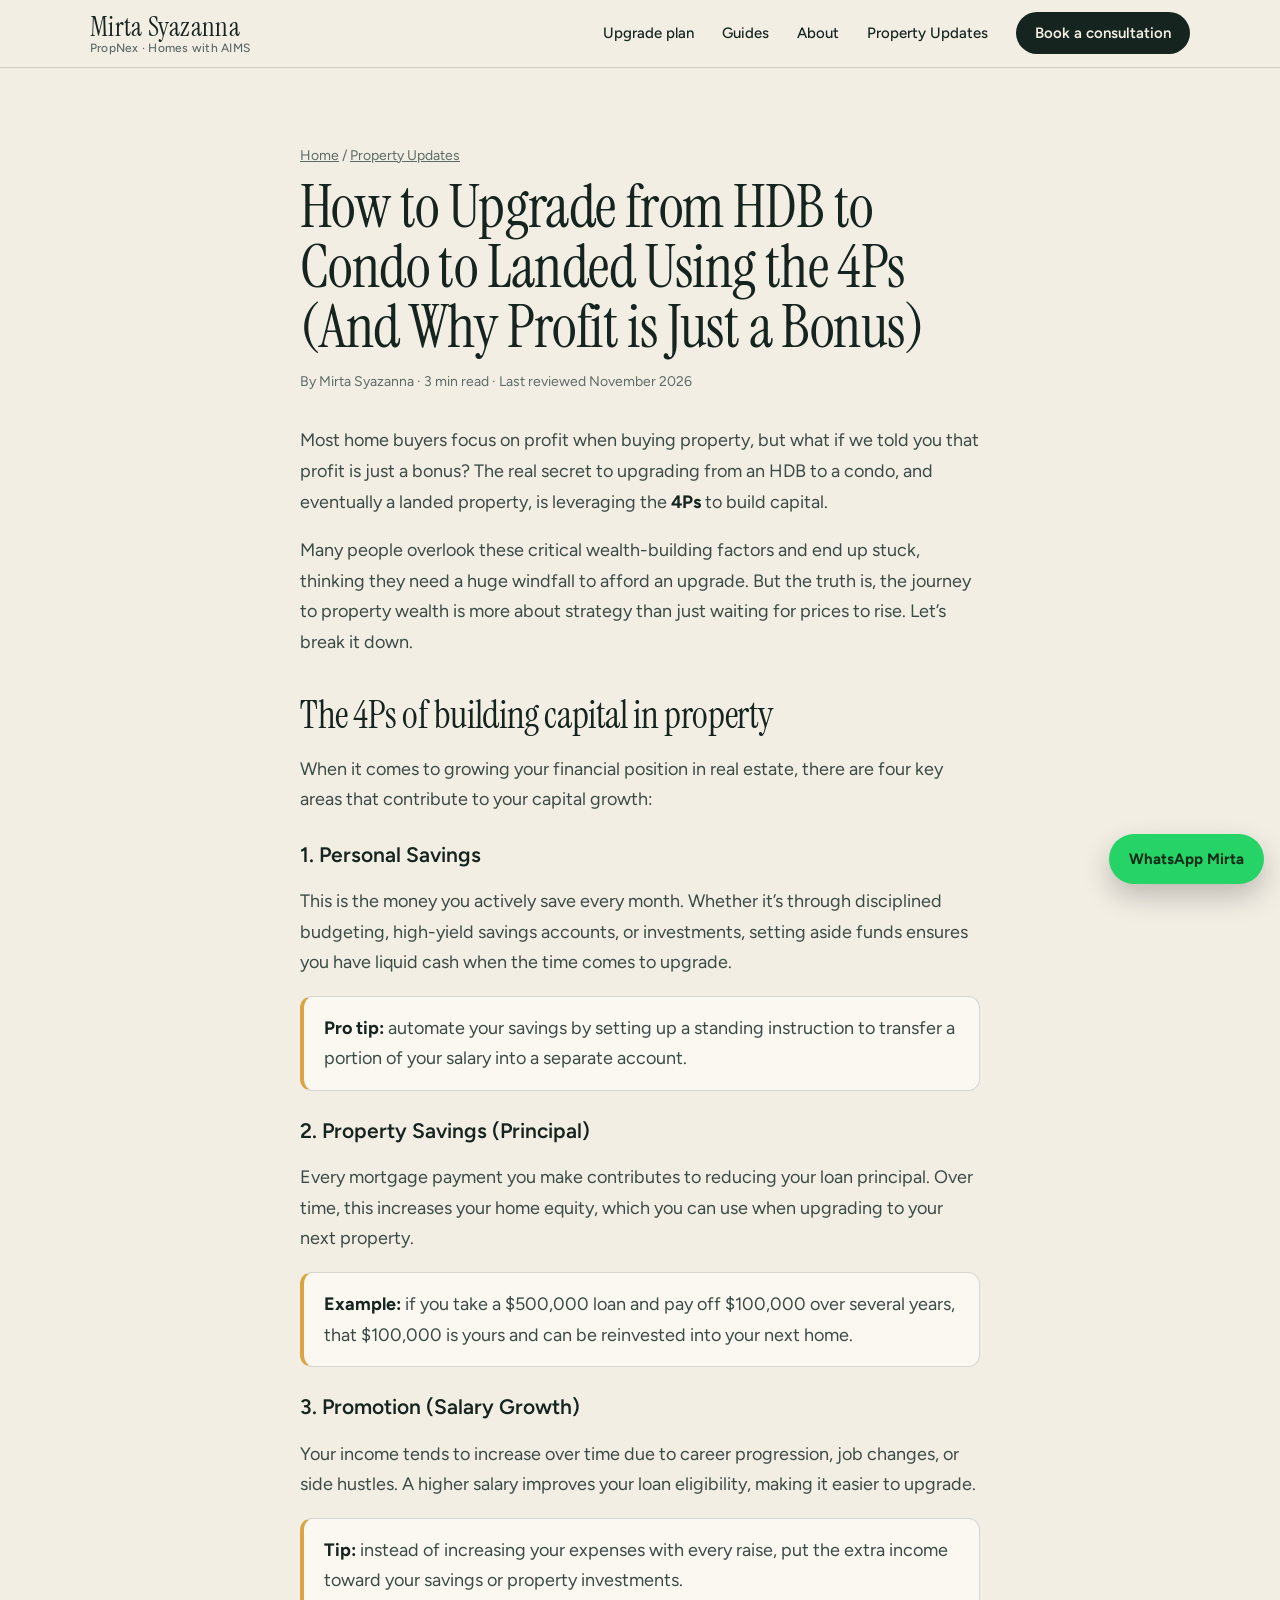
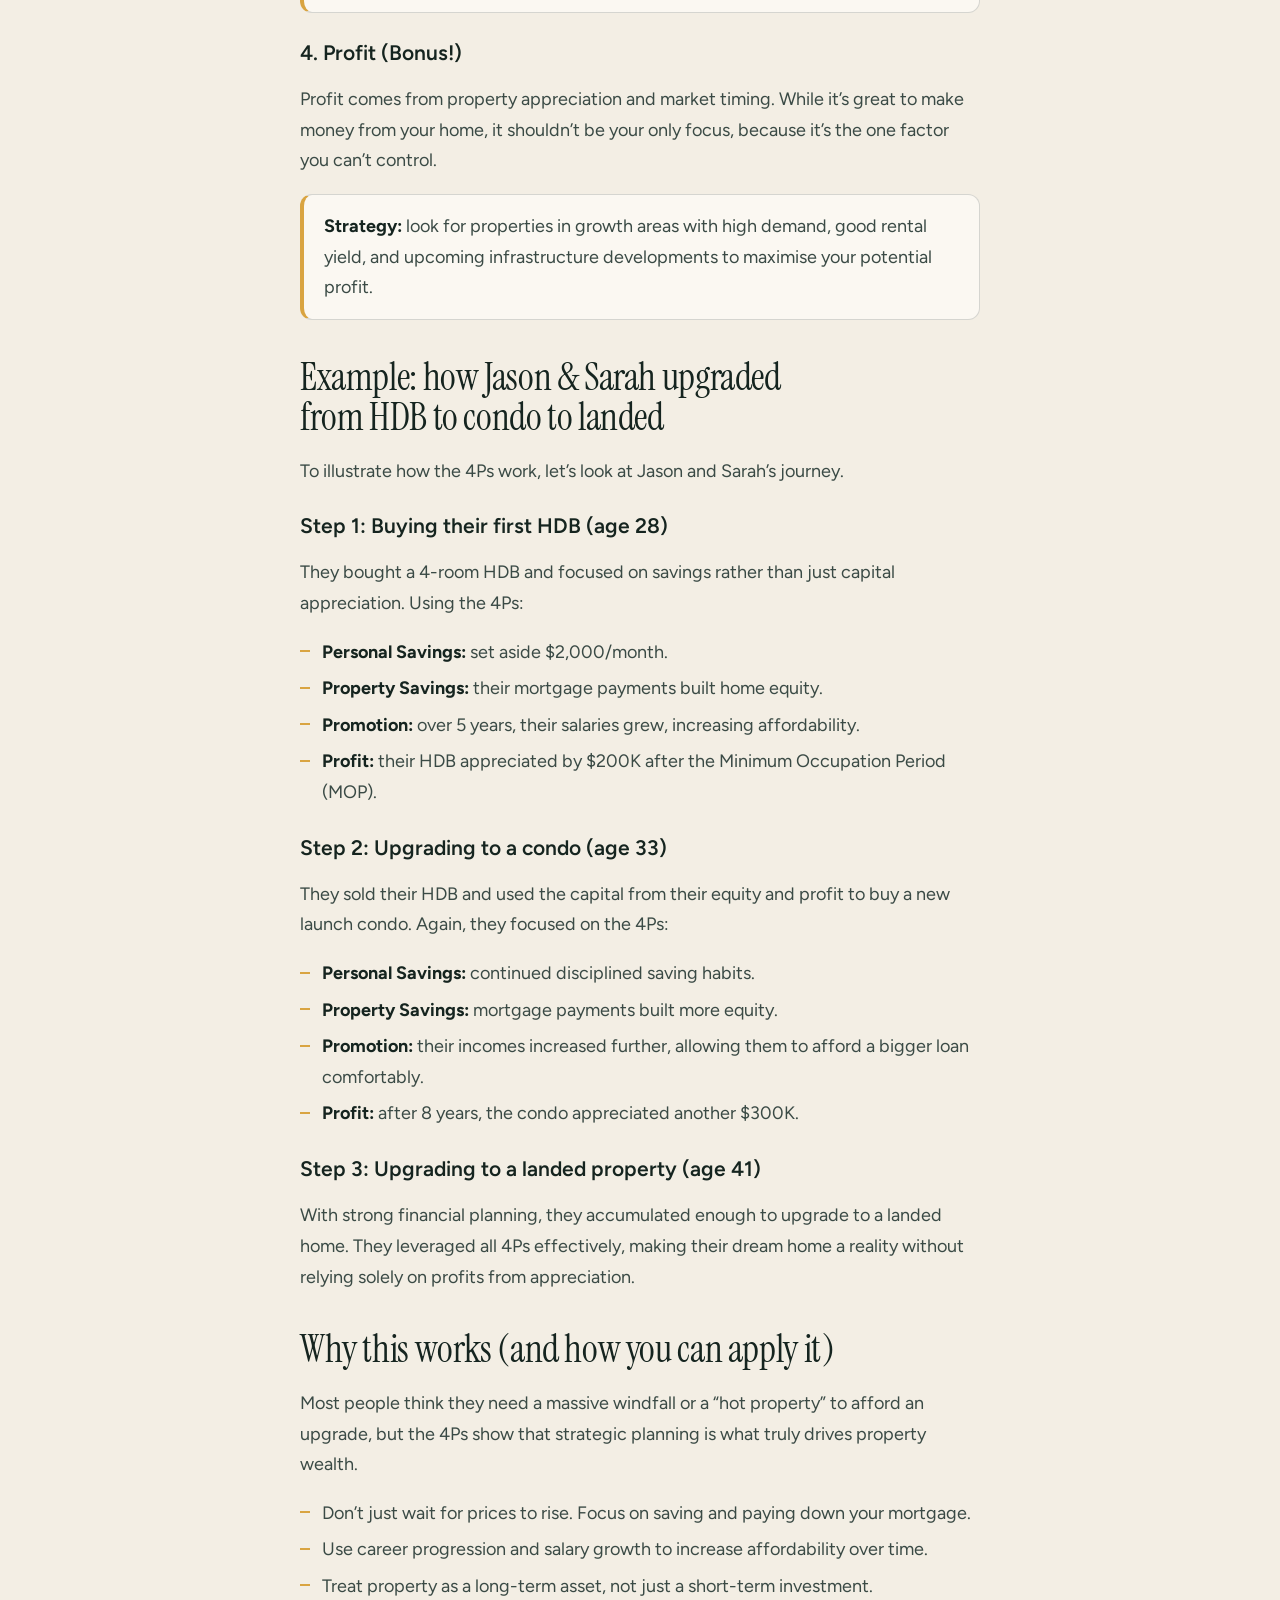
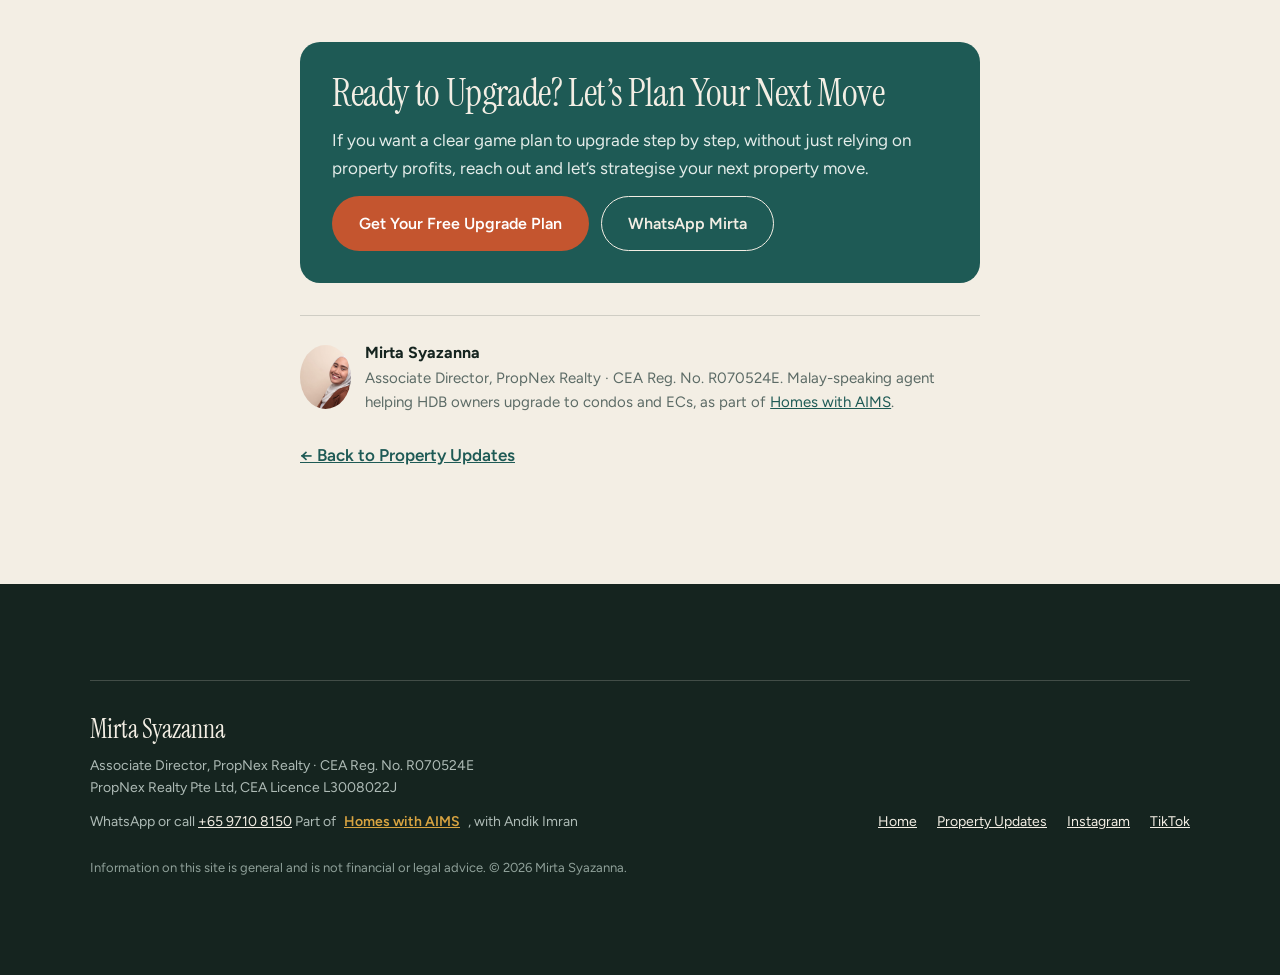
<file: post/how-to-upgrade-from-hdb-condo-landed.html>
<!DOCTYPE html>
<html lang="en-SG">
<head>
<meta charset="utf-8">
<meta name="viewport" content="width=device-width, initial-scale=1">
<title>How to Upgrade from HDB to Condo to Landed Using the 4Ps (And Why Profit is Just a Bonus)</title>
<meta name="description" content="The 4Ps of building capital in property: personal savings, property savings, promotion and profit, and how they take a family from HDB to condo to landed.">
<meta name="author" content="Mirta Syazanna">
<link rel="canonical" href="https://mirta.me/post/how-to-upgrade-from-hdb-condo-landed">
<meta name="robots" content="index, follow, max-image-preview:large">
<meta name="theme-color" content="#15241F">
<link rel="icon" href="/favicon.svg" type="image/svg+xml">
<meta property="og:type" content="article">
<meta property="og:site_name" content="Mirta Syazanna, PropNex">
<meta property="og:url" content="https://mirta.me/post/how-to-upgrade-from-hdb-condo-landed">
<meta property="og:title" content="How to Upgrade from HDB to Condo to Landed Using the 4Ps (And Why Profit is Just a Bonus)">
<meta property="og:description" content="The 4Ps of building capital in property: personal savings, property savings, promotion and profit, and how they take a family from HDB to condo to landed.">
<meta property="og:image" content="https://mirta.me/img/og-mirta-syazanna.jpg">
<meta property="article:published_time" content="2026-01-13">
<meta property="article:author" content="Mirta Syazanna">
<meta name="twitter:card" content="summary_large_image">
<link rel="preconnect" href="https://fonts.googleapis.com">
<link rel="preconnect" href="https://fonts.gstatic.com" crossorigin>
<link rel="stylesheet" href="https://fonts.googleapis.com/css2?family=Instrument+Serif:ital@0;1&amp;family=Figtree:wght@400;500;600;700&amp;display=swap">
<link rel="stylesheet" href="/css/site.css">
<script type="application/ld+json">
{
 "@context": "https://schema.org",
 "@graph": [
  {
   "@type": "BlogPosting",
   "@id": "https://mirta.me/post/how-to-upgrade-from-hdb-condo-landed#article",
   "headline": "How to Upgrade from HDB to Condo to Landed Using the 4Ps (And Why Profit is Just a Bonus)",
   "description": "The 4Ps of building capital in property: personal savings, property savings, promotion and profit, and how they take a family from HDB to condo to landed.",
   "url": "https://mirta.me/post/how-to-upgrade-from-hdb-condo-landed",
   "mainEntityOfPage": "https://mirta.me/post/how-to-upgrade-from-hdb-condo-landed",
   "datePublished": "2026-01-13",
   "dateModified": "2026-11-25",
   "articleSection": "Upgrade planning",
   "inLanguage": "en-SG",
   "image": "https://mirta.me/img/og-mirta-syazanna.jpg",
   "author": {
    "@type": "Person",
    "@id": "https://mirta.me/#mirta",
    "name": "Mirta Syazanna",
    "url": "https://mirta.me/",
    "jobTitle": "Associate Director, PropNex Realty"
   },
   "publisher": {
    "@id": "https://mirta.me/#mirta"
   },
   "isPartOf": {
    "@type": "WebSite",
    "@id": "https://mirta.me/#website",
    "url": "https://mirta.me/"
   }
  },
  {
   "@type": "BreadcrumbList",
   "itemListElement": [
    {
     "@type": "ListItem",
     "position": 1,
     "name": "Home",
     "item": "https://mirta.me/"
    },
    {
     "@type": "ListItem",
     "position": 2,
     "name": "Property Updates",
     "item": "https://mirta.me/property-updates"
    },
    {
     "@type": "ListItem",
     "position": 3,
     "name": "How to Upgrade from HDB to Condo to Landed Using the 4Ps (And Why Profit is Just a Bonus)",
     "item": "https://mirta.me/post/how-to-upgrade-from-hdb-condo-landed"
    }
   ]
  }
 ]
}
</script>
</head>
<body>
<a class="skip" href="#main">Skip to content</a>
<header class="site-header">
  <div class="wrap">
    <a class="brand" href="/" aria-label="Mirta Syazanna, PropNex: home">
      <span class="brand-name">Mirta Syazanna</span>
      <span class="brand-sub">PropNex · Homes with AIMS</span>
    </a>
    <nav class="nav" aria-label="Main">
      <a class="opt-link" href="/#framework">Upgrade plan</a>
      <a class="opt-link" href="/property-updates#guides">Guides</a>
      <a href="/#about">About</a>
      <a class="keep" href="/property-updates">Property Updates</a>
      <a class="btn" href="/#book">Book<span class="opt"> a consultation</span></a>
    </nav>
  </div>
</header>
<main id="main" class="band" style="padding-top:clamp(40px,6vw,80px)">
<article class="article wrap">
  <p class="crumbs"><a href="/">Home</a> / <a href="/property-updates">Property Updates</a></p>
  <h1 style="font-size:clamp(36px,4.8vw,60px);margin:10px 0 14px">How to Upgrade from HDB to Condo to Landed Using the 4Ps (And Why Profit is Just a Bonus)</h1>
  <p class="meta">By Mirta Syazanna · 3 min read · Last reviewed <time datetime="2026-11-25">November 2026</time></p>
  <div class="prose" style="margin-top:32px">
<p>Most home buyers focus on profit when buying property, but what if we told you that profit is just a bonus? The real secret to upgrading from an HDB to a condo, and eventually a landed property, is leveraging the <strong>4Ps</strong> to build capital.</p>
<p>Many people overlook these critical wealth-building factors and end up stuck, thinking they need a huge windfall to afford an upgrade. But the truth is, the journey to property wealth is more about strategy than just waiting for prices to rise. Let’s break it down.</p>
<h2>The 4Ps of building capital in property</h2>
<p>When it comes to growing your financial position in real estate, there are four key areas that contribute to your capital growth:</p>
<h3>1. Personal Savings</h3>
<p>This is the money you actively save every month. Whether it’s through disciplined budgeting, high-yield savings accounts, or investments, setting aside funds ensures you have liquid cash when the time comes to upgrade.</p>
<p class="tip"><strong>Pro tip:</strong> automate your savings by setting up a standing instruction to transfer a portion of your salary into a separate account.</p>
<h3>2. Property Savings (Principal)</h3>
<p>Every mortgage payment you make contributes to reducing your loan principal. Over time, this increases your home equity, which you can use when upgrading to your next property.</p>
<p class="tip"><strong>Example:</strong> if you take a $500,000 loan and pay off $100,000 over several years, that $100,000 is yours and can be reinvested into your next home.</p>
<h3>3. Promotion (Salary Growth)</h3>
<p>Your income tends to increase over time due to career progression, job changes, or side hustles. A higher salary improves your loan eligibility, making it easier to upgrade.</p>
<p class="tip"><strong>Tip:</strong> instead of increasing your expenses with every raise, put the extra income toward your savings or property investments.</p>
<h3>4. Profit (Bonus!)</h3>
<p>Profit comes from property appreciation and market timing. While it’s great to make money from your home, it shouldn’t be your only focus, because it’s the one factor you can’t control.</p>
<p class="tip"><strong>Strategy:</strong> look for properties in growth areas with high demand, good rental yield, and upcoming infrastructure developments to maximise your potential profit.</p>
<h2>Example: how Jason &amp; Sarah upgraded from HDB to condo to landed</h2>
<p>To illustrate how the 4Ps work, let’s look at Jason and Sarah’s journey.</p>
<h3>Step 1: Buying their first HDB (age 28)</h3>
<p>They bought a 4-room HDB and focused on savings rather than just capital appreciation. Using the 4Ps:</p>
<ul>
<li><strong>Personal Savings:</strong> set aside $2,000/month.</li>
<li><strong>Property Savings:</strong> their mortgage payments built home equity.</li>
<li><strong>Promotion:</strong> over 5 years, their salaries grew, increasing affordability.</li>
<li><strong>Profit:</strong> their HDB appreciated by $200K after the Minimum Occupation Period (MOP).</li>
</ul>
<h3>Step 2: Upgrading to a condo (age 33)</h3>
<p>They sold their HDB and used the capital from their equity and profit to buy a new launch condo. Again, they focused on the 4Ps:</p>
<ul>
<li><strong>Personal Savings:</strong> continued disciplined saving habits.</li>
<li><strong>Property Savings:</strong> mortgage payments built more equity.</li>
<li><strong>Promotion:</strong> their incomes increased further, allowing them to afford a bigger loan comfortably.</li>
<li><strong>Profit:</strong> after 8 years, the condo appreciated another $300K.</li>
</ul>
<h3>Step 3: Upgrading to a landed property (age 41)</h3>
<p>With strong financial planning, they accumulated enough to upgrade to a landed home. They leveraged all 4Ps effectively, making their dream home a reality without relying solely on profits from appreciation.</p>
<h2>Why this works (and how you can apply it)</h2>
<p>Most people think they need a massive windfall or a “hot property” to afford an upgrade, but the 4Ps show that strategic planning is what truly drives property wealth.</p>
<ul>
<li>Don’t just wait for prices to rise. Focus on saving and paying down your mortgage.</li>
<li>Use career progression and salary growth to increase affordability over time.</li>
<li>Treat property as a long-term asset, not just a short-term investment.</li>
</ul>
  </div>
  <aside class="post-cta">
    <h2>Ready to Upgrade? Let’s Plan Your Next Move</h2>
    <p>If you want a clear game plan to upgrade step by step, without just relying on property profits, reach out and let’s strategise your next property move.</p>
    <div class="btn-row"><a class="btn btn-primary" href="/#book">Get Your Free Upgrade Plan</a><a class="btn btn-ghost-light" href="https://wa.me/6597108150?text=Hi%20Mirta%2C%20I%20read%20your%20article%20and%20have%20a%20question." target="_blank" rel="noopener">WhatsApp Mirta</a></div>
  </aside>
  <div class="byline">
    <img src="/img/mirta-syazanna-propnex-600.jpg" width="64" height="64" alt="" loading="lazy">
    <p><strong>Mirta Syazanna</strong>Associate Director, PropNex Realty · CEA Reg. No. R070524E. Malay-speaking agent helping HDB owners upgrade to condos and ECs, as part of <a href="https://www.homeswithaims.com/">Homes with AIMS</a>.</p>
  </div>
  <p style="margin-top:28px"><a class="textlink" href="/property-updates">← Back to Property Updates</a></p>
</article>
</main>
<footer class="site-footer band-ink">
  <div class="wrap">
    <div class="legal">
      <div>
        <strong>Mirta Syazanna</strong>
        Associate Director, PropNex Realty · CEA Reg. No. R070524E<br>
        PropNex Realty Pte Ltd, CEA Licence L3008022J<br>
        WhatsApp or call <a href="tel:+6597108150">+65&nbsp;9710&nbsp;8150</a>
        <div class="aims-line">Part of <a href="https://www.homeswithaims.com/">Homes with AIMS</a>, with Andik Imran</div>
      </div>
      <ul aria-label="Follow along">
        <li><a href="/">Home</a></li>
        <li><a href="/property-updates">Property Updates</a></li>
        <li><a href="https://www.instagram.com/mirtasyazanna" target="_blank" rel="noopener me">Instagram</a></li>
        <li><a href="https://www.tiktok.com/@mirtasyazanna" target="_blank" rel="noopener me">TikTok</a></li>
      </ul>
      <p class="disclaimer">Information on this site is general and is not financial or legal advice. © 2026 Mirta Syazanna.</p>
    </div>
  </div>
</footer>
<a class="wa-float" href="https://wa.me/6597108150?text=Hi%20Mirta%2C%20I%27d%20like%20a%20free%20upgrade%20plan." target="_blank" rel="noopener">WhatsApp Mirta</a>
<script src="/js/reel.js" defer></script>
</body>
</html>
</file>
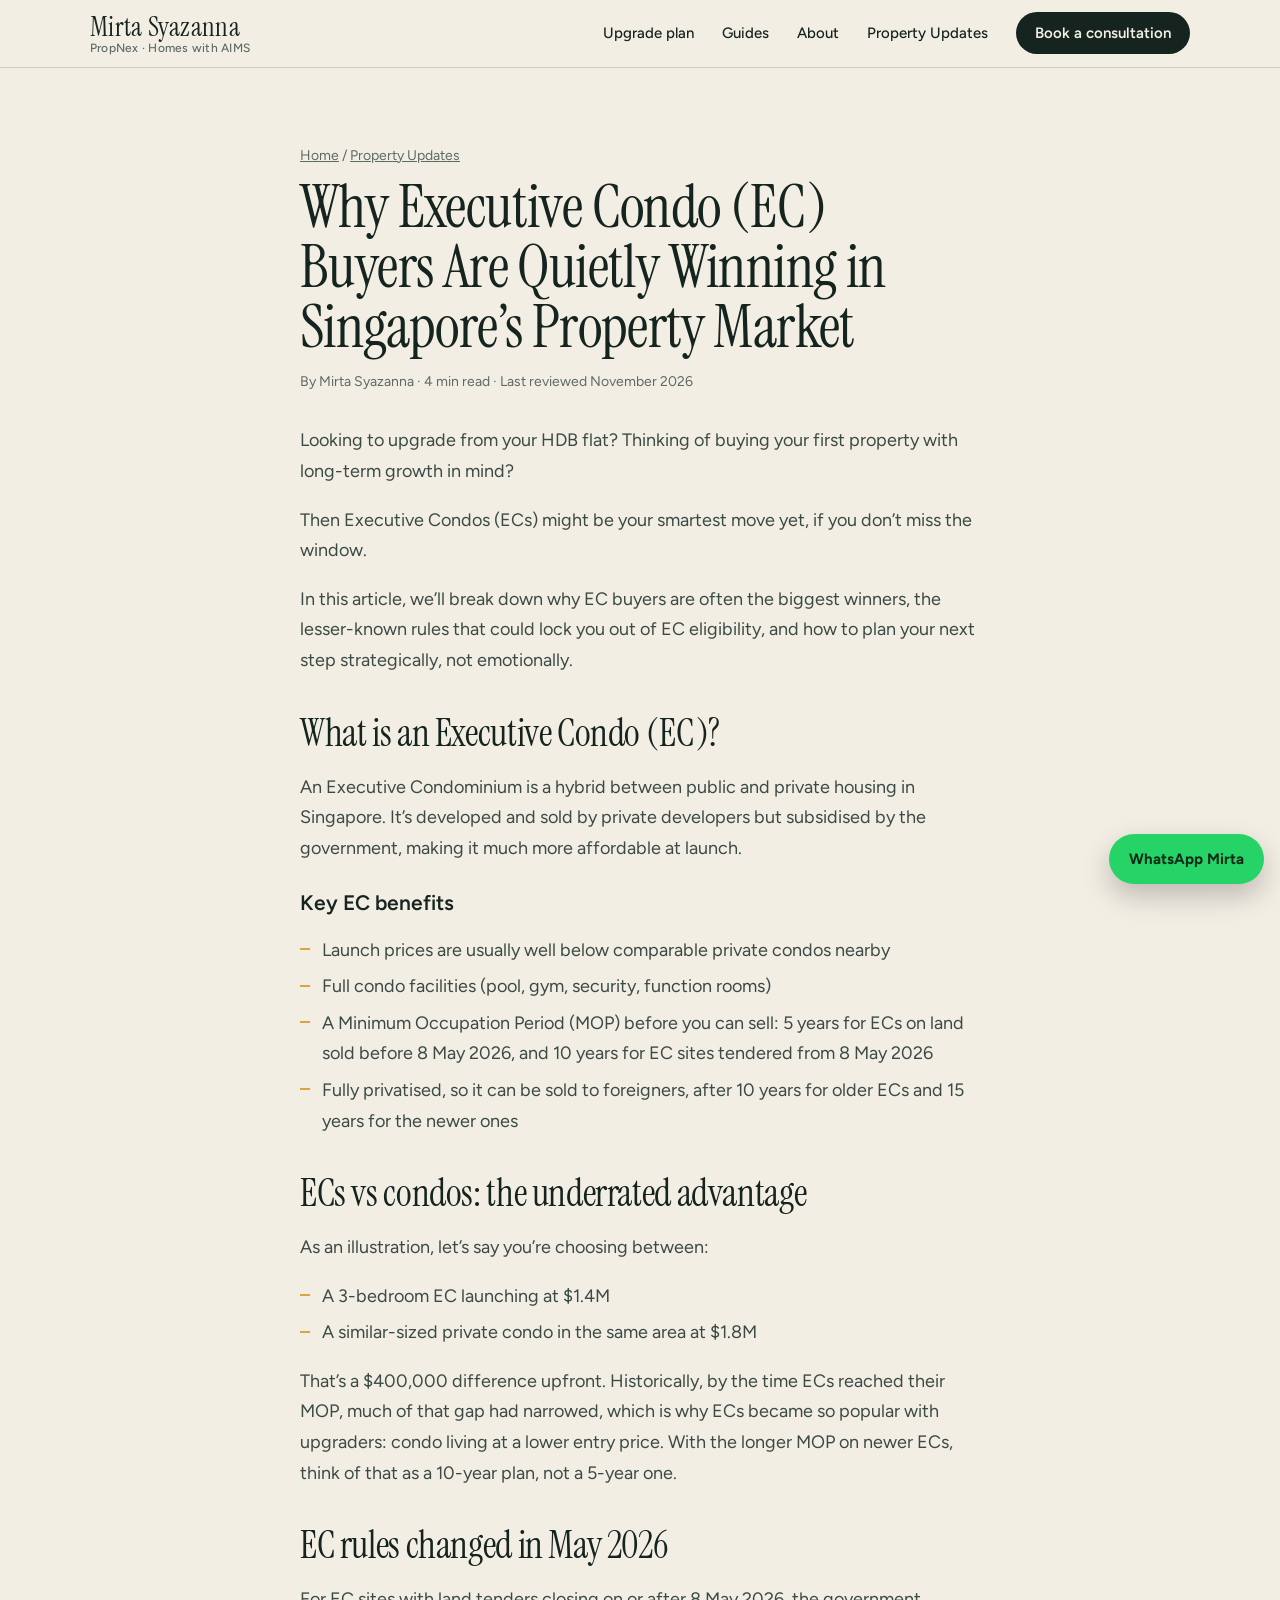
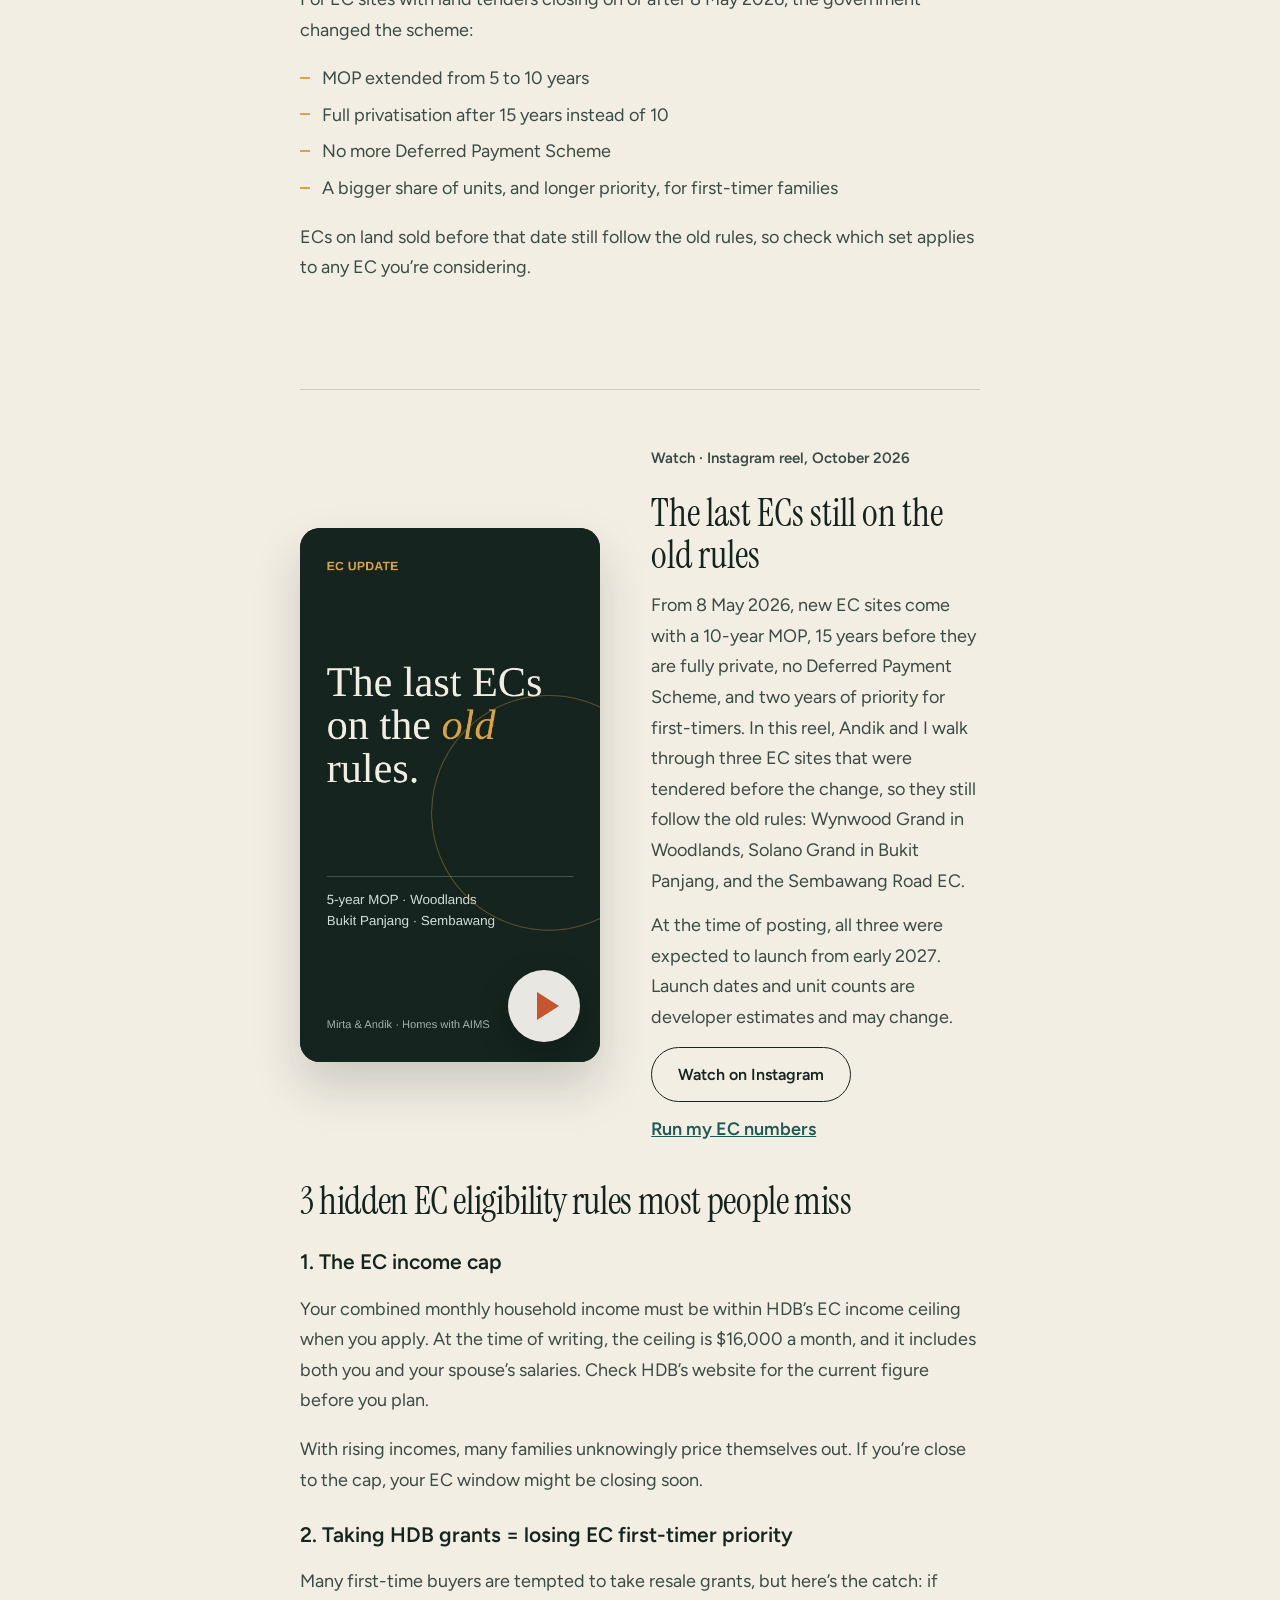
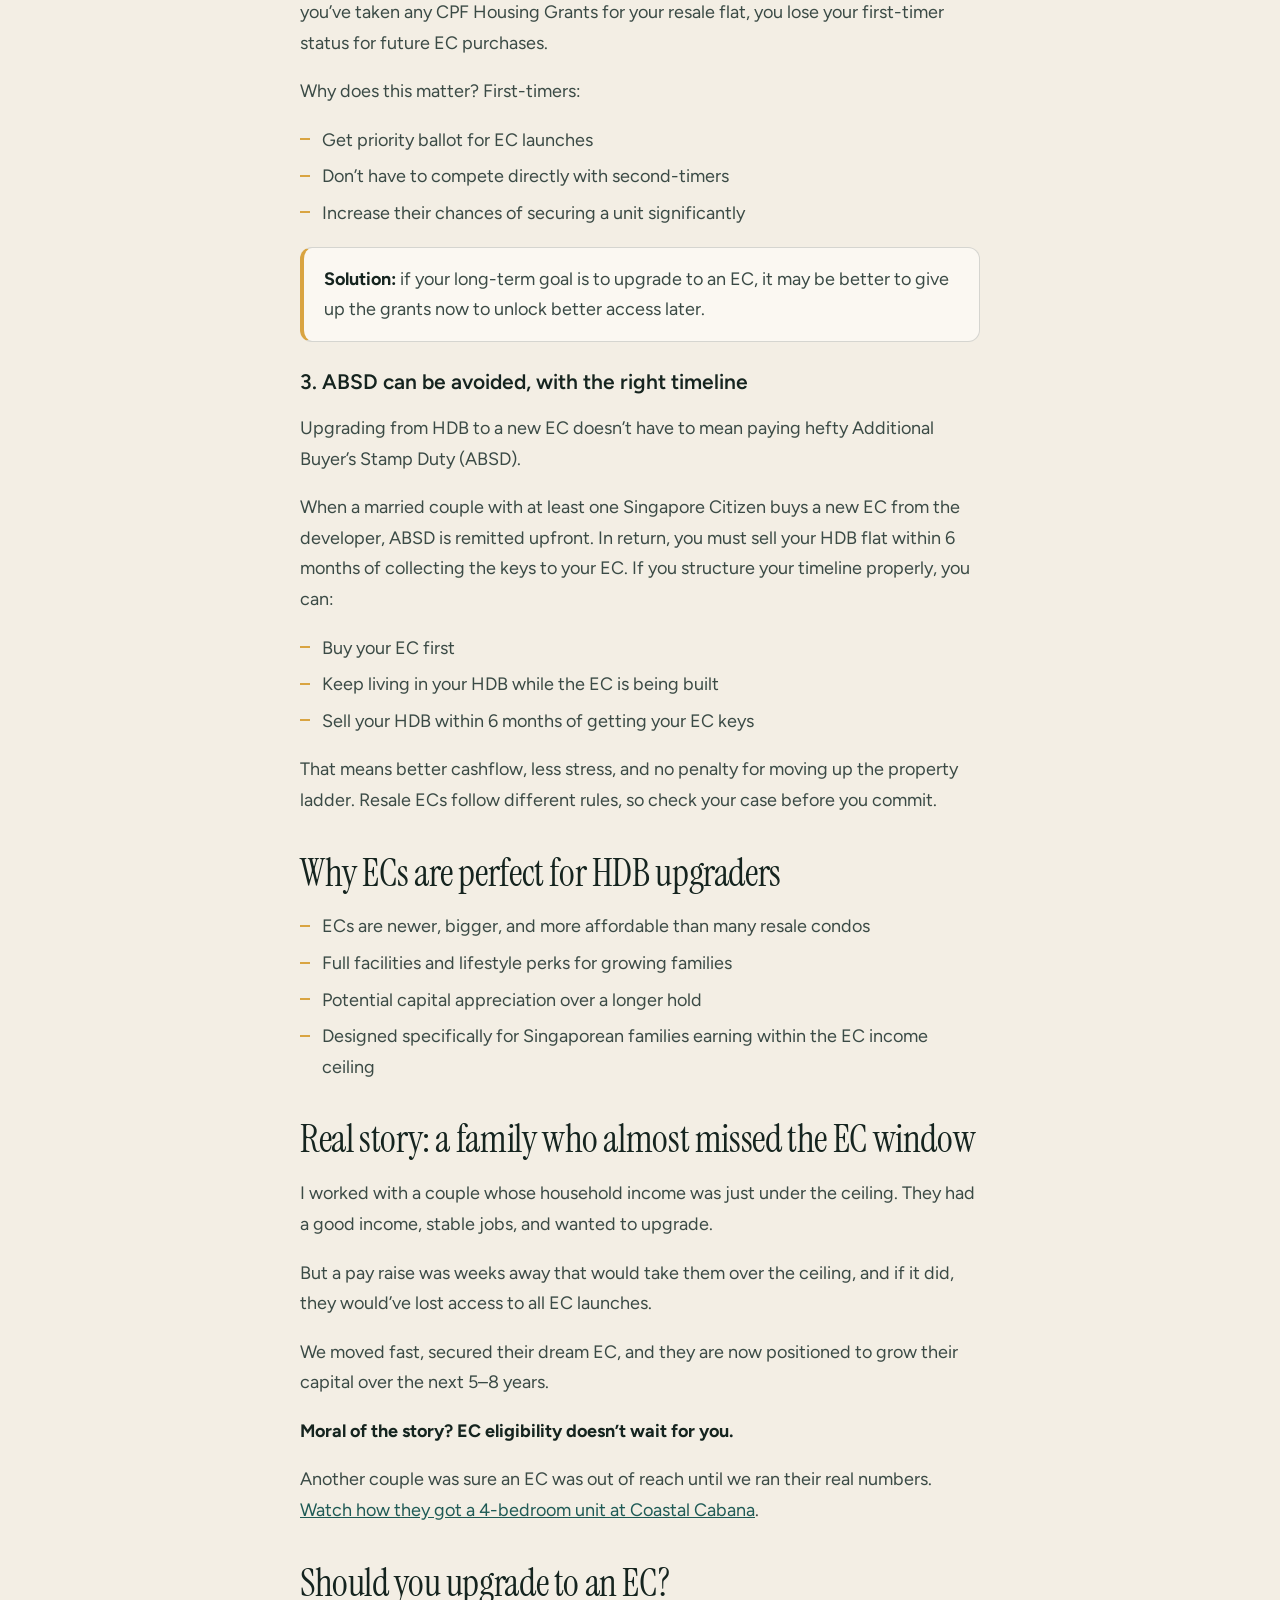
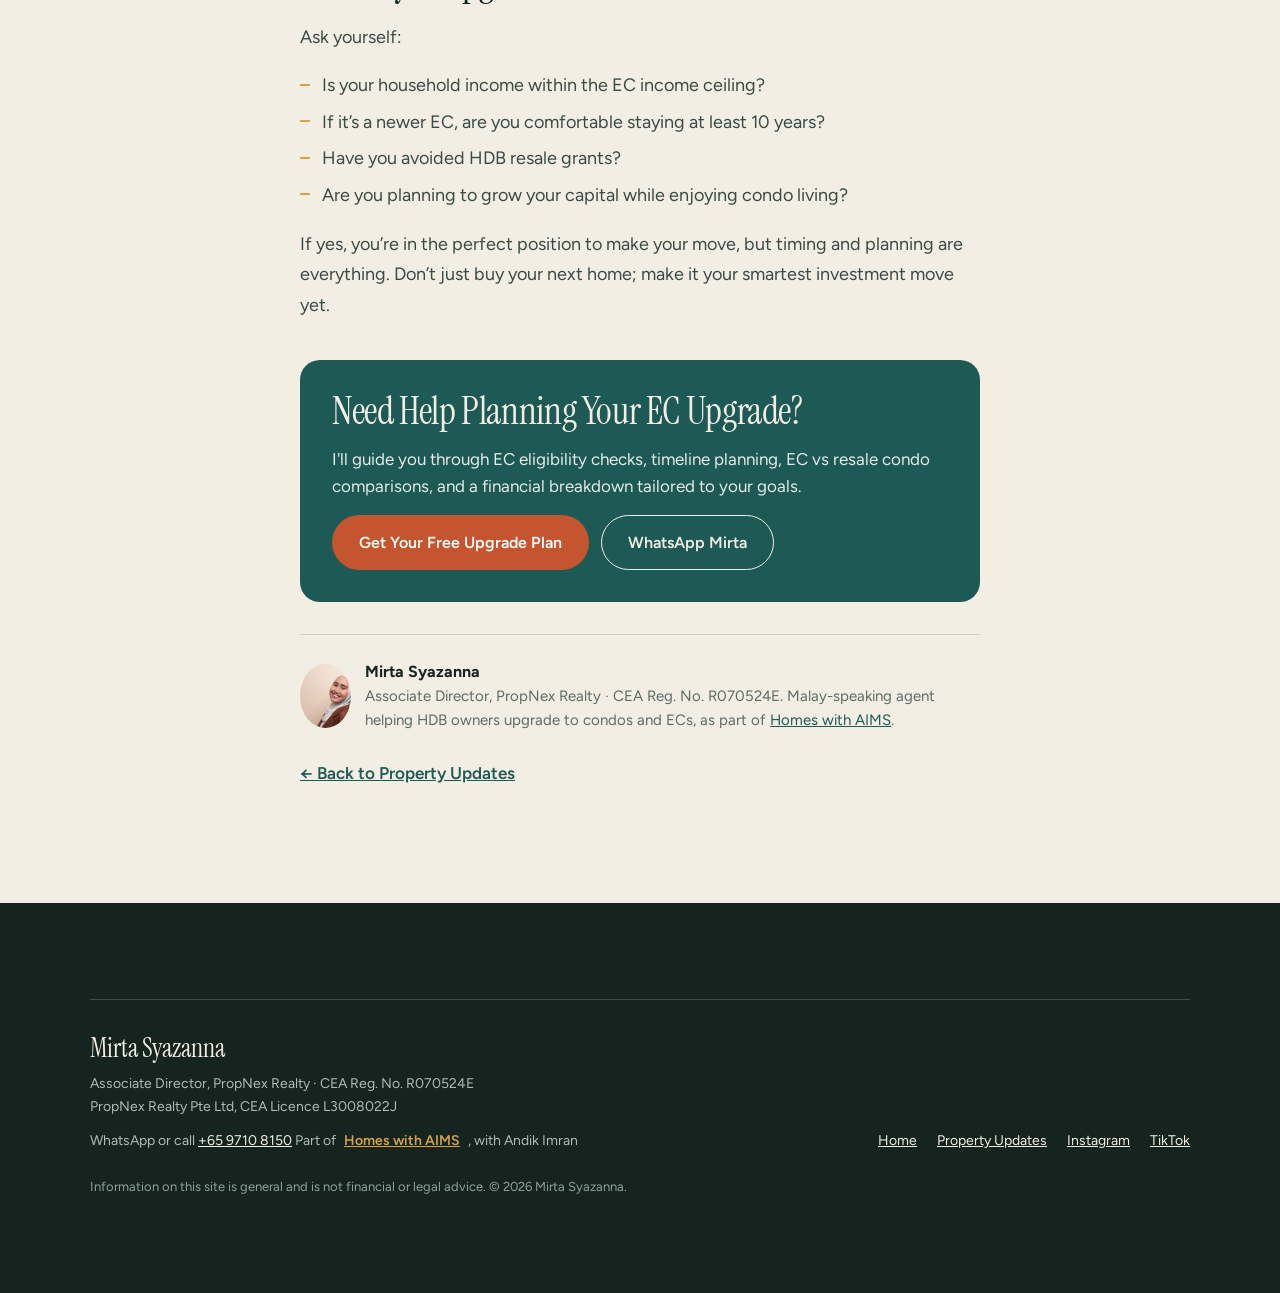
<file: post/why-executive-condo-EC-buyers-quietly-winning-singapore-property-market.html>
<!DOCTYPE html>
<html lang="en-SG">
<head>
<meta charset="utf-8">
<meta name="viewport" content="width=device-width, initial-scale=1">
<title>Why Executive Condo (EC) Buyers Are Quietly Winning in Singapore’s Property Market</title>
<meta name="description" content="Why EC buyers are often the biggest winners among HDB upgraders, the lesser-known EC eligibility rules, and how to plan your EC upgrade timeline and ABSD.">
<meta name="author" content="Mirta Syazanna">
<link rel="canonical" href="https://mirta.me/post/why-executive-condo-EC-buyers-quietly-winning-singapore-property-market">
<meta name="robots" content="index, follow, max-image-preview:large">
<meta name="theme-color" content="#15241F">
<link rel="icon" href="/favicon.svg" type="image/svg+xml">
<meta property="og:type" content="article">
<meta property="og:site_name" content="Mirta Syazanna, PropNex">
<meta property="og:url" content="https://mirta.me/post/why-executive-condo-EC-buyers-quietly-winning-singapore-property-market">
<meta property="og:title" content="Why Executive Condo (EC) Buyers Are Quietly Winning in Singapore’s Property Market">
<meta property="og:description" content="Why EC buyers are often the biggest winners among HDB upgraders, the lesser-known EC eligibility rules, and how to plan your EC upgrade timeline and ABSD.">
<meta property="og:image" content="https://mirta.me/img/og-mirta-syazanna.jpg">
<meta property="article:published_time" content="2026-01-13">
<meta property="article:author" content="Mirta Syazanna">
<meta name="twitter:card" content="summary_large_image">
<link rel="preconnect" href="https://fonts.googleapis.com">
<link rel="preconnect" href="https://fonts.gstatic.com" crossorigin>
<link rel="stylesheet" href="https://fonts.googleapis.com/css2?family=Instrument+Serif:ital@0;1&amp;family=Figtree:wght@400;500;600;700&amp;display=swap">
<link rel="stylesheet" href="/css/site.css">
<script type="application/ld+json">
{
 "@context": "https://schema.org",
 "@graph": [
  {
   "@type": "BlogPosting",
   "@id": "https://mirta.me/post/why-executive-condo-EC-buyers-quietly-winning-singapore-property-market#article",
   "headline": "Why Executive Condo (EC) Buyers Are Quietly Winning in Singapore’s Property Market",
   "description": "Why EC buyers are often the biggest winners among HDB upgraders, the lesser-known EC eligibility rules, and how to plan your EC upgrade timeline and ABSD.",
   "url": "https://mirta.me/post/why-executive-condo-EC-buyers-quietly-winning-singapore-property-market",
   "mainEntityOfPage": "https://mirta.me/post/why-executive-condo-EC-buyers-quietly-winning-singapore-property-market",
   "datePublished": "2026-01-13",
   "dateModified": "2026-11-25",
   "articleSection": "EC upgrading",
   "inLanguage": "en-SG",
   "image": "https://mirta.me/img/og-mirta-syazanna.jpg",
   "author": {
    "@type": "Person",
    "@id": "https://mirta.me/#mirta",
    "name": "Mirta Syazanna",
    "url": "https://mirta.me/",
    "jobTitle": "Associate Director, PropNex Realty"
   },
   "publisher": {
    "@id": "https://mirta.me/#mirta"
   },
   "isPartOf": {
    "@type": "WebSite",
    "@id": "https://mirta.me/#website",
    "url": "https://mirta.me/"
   }
  },
  {
   "@type": "BreadcrumbList",
   "itemListElement": [
    {
     "@type": "ListItem",
     "position": 1,
     "name": "Home",
     "item": "https://mirta.me/"
    },
    {
     "@type": "ListItem",
     "position": 2,
     "name": "Property Updates",
     "item": "https://mirta.me/property-updates"
    },
    {
     "@type": "ListItem",
     "position": 3,
     "name": "Why Executive Condo (EC) Buyers Are Quietly Winning in Singapore’s Property Market",
     "item": "https://mirta.me/post/why-executive-condo-EC-buyers-quietly-winning-singapore-property-market"
    }
   ]
  },
  {
   "@type": "VideoObject",
   "@id": "https://mirta.me/post/why-executive-condo-EC-buyers-quietly-winning-singapore-property-market#ec-old-rules",
   "name": "The last ECs still on the old rules",
   "description": "From 8 May 2026, new EC sites come with a 10-year MOP, 15 years before they are fully private, no Deferred Payment Scheme, and two years of priority for first-timers. In this reel, Andik and I walk through three EC sites that were tendered before the change, so they still follow the old rules: Wynwood Grand in Woodlands, Solano Grand in Bukit Panjang, and the Sembawang Road EC. At the time of posting, all three were expected to launch from early 2027. Launch dates and unit counts are developer estimates and may change.",
   "thumbnailUrl": "https://mirta.me/img/reel-ec-old-rules.jpg",
   "uploadDate": "2026-10-29",
   "embedUrl": "https://www.instagram.com/reel/DfGblcNpJJZ/embed",
   "url": "https://www.instagram.com/reel/DfGblcNpJJZ/",
   "inLanguage": "en",
   "author": {
    "@id": "https://mirta.me/#mirta"
   }
  }
 ]
}
</script>
</head>
<body>
<a class="skip" href="#main">Skip to content</a>
<header class="site-header">
  <div class="wrap">
    <a class="brand" href="/" aria-label="Mirta Syazanna, PropNex: home">
      <span class="brand-name">Mirta Syazanna</span>
      <span class="brand-sub">PropNex · Homes with AIMS</span>
    </a>
    <nav class="nav" aria-label="Main">
      <a class="opt-link" href="/#framework">Upgrade plan</a>
      <a class="opt-link" href="/property-updates#guides">Guides</a>
      <a href="/#about">About</a>
      <a class="keep" href="/property-updates">Property Updates</a>
      <a class="btn" href="/#book">Book<span class="opt"> a consultation</span></a>
    </nav>
  </div>
</header>
<main id="main" class="band" style="padding-top:clamp(40px,6vw,80px)">
<article class="article wrap">
  <p class="crumbs"><a href="/">Home</a> / <a href="/property-updates">Property Updates</a></p>
  <h1 style="font-size:clamp(36px,4.8vw,60px);margin:10px 0 14px">Why Executive Condo (EC) Buyers Are Quietly Winning in Singapore’s Property Market</h1>
  <p class="meta">By Mirta Syazanna · 4 min read · Last reviewed <time datetime="2026-11-25">November 2026</time></p>
  <div class="prose" style="margin-top:32px">
<p>Looking to upgrade from your HDB flat? Thinking of buying your first property with long-term growth in mind?</p>
<p>Then Executive Condos (ECs) might be your smartest move yet, if you don’t miss the window.</p>
<p>In this article, we’ll break down why EC buyers are often the biggest winners, the lesser-known rules that could lock you out of EC eligibility, and how to plan your next step strategically, not emotionally.</p>
<h2>What is an Executive Condo (EC)?</h2>
<p>An Executive Condominium is a hybrid between public and private housing in Singapore. It’s developed and sold by private developers but subsidised by the government, making it much more affordable at launch.</p>
<h3>Key EC benefits</h3>
<ul>
<li>Launch prices are usually well below comparable private condos nearby</li>
<li>Full condo facilities (pool, gym, security, function rooms)</li>
<li>A Minimum Occupation Period (MOP) before you can sell: 5 years for ECs on land sold before 8 May 2026, and 10 years for EC sites tendered from 8 May 2026</li>
<li>Fully privatised, so it can be sold to foreigners, after 10 years for older ECs and 15 years for the newer ones</li>
</ul>
<h2>ECs vs condos: the underrated advantage</h2>
<p>As an illustration, let’s say you’re choosing between:</p>
<ul>
<li>A 3-bedroom EC launching at $1.4M</li>
<li>A similar-sized private condo in the same area at $1.8M</li>
</ul>
<p>That’s a $400,000 difference upfront. Historically, by the time ECs reached their MOP, much of that gap had narrowed, which is why ECs became so popular with upgraders: condo living at a lower entry price. With the longer MOP on newer ECs, think of that as a 10-year plan, not a 5-year one.</p>
<h2>EC rules changed in May 2026</h2>
<p>For EC sites with land tenders closing on or after 8 May 2026, the government changed the scheme:</p>
<ul>
<li>MOP extended from 5 to 10 years</li>
<li>Full privatisation after 15 years instead of 10</li>
<li>No more Deferred Payment Scheme</li>
<li>A bigger share of units, and longer priority, for first-timer families</li>
</ul>
<p>ECs on land sold before that date still follow the old rules, so check which set applies to any EC you’re considering.</p>
<div class="reel" id="ec-old-rules">
      <div class="reel-frame" data-embed="https://www.instagram.com/reel/DfGblcNpJJZ/embed">
        <a class="reel-play" href="https://www.instagram.com/reel/DfGblcNpJJZ/" target="_blank" rel="noopener" aria-label="Play the reel: The last ECs still on the old rules">
          <img src="/img/reel-ec-old-rules.jpg" width="540" height="960" loading="lazy" decoding="async" alt="Cover of Mirta and Andik&#x27;s reel on the last ECs before the rule change">
          <span class="reel-btn" aria-hidden="true"></span>
        </a>
      </div>
      <div class="reel-copy">
        <p class="kicker">Watch · Instagram reel, October 2026</p>
        <h3>The last ECs still on the old rules</h3>
        <p>From 8 May 2026, new EC sites come with a 10-year MOP, 15 years before they are fully private, no Deferred Payment Scheme, and two years of priority for first-timers. In this reel, Andik and I walk through three EC sites that were tendered before the change, so they still follow the old rules: Wynwood Grand in Woodlands, Solano Grand in Bukit Panjang, and the Sembawang Road EC.</p><p>At the time of posting, all three were expected to launch from early 2027. Launch dates and unit counts are developer estimates and may change.</p>
        <div class="btn-row">
          <a class="btn btn-ghost" href="https://www.instagram.com/reel/DfGblcNpJJZ/" target="_blank" rel="noopener">Watch on Instagram</a>
          <a class="textlink" href="/#book">Run my EC numbers</a>
        </div>
      </div>
    </div>
<h2>3 hidden EC eligibility rules most people miss</h2>
<h3>1. The EC income cap</h3>
<p>Your combined monthly household income must be within HDB’s EC income ceiling when you apply. At the time of writing, the ceiling is $16,000 a month, and it includes both you and your spouse’s salaries. Check HDB’s website for the current figure before you plan.</p>
<p>With rising incomes, many families unknowingly price themselves out. If you’re close to the cap, your EC window might be closing soon.</p>
<h3>2. Taking HDB grants = losing EC first-timer priority</h3>
<p>Many first-time buyers are tempted to take resale grants, but here’s the catch: if you’ve taken any CPF Housing Grants for your resale flat, you lose your first-timer status for future EC purchases.</p>
<p>Why does this matter? First-timers:</p>
<ul>
<li>Get priority ballot for EC launches</li>
<li>Don’t have to compete directly with second-timers</li>
<li>Increase their chances of securing a unit significantly</li>
</ul>
<p class="tip"><strong>Solution:</strong> if your long-term goal is to upgrade to an EC, it may be better to give up the grants now to unlock better access later.</p>
<h3>3. ABSD can be avoided, with the right timeline</h3>
<p>Upgrading from HDB to a new EC doesn’t have to mean paying hefty Additional Buyer’s Stamp Duty (ABSD).</p>
<p>When a married couple with at least one Singapore Citizen buys a new EC from the developer, ABSD is remitted upfront. In return, you must sell your HDB flat within 6 months of collecting the keys to your EC. If you structure your timeline properly, you can:</p>
<ul>
<li>Buy your EC first</li>
<li>Keep living in your HDB while the EC is being built</li>
<li>Sell your HDB within 6 months of getting your EC keys</li>
</ul>
<p>That means better cashflow, less stress, and no penalty for moving up the property ladder. Resale ECs follow different rules, so check your case before you commit.</p>
<h2>Why ECs are perfect for HDB upgraders</h2>
<ul>
<li>ECs are newer, bigger, and more affordable than many resale condos</li>
<li>Full facilities and lifestyle perks for growing families</li>
<li>Potential capital appreciation over a longer hold</li>
<li>Designed specifically for Singaporean families earning within the EC income ceiling</li>
</ul>
<h2>Real story: a family who almost missed the EC window</h2>
<p>I worked with a couple whose household income was just under the ceiling. They had a good income, stable jobs, and wanted to upgrade.</p>
<p>But a pay raise was weeks away that would take them over the ceiling, and if it did, they would’ve lost access to all EC launches.</p>
<p>We moved fast, secured their dream EC, and they are now positioned to grow their capital over the next 5–8 years.</p>
<p><strong>Moral of the story? EC eligibility doesn’t wait for you.</strong></p>
<p>Another couple was sure an EC was out of reach until we ran their real numbers. <a href="/#coastal-cabana">Watch how they got a 4-bedroom unit at Coastal Cabana</a>.</p>
<h2>Should you upgrade to an EC?</h2>
<p>Ask yourself:</p>
<ul>
<li>Is your household income within the EC income ceiling?</li>
<li>If it’s a newer EC, are you comfortable staying at least 10 years?</li>
<li>Have you avoided HDB resale grants?</li>
<li>Are you planning to grow your capital while enjoying condo living?</li>
</ul>
<p>If yes, you’re in the perfect position to make your move, but timing and planning are everything. Don’t just buy your next home; make it your smartest investment move yet.</p>
  </div>
  <aside class="post-cta">
    <h2>Need Help Planning Your EC Upgrade?</h2>
    <p>I'll guide you through EC eligibility checks, timeline planning, EC vs resale condo comparisons, and a financial breakdown tailored to your goals.</p>
    <div class="btn-row"><a class="btn btn-primary" href="/#book">Get Your Free Upgrade Plan</a><a class="btn btn-ghost-light" href="https://wa.me/6597108150?text=Hi%20Mirta%2C%20I%20read%20your%20article%20and%20have%20a%20question." target="_blank" rel="noopener">WhatsApp Mirta</a></div>
  </aside>
  <div class="byline">
    <img src="/img/mirta-syazanna-propnex-600.jpg" width="64" height="64" alt="" loading="lazy">
    <p><strong>Mirta Syazanna</strong>Associate Director, PropNex Realty · CEA Reg. No. R070524E. Malay-speaking agent helping HDB owners upgrade to condos and ECs, as part of <a href="https://www.homeswithaims.com/">Homes with AIMS</a>.</p>
  </div>
  <p style="margin-top:28px"><a class="textlink" href="/property-updates">← Back to Property Updates</a></p>
</article>
</main>
<footer class="site-footer band-ink">
  <div class="wrap">
    <div class="legal">
      <div>
        <strong>Mirta Syazanna</strong>
        Associate Director, PropNex Realty · CEA Reg. No. R070524E<br>
        PropNex Realty Pte Ltd, CEA Licence L3008022J<br>
        WhatsApp or call <a href="tel:+6597108150">+65&nbsp;9710&nbsp;8150</a>
        <div class="aims-line">Part of <a href="https://www.homeswithaims.com/">Homes with AIMS</a>, with Andik Imran</div>
      </div>
      <ul aria-label="Follow along">
        <li><a href="/">Home</a></li>
        <li><a href="/property-updates">Property Updates</a></li>
        <li><a href="https://www.instagram.com/mirtasyazanna" target="_blank" rel="noopener me">Instagram</a></li>
        <li><a href="https://www.tiktok.com/@mirtasyazanna" target="_blank" rel="noopener me">TikTok</a></li>
      </ul>
      <p class="disclaimer">Information on this site is general and is not financial or legal advice. © 2026 Mirta Syazanna.</p>
    </div>
  </div>
</footer>
<a class="wa-float" href="https://wa.me/6597108150?text=Hi%20Mirta%2C%20I%27d%20like%20a%20free%20upgrade%20plan." target="_blank" rel="noopener">WhatsApp Mirta</a>
<script src="/js/reel.js" defer></script>
</body>
</html>
</file>
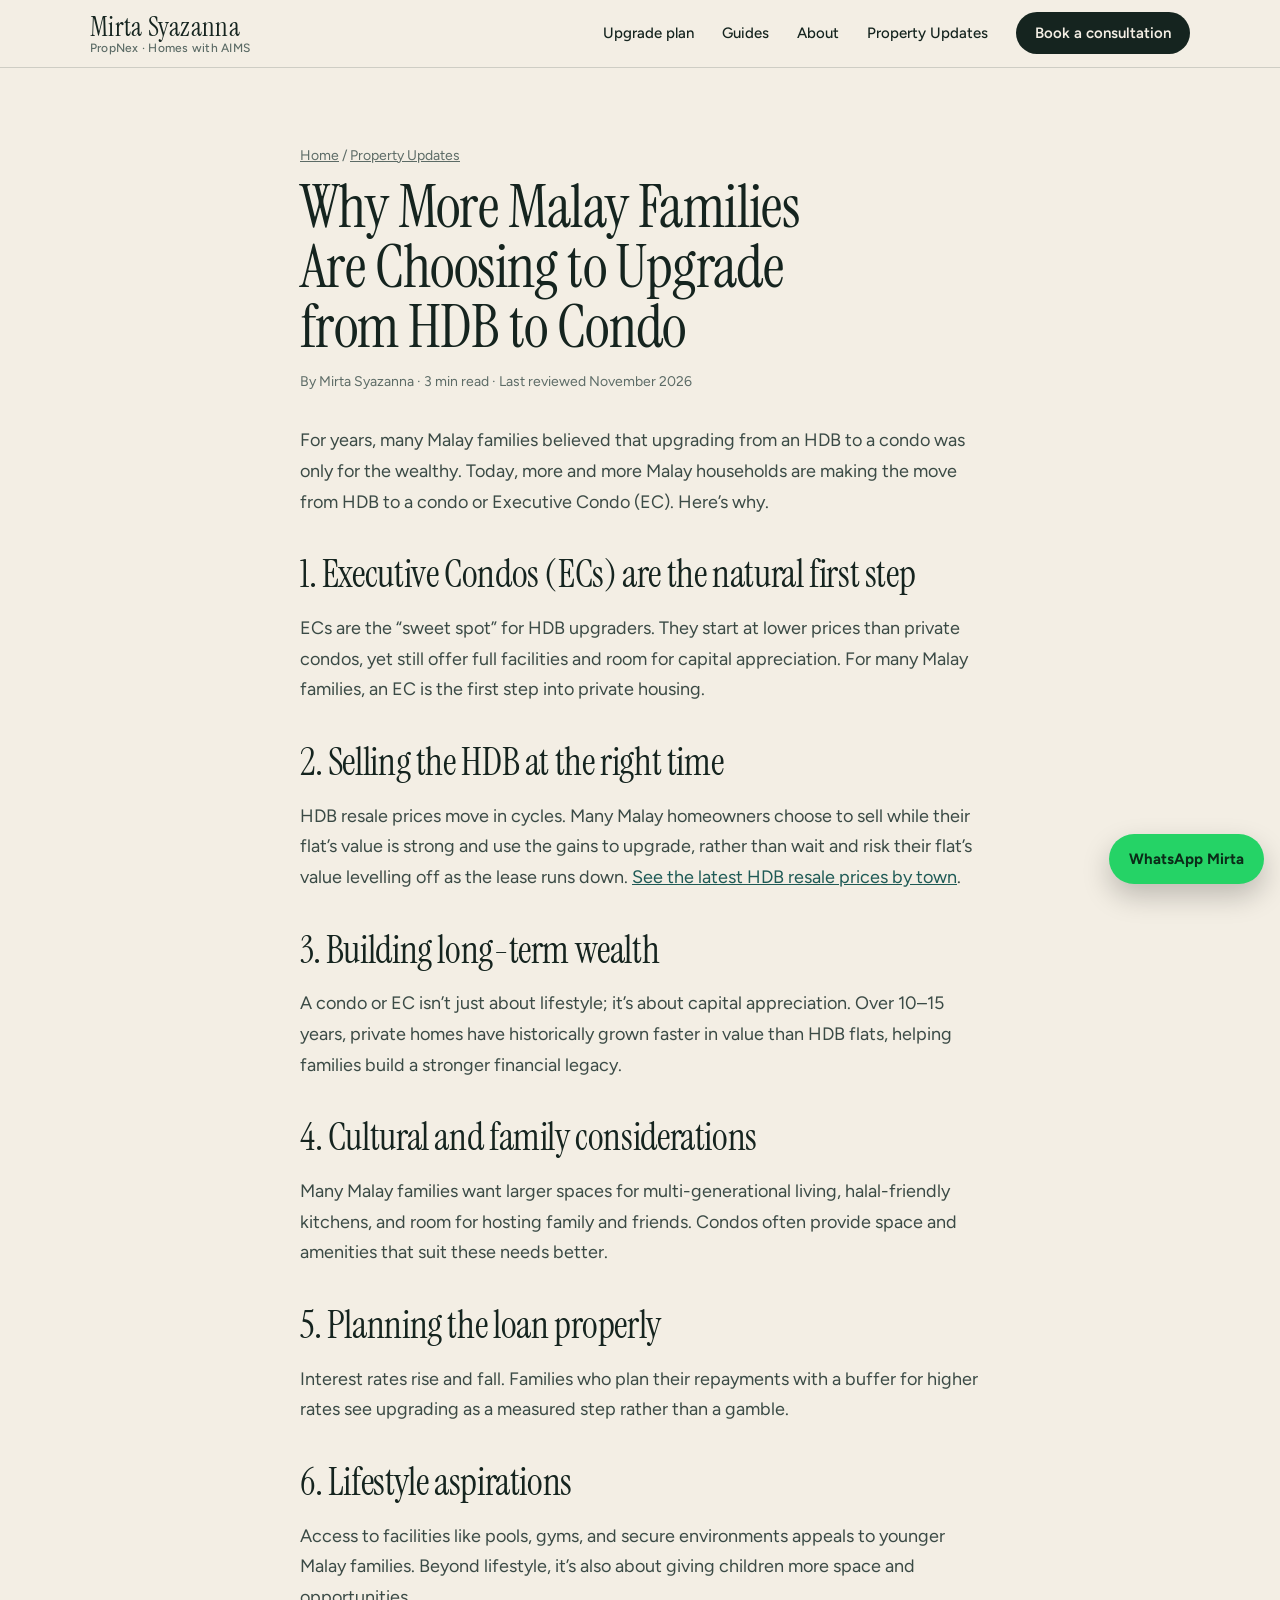
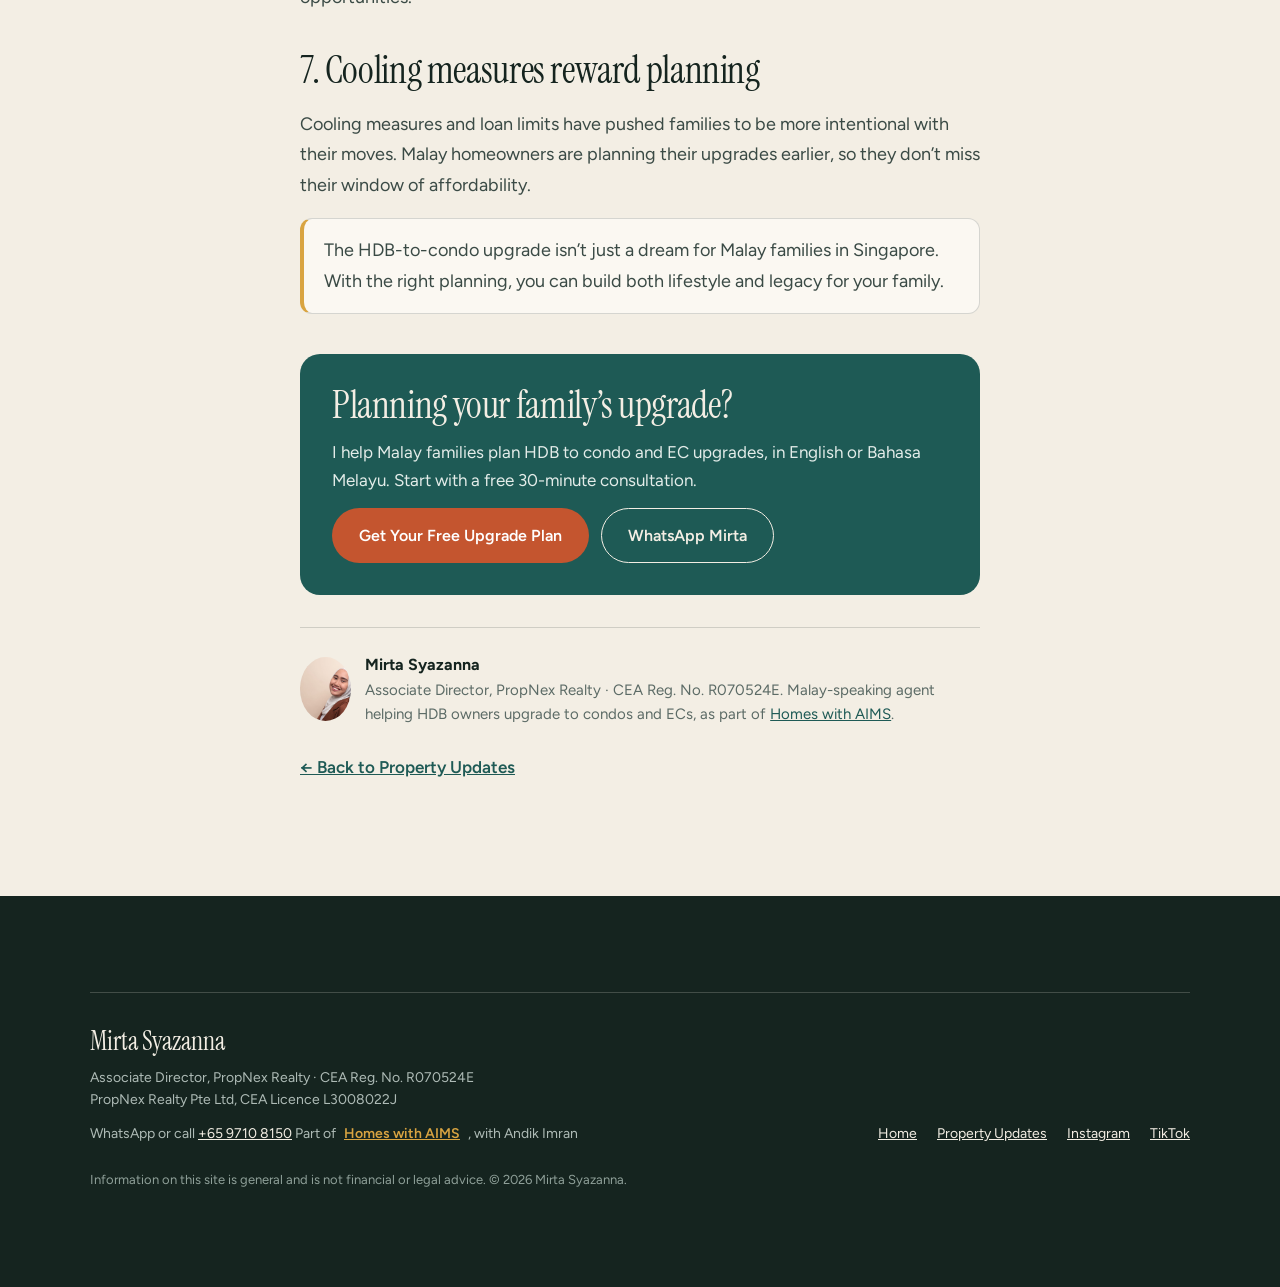
<file: post/why-malay-families-upgrade-hdb-to-condo.html>
<!DOCTYPE html>
<html lang="en-SG">
<head>
<meta charset="utf-8">
<meta name="viewport" content="width=device-width, initial-scale=1">
<title>Why More Malay Families Are Choosing to Upgrade from HDB to Condo</title>
<meta name="description" content="Seven reasons more Malay families in Singapore upgrade from HDB to a condo or EC, from EC affordability and timing the sale to multi-generational living and loan planning.">
<meta name="author" content="Mirta Syazanna">
<link rel="canonical" href="https://mirta.me/post/why-malay-families-upgrade-hdb-to-condo">
<meta name="robots" content="index, follow, max-image-preview:large">
<meta name="theme-color" content="#15241F">
<link rel="icon" href="/favicon.svg" type="image/svg+xml">
<meta property="og:type" content="article">
<meta property="og:site_name" content="Mirta Syazanna, PropNex">
<meta property="og:url" content="https://mirta.me/post/why-malay-families-upgrade-hdb-to-condo">
<meta property="og:title" content="Why More Malay Families Are Choosing to Upgrade from HDB to Condo">
<meta property="og:description" content="Seven reasons more Malay families in Singapore upgrade from HDB to a condo or EC, from EC affordability and timing the sale to multi-generational living and loan planning.">
<meta property="og:image" content="https://mirta.me/img/og-mirta-syazanna.jpg">
<meta property="article:published_time" content="2026-01-13">
<meta property="article:author" content="Mirta Syazanna">
<meta name="twitter:card" content="summary_large_image">
<link rel="preconnect" href="https://fonts.googleapis.com">
<link rel="preconnect" href="https://fonts.gstatic.com" crossorigin>
<link rel="stylesheet" href="https://fonts.googleapis.com/css2?family=Instrument+Serif:ital@0;1&amp;family=Figtree:wght@400;500;600;700&amp;display=swap">
<link rel="stylesheet" href="/css/site.css">
<script type="application/ld+json">
{
 "@context": "https://schema.org",
 "@graph": [
  {
   "@type": "BlogPosting",
   "@id": "https://mirta.me/post/why-malay-families-upgrade-hdb-to-condo#article",
   "headline": "Why More Malay Families Are Choosing to Upgrade from HDB to Condo",
   "description": "Seven reasons more Malay families in Singapore upgrade from HDB to a condo or EC, from EC affordability and timing the sale to multi-generational living and loan planning.",
   "url": "https://mirta.me/post/why-malay-families-upgrade-hdb-to-condo",
   "mainEntityOfPage": "https://mirta.me/post/why-malay-families-upgrade-hdb-to-condo",
   "datePublished": "2026-01-13",
   "dateModified": "2026-11-25",
   "articleSection": "Malay families",
   "inLanguage": "en-SG",
   "image": "https://mirta.me/img/og-mirta-syazanna.jpg",
   "author": {
    "@type": "Person",
    "@id": "https://mirta.me/#mirta",
    "name": "Mirta Syazanna",
    "url": "https://mirta.me/",
    "jobTitle": "Associate Director, PropNex Realty"
   },
   "publisher": {
    "@id": "https://mirta.me/#mirta"
   },
   "isPartOf": {
    "@type": "WebSite",
    "@id": "https://mirta.me/#website",
    "url": "https://mirta.me/"
   }
  },
  {
   "@type": "BreadcrumbList",
   "itemListElement": [
    {
     "@type": "ListItem",
     "position": 1,
     "name": "Home",
     "item": "https://mirta.me/"
    },
    {
     "@type": "ListItem",
     "position": 2,
     "name": "Property Updates",
     "item": "https://mirta.me/property-updates"
    },
    {
     "@type": "ListItem",
     "position": 3,
     "name": "Why More Malay Families Are Choosing to Upgrade from HDB to Condo",
     "item": "https://mirta.me/post/why-malay-families-upgrade-hdb-to-condo"
    }
   ]
  }
 ]
}
</script>
</head>
<body>
<a class="skip" href="#main">Skip to content</a>
<header class="site-header">
  <div class="wrap">
    <a class="brand" href="/" aria-label="Mirta Syazanna, PropNex: home">
      <span class="brand-name">Mirta Syazanna</span>
      <span class="brand-sub">PropNex · Homes with AIMS</span>
    </a>
    <nav class="nav" aria-label="Main">
      <a class="opt-link" href="/#framework">Upgrade plan</a>
      <a class="opt-link" href="/property-updates#guides">Guides</a>
      <a href="/#about">About</a>
      <a class="keep" href="/property-updates">Property Updates</a>
      <a class="btn" href="/#book">Book<span class="opt"> a consultation</span></a>
    </nav>
  </div>
</header>
<main id="main" class="band" style="padding-top:clamp(40px,6vw,80px)">
<article class="article wrap">
  <p class="crumbs"><a href="/">Home</a> / <a href="/property-updates">Property Updates</a></p>
  <h1 style="font-size:clamp(36px,4.8vw,60px);margin:10px 0 14px">Why More Malay Families Are Choosing to Upgrade from HDB to Condo</h1>
  <p class="meta">By Mirta Syazanna · 3 min read · Last reviewed <time datetime="2026-11-25">November 2026</time></p>
  <div class="prose" style="margin-top:32px">
<p>For years, many Malay families believed that upgrading from an HDB to a condo was only for the wealthy. Today, more and more Malay households are making the move from HDB to a condo or Executive Condo (EC). Here’s why.</p>
<h2>1. Executive Condos (ECs) are the natural first step</h2>
<p>ECs are the “sweet spot” for HDB upgraders. They start at lower prices than private condos, yet still offer full facilities and room for capital appreciation. For many Malay families, an EC is the first step into private housing.</p>
<h2>2. Selling the HDB at the right time</h2>
<p>HDB resale prices move in cycles. Many Malay homeowners choose to sell while their flat’s value is strong and use the gains to upgrade, rather than wait and risk their flat’s value levelling off as the lease runs down. <a href="/property-updates">See the latest HDB resale prices by town</a>.</p>
<h2>3. Building long-term wealth</h2>
<p>A condo or EC isn’t just about lifestyle; it’s about capital appreciation. Over 10–15 years, private homes have historically grown faster in value than HDB flats, helping families build a stronger financial legacy.</p>
<h2>4. Cultural and family considerations</h2>
<p>Many Malay families want larger spaces for multi-generational living, halal-friendly kitchens, and room for hosting family and friends. Condos often provide space and amenities that suit these needs better.</p>
<h2>5. Planning the loan properly</h2>
<p>Interest rates rise and fall. Families who plan their repayments with a buffer for higher rates see upgrading as a measured step rather than a gamble.</p>
<h2>6. Lifestyle aspirations</h2>
<p>Access to facilities like pools, gyms, and secure environments appeals to younger Malay families. Beyond lifestyle, it’s also about giving children more space and opportunities.</p>
<h2>7. Cooling measures reward planning</h2>
<p>Cooling measures and loan limits have pushed families to be more intentional with their moves. Malay homeowners are planning their upgrades earlier, so they don’t miss their window of affordability.</p>
<p class="tip">The HDB-to-condo upgrade isn’t just a dream for Malay families in Singapore. With the right planning, you can build both lifestyle and legacy for your family.</p>
  </div>
  <aside class="post-cta">
    <h2>Planning your family’s upgrade?</h2>
    <p>I help Malay families plan HDB to condo and EC upgrades, in English or Bahasa Melayu. Start with a free 30-minute consultation.</p>
    <div class="btn-row"><a class="btn btn-primary" href="/#book">Get Your Free Upgrade Plan</a><a class="btn btn-ghost-light" href="https://wa.me/6597108150?text=Hi%20Mirta%2C%20I%20read%20your%20article%20and%20have%20a%20question." target="_blank" rel="noopener">WhatsApp Mirta</a></div>
  </aside>
  <div class="byline">
    <img src="/img/mirta-syazanna-propnex-600.jpg" width="64" height="64" alt="" loading="lazy">
    <p><strong>Mirta Syazanna</strong>Associate Director, PropNex Realty · CEA Reg. No. R070524E. Malay-speaking agent helping HDB owners upgrade to condos and ECs, as part of <a href="https://www.homeswithaims.com/">Homes with AIMS</a>.</p>
  </div>
  <p style="margin-top:28px"><a class="textlink" href="/property-updates">← Back to Property Updates</a></p>
</article>
</main>
<footer class="site-footer band-ink">
  <div class="wrap">
    <div class="legal">
      <div>
        <strong>Mirta Syazanna</strong>
        Associate Director, PropNex Realty · CEA Reg. No. R070524E<br>
        PropNex Realty Pte Ltd, CEA Licence L3008022J<br>
        WhatsApp or call <a href="tel:+6597108150">+65&nbsp;9710&nbsp;8150</a>
        <div class="aims-line">Part of <a href="https://www.homeswithaims.com/">Homes with AIMS</a>, with Andik Imran</div>
      </div>
      <ul aria-label="Follow along">
        <li><a href="/">Home</a></li>
        <li><a href="/property-updates">Property Updates</a></li>
        <li><a href="https://www.instagram.com/mirtasyazanna" target="_blank" rel="noopener me">Instagram</a></li>
        <li><a href="https://www.tiktok.com/@mirtasyazanna" target="_blank" rel="noopener me">TikTok</a></li>
      </ul>
      <p class="disclaimer">Information on this site is general and is not financial or legal advice. © 2026 Mirta Syazanna.</p>
    </div>
  </div>
</footer>
<a class="wa-float" href="https://wa.me/6597108150?text=Hi%20Mirta%2C%20I%27d%20like%20a%20free%20upgrade%20plan." target="_blank" rel="noopener">WhatsApp Mirta</a>
<script src="/js/reel.js" defer></script>
</body>
</html>
</file>
<file: css/site.css>
/* mirta.me — Homes with AIMS brand system */
:root{
  --ink:#15241F; --teal:#1E5A55; --clay:#C4552F; --clay-deep:#A9441F;
  --cream:#F3EEE4; --paper:#FBF8F2; --gold:#D9A441;
  --body:#3A4A45; --muted:#5C6B66; --line:rgba(21,36,31,.16); --line-light:rgba(243,238,228,.2);
  --serif:'Instrument Serif',Georgia,'Times New Roman',serif;
  --sans:'Figtree',system-ui,-apple-system,'Segoe UI',sans-serif;
  --wrap:1180px; --pad:clamp(20px,4vw,40px); --gap-section:clamp(64px,9vw,120px);
}
*{box-sizing:border-box}
html{-webkit-text-size-adjust:100%}
@media (prefers-reduced-motion:no-preference){html{scroll-behavior:smooth}}
body{margin:0;overflow-x:clip;background:var(--cream);color:var(--ink);font-family:var(--sans);font-size:17px;line-height:1.6;-webkit-font-smoothing:antialiased}
img{max-width:100%;height:auto;display:block}
a{color:var(--teal)}
a:hover{color:var(--clay)}
:focus-visible{outline:3px solid var(--gold);outline-offset:3px;border-radius:4px}
h1,h2,h3,h4,p,dl,dd,ul,ol,figure,blockquote{margin:0}
ul,ol{padding:0;list-style:none}
h1,h2,.serif{font-family:var(--serif);font-weight:400;letter-spacing:-.01em;text-wrap:balance}
h1{font-size:clamp(40px,5.6vw,76px);line-height:1}
h2{font-size:clamp(32px,4.1vw,52px);line-height:1.05}
h3{font-size:20px;line-height:1.3;font-weight:600}
[id]{scroll-margin-top:84px}

.wrap{max-width:var(--wrap);margin:0 auto;padding-left:var(--pad);padding-right:var(--pad)}
.band{padding-top:var(--gap-section);padding-bottom:var(--gap-section)}
.band-paper{background:var(--paper);border-top:1px solid var(--line);border-bottom:1px solid var(--line)}
.band-ink{background:var(--ink);color:var(--cream)}
.band-teal{background:var(--teal);color:var(--cream)}
.lede{font-size:clamp(17px,1.5vw,20px);color:var(--body);max-width:38em;text-wrap:pretty}
.band-ink .lede,.band-teal .lede{color:#CFDAD6}
.head{display:flex;flex-direction:column;gap:18px;max-width:760px;margin-bottom:clamp(32px,5vw,56px)}
.kicker{font-size:15px;font-weight:600;color:var(--teal)}
.band-ink .kicker,.band-teal .kicker{color:var(--gold)}

.skip{position:absolute;left:-9999px;top:0;background:var(--ink);color:var(--cream);padding:12px 16px;z-index:50}
.skip:focus{left:8px;top:8px}

.btn{display:inline-block;font-weight:600;font-size:16px;line-height:1.2;text-decoration:none;padding:17px 26px;border-radius:999px;border:1.5px solid transparent;cursor:pointer;font-family:inherit;text-align:center}
.btn-primary{background:var(--clay);color:#fff}
.btn-primary:hover{background:var(--clay-deep);color:#fff}
.btn-ghost{border-color:var(--ink);color:var(--ink);background:transparent}
.btn-ghost:hover{background:var(--ink);color:var(--cream)}
.btn-ghost-light{border-color:var(--cream);color:var(--cream);background:transparent}
.btn-ghost-light:hover{background:var(--cream);color:var(--ink)}
.btn-row{display:flex;flex-wrap:wrap;gap:12px;align-items:center}
.textlink{font-weight:600}
.note{font-size:14px;color:var(--muted)}

/* header */
.site-header{position:sticky;top:0;z-index:20;background:rgba(243,238,228,.94);backdrop-filter:blur(10px);border-bottom:1px solid var(--line)}
.site-header .wrap{display:flex;align-items:center;justify-content:space-between;gap:20px;padding-top:12px;padding-bottom:12px}
.brand{display:flex;flex-direction:column;color:var(--ink);text-decoration:none;white-space:nowrap;line-height:1.1}
.brand-name{font-family:var(--serif);font-size:27px;letter-spacing:.01em}
.brand-sub{font-size:12px;color:var(--muted);font-weight:500;letter-spacing:.02em}
.nav{display:flex;align-items:center;gap:clamp(14px,2.2vw,28px);font-size:15px;font-weight:500}
.nav a{color:var(--ink);text-decoration:none;white-space:nowrap}
.nav a:hover,.nav a[aria-current]{color:var(--clay)}
.nav .btn{padding:11px 18px;font-size:15px;background:var(--ink);color:var(--cream)}
.nav .btn:hover{background:var(--clay);color:#fff}
@media (max-width:1060px){.nav a.opt-link{display:none}}
@media (max-width:760px){.nav a:not(.btn):not(.keep){display:none}}
@media (max-width:520px){.brand-sub{display:none}.brand-name{font-size:22px}.nav .btn{padding:10px 14px;font-size:14px}.nav{gap:12px}.site-header .wrap{gap:10px}}
@media (max-width:640px){.nav .btn .opt{display:none}}
@media (max-width:480px){.nav a.keep{display:none}}

/* hero */
.hero{padding-top:clamp(36px,6vw,80px);padding-bottom:clamp(48px,7vw,96px)}
.hero-grid{display:grid;grid-template-columns:minmax(0,7fr) minmax(0,5fr);gap:clamp(32px,5vw,72px);align-items:center}
.hero-copy{display:flex;flex-direction:column;gap:26px}
.hero-photo{position:relative;justify-self:end;width:100%;max-width:420px}
.hero-photo img{width:100%;aspect-ratio:4/5;object-fit:cover;object-position:60% 30%;border-radius:240px 240px 18px 18px;background:#E6D3BF}
.hero-photo figcaption{position:absolute;left:-18px;bottom:26px;background:var(--paper);border-radius:14px;padding:14px 18px;box-shadow:0 16px 36px rgba(21,36,31,.16);font-size:14px;line-height:1.4;color:var(--muted);max-width:250px}
.hero-photo figcaption strong{display:block;font-family:var(--serif);font-weight:400;font-size:22px;line-height:1.15;color:var(--ink)}
.proof{display:flex;flex-wrap:wrap;gap:8px 32px;padding-top:22px;border-top:1px solid var(--line);font-size:15px;color:var(--muted)}
.proof strong{color:var(--ink);font-weight:600}
@media (max-width:900px){
  .hero-grid{grid-template-columns:1fr}
  .hero-photo{justify-self:start;max-width:360px}
  .hero-photo figcaption{left:8px;bottom:14px}
}

/* two lists */
.pair{display:grid;grid-template-columns:repeat(2,minmax(0,1fr));gap:clamp(24px,4vw,56px)}
@media (max-width:760px){.pair{grid-template-columns:1fr}}
.ticks{border-top:1.5px solid var(--ink)}
.ticks li{padding:14px 0 14px 30px;border-bottom:1px solid var(--line);position:relative;color:var(--body)}
.ticks li::before{content:"";position:absolute;left:0;top:24px;width:14px;height:2px;background:var(--gold)}
.ticks.warn li::before{background:var(--clay)}
.pair h3{margin-bottom:14px}
.callout{margin-top:clamp(36px,5vw,56px);padding:clamp(22px,3vw,32px);border-radius:18px;background:var(--ink);color:var(--cream);display:flex;flex-wrap:wrap;gap:16px 32px;align-items:center;justify-content:space-between}
.callout p{font-family:var(--serif);font-size:clamp(24px,2.6vw,32px);line-height:1.15;max-width:22em}

/* concerns */
.quotes{display:grid;grid-template-columns:repeat(auto-fill,minmax(250px,1fr));gap:14px}
.quotes li{background:var(--paper);border:1px solid var(--line);border-radius:16px;padding:20px 22px;font-family:var(--serif);font-size:23px;line-height:1.2}
.after-quotes{margin-top:32px;display:flex;flex-wrap:wrap;gap:16px 28px;align-items:center}
.after-quotes p{font-weight:600;font-size:18px}

/* snapshot */
.snap{display:grid;grid-template-columns:minmax(0,5fr) minmax(0,7fr);gap:clamp(28px,5vw,72px);align-items:center}
@media (max-width:860px){.snap{grid-template-columns:1fr}}
.snap-head{display:flex;flex-wrap:wrap;justify-content:space-between;align-items:flex-end;gap:24px;margin-bottom:clamp(28px,4vw,44px)}
.snap-period{font-size:14px;color:#9FB0AA;margin-bottom:16px}
.snap-grid{display:grid;grid-template-columns:repeat(3,minmax(0,1fr));gap:16px}
@media (max-width:860px){.snap-grid{grid-template-columns:1fr}}
.snap-towns{font-size:13px;color:#9FB0AA;margin-bottom:8px}
.snap-town{border:1px solid var(--line-light);border-radius:16px;padding:20px 22px}
.snap-town h3{font-family:var(--serif);font-weight:400;font-size:28px;margin-bottom:8px}
.snap-town dl div{display:flex;justify-content:space-between;gap:12px;padding:9px 0;border-top:1px solid var(--line-light)}
.snap-town dt{color:#BFCBC6;font-size:15px}
.snap-town dd{font-weight:700}

/* framework */
.steps{display:grid;grid-template-columns:repeat(3,minmax(0,1fr));gap:clamp(18px,2.4vw,28px)}
@media (max-width:900px){.steps{grid-template-columns:1fr}}
.step{background:var(--paper);border:1px solid var(--line);border-radius:20px;padding:clamp(22px,2.6vw,32px);display:flex;flex-direction:column;gap:12px}
.step-num{font-family:var(--serif);font-size:72px;line-height:.8;color:var(--gold)}
.step h3{font-family:var(--serif);font-weight:400;font-size:clamp(26px,2.4vw,32px);line-height:1.08}
.step .sub{font-weight:600;color:var(--teal)}
.step ul{margin-top:6px}
.step li{padding:8px 0 8px 22px;border-top:1px solid var(--line);position:relative;font-size:16px;color:var(--body)}
.step li::before{content:"";position:absolute;left:0;top:19px;width:10px;height:2px;background:var(--gold)}
.safe-link{margin-top:clamp(28px,4vw,44px);display:grid;grid-template-columns:auto minmax(0,1fr);gap:20px 28px;align-items:center;padding:clamp(22px,3vw,32px);border-radius:20px;background:var(--ink);color:var(--cream)}
.safe-letters{font-family:var(--serif);font-size:clamp(56px,7vw,88px);line-height:.85;color:var(--gold);letter-spacing:.04em}
.safe-link p{color:#CFDAD6;max-width:44em}
.safe-link a{color:#fff;font-weight:600}
@media (max-width:620px){.safe-link{grid-template-columns:1fr}}

/* stories */
.stories{display:grid;grid-template-columns:repeat(3,minmax(0,1fr));gap:clamp(18px,2.4vw,28px)}
@media (max-width:900px){.stories{grid-template-columns:1fr}}
.story{display:flex;flex-direction:column;gap:14px;padding-top:22px;border-top:1.5px solid var(--ink)}
.story h3{font-family:var(--serif);font-weight:400;font-size:28px;line-height:1.1}
.story .outcome{font-weight:600;color:var(--teal);font-size:16px}
.story blockquote p{font-family:var(--serif);font-size:21px;line-height:1.32}
.stars{color:var(--gold);letter-spacing:3px;font-size:16px}
.reviews-cta{margin-top:clamp(32px,4vw,48px);display:flex;flex-wrap:wrap;gap:12px 24px;align-items:center}

/* about */
.about{display:grid;grid-template-columns:minmax(0,5fr) minmax(0,7fr);gap:clamp(32px,6vw,80px);align-items:center}
.about img{width:100%;aspect-ratio:4/5;object-fit:cover;object-position:50% 20%;border-radius:18px;background:#E6D3BF}
.about figcaption{font-size:13px;color:var(--muted);margin-top:8px}
.about-copy{display:flex;flex-direction:column;gap:18px}
.about-copy p{color:var(--body);max-width:38em}
.sig{border-top:1px solid var(--line);padding-top:18px;display:flex;flex-direction:column;gap:2px}
.sig strong{font-family:var(--serif);font-weight:400;font-size:30px;line-height:1.1}
.sig span{font-size:15px;color:var(--muted)}
@media (max-width:800px){.about{grid-template-columns:1fr}.about figure{max-width:420px}}

/* Malay */
.bm{display:grid;grid-template-columns:minmax(0,5fr) minmax(0,7fr);gap:clamp(32px,6vw,80px);align-items:start}
@media (max-width:860px){.bm{grid-template-columns:1fr}}
.bm-intro{display:flex;flex-direction:column;gap:18px}

/* book */
.book{display:grid;grid-template-columns:minmax(0,5fr) minmax(0,6fr);gap:clamp(32px,6vw,80px);align-items:start}
.book-copy{display:flex;flex-direction:column;gap:20px}
.book-copy ul{display:flex;flex-direction:column;gap:10px;color:#E3ECE9}
.book-copy li{padding-left:22px;position:relative}
.book-copy li::before{content:"";position:absolute;left:0;top:.62em;width:10px;height:2px;background:var(--gold)}
.book-copy a{color:#fff}
.card{background:var(--paper);color:var(--ink);border-radius:22px;padding:clamp(22px,3vw,36px);box-shadow:0 30px 60px rgba(0,0,0,.18)}
form{display:flex;flex-direction:column;gap:18px}
fieldset{border:0;padding:0;margin:0}
legend,label{font-size:14px;font-weight:600;padding:0}
legend{margin-bottom:8px}
label{display:flex;flex-direction:column;gap:6px}
label small{font-weight:400;color:var(--muted)}
.choices{display:flex;flex-wrap:wrap;gap:8px}
.choices label{flex-direction:row;font-size:15px;cursor:pointer;position:relative}
.choices input{position:absolute;opacity:0;inset:0;cursor:pointer}
.choices span{padding:11px 18px;border-radius:999px;box-shadow:inset 0 0 0 1.5px #D6CFC2;background:var(--cream)}
.choices input:checked + span{background:var(--ink);color:var(--cream);box-shadow:none}
.choices input:focus-visible + span{outline:3px solid var(--gold);outline-offset:2px}
input[type=text],input[type=tel],select,textarea{font:inherit;font-size:16px;padding:14px;border:1.5px solid #D6CFC2;border-radius:12px;background:#fff;color:var(--ink);width:100%}
textarea{min-height:92px;resize:vertical}
.two{display:grid;grid-template-columns:repeat(2,minmax(0,1fr));gap:14px}
@media (max-width:520px){.two{grid-template-columns:1fr}}
form .btn{border-radius:14px;font-size:17px;font-weight:700;padding:18px}
.fine{font-size:13px;color:var(--muted);line-height:1.5}
.form-error{font-size:15px;font-weight:600;color:var(--clay-deep)}
.hp{position:absolute;left:-9999px}
#thanks{display:none;flex-direction:column;gap:14px}
#thanks:target,#thanks.show{display:flex}
#thanks:target ~ form,#thanks.show ~ form{display:none}
#thanks h3{font-family:var(--serif);font-weight:400;font-size:36px;line-height:1.1}
#thanks p{color:var(--body)}
@media (max-width:860px){.book{grid-template-columns:1fr}}

/* faq */
.faq{max-width:880px}
.faq details{border-bottom:1px solid var(--line);padding:22px 0}
.faq details:first-of-type{border-top:1.5px solid var(--ink)}
.faq summary{list-style:none;cursor:pointer;display:flex;justify-content:space-between;gap:20px;font-size:19px;font-weight:600;line-height:1.35}
.faq summary h3{font-size:inherit;font-weight:inherit;line-height:inherit}
.faq summary::-webkit-details-marker{display:none}
.faq summary::after{content:"+";color:var(--clay);font-weight:400;font-size:24px;line-height:1}
.faq details[open] summary::after{content:"\2212"}
.faq .ans{margin-top:14px;color:var(--body);max-width:42em;display:flex;flex-direction:column;gap:10px}
.faq .ans ul{display:flex;flex-direction:column;gap:4px}
.faq .ans li{padding-left:20px;position:relative}
.faq .ans li::before{content:"";position:absolute;left:0;top:.7em;width:8px;height:2px;background:var(--gold)}

/* closing + footer */
.closing{display:flex;justify-content:space-between;align-items:flex-end;gap:28px;flex-wrap:wrap;padding-bottom:48px}
.closing h2{font-size:clamp(36px,5vw,64px);line-height:1;max-width:14em}
.closing p{color:#CFDAD6;margin-top:14px;max-width:34em}
.legal{display:flex;justify-content:space-between;gap:24px 48px;flex-wrap:wrap;padding-top:28px;border-top:1px solid var(--line-light);font-size:14px;color:#AEBBB6}
.legal strong{display:block;font-family:var(--serif);font-weight:400;font-size:26px;color:var(--cream);margin-bottom:4px}
.legal a{color:var(--cream)}
.legal a:hover{color:var(--gold)}
.legal ul{display:flex;flex-wrap:wrap;gap:8px 20px;align-items:flex-end}
.legal .disclaimer{flex-basis:100%;color:#8FA099;font-size:13px}
.aims-line{display:inline-flex;gap:8px;align-items:center;margin-top:12px;font-size:14px}
.aims-line a{color:var(--gold);font-weight:600}
.site-footer{padding-top:clamp(56px,8vw,96px);padding-bottom:96px}

.wa-float{position:fixed;right:16px;bottom:16px;z-index:30;background:#25D366;color:#0B2B18;padding:13px 20px;border-radius:999px;font-weight:700;font-size:15px;text-decoration:none;box-shadow:0 12px 28px rgba(0,0,0,.22)}
.wa-float:hover{background:#3BE07A;color:#0B2B18}

/* inner pages */
.page-head{padding-top:clamp(40px,6vw,80px);padding-bottom:clamp(32px,4vw,56px)}
.page-head .head{margin-bottom:0}
.crumbs{font-size:14px;color:var(--muted);margin-bottom:6px}
.crumbs a{color:var(--muted)}
.key-facts{margin:28px 0 8px;display:flex;flex-direction:column;gap:10px;max-width:50em}
.key-facts li{padding:14px 18px;background:var(--paper);border:1px solid var(--line);border-left:4px solid var(--gold);border-radius:10px;color:var(--body)}
.town-block{margin-top:clamp(40px,6vw,64px);display:flex;flex-direction:column;gap:18px}
.town-block h3{margin-top:12px}
.table-wrap{overflow-x:auto;border:1px solid var(--line);border-radius:14px;background:var(--paper)}
table{width:100%;border-collapse:collapse;font-size:15px;min-width:560px}
caption{text-align:left;padding:14px 16px 0;font-size:14px;color:var(--muted)}
th,td{text-align:left;padding:12px 16px;border-bottom:1px solid var(--line);vertical-align:top}
thead th{font-size:13px;color:var(--muted);font-weight:600}
tbody tr:last-child th,tbody tr:last-child td{border-bottom:0}
td small{display:block;color:var(--muted);font-size:13px}
.up{color:#2F7A4F;font-weight:600}
.down{color:var(--clay-deep);font-weight:600}
.posts{display:grid;grid-template-columns:repeat(3,minmax(0,1fr));gap:clamp(18px,2.4vw,28px)}
@media (max-width:900px){.posts{grid-template-columns:1fr}}
.post-card{display:flex;flex-direction:column;gap:12px;padding:24px;background:var(--paper);border:1px solid var(--line);border-radius:18px;text-decoration:none;color:var(--ink)}
.post-card:hover{border-color:var(--ink);color:var(--ink)}
.post-card h3{font-family:var(--serif);font-weight:400;font-size:26px;line-height:1.12}
.post-card p{color:var(--body);font-size:16px}
.post-card .meta{font-size:13px;color:var(--muted)}

/* article */
.article{max-width:760px;margin:0 auto}
.article .meta{font-size:14px;color:var(--muted)}
.prose{display:flex;flex-direction:column;gap:18px;color:var(--body);font-size:18px;line-height:1.7}
.prose h2{font-size:clamp(28px,3vw,38px);color:var(--ink);margin-top:20px}
.prose h3{color:var(--ink);font-size:21px;margin-top:8px}
.prose ul,.prose ol{display:flex;flex-direction:column;gap:6px}
.prose ul li{padding-left:22px;position:relative}
.prose ul li::before{content:"";position:absolute;left:0;top:.75em;width:10px;height:2px;background:var(--gold)}
.prose ol{counter-reset:n}
.prose ol li{padding-left:30px;position:relative;counter-increment:n}
.prose ol li::before{content:counter(n);position:absolute;left:0;font-weight:700;color:var(--teal)}
.prose strong{color:var(--ink)}
.tip{padding:16px 20px;border-radius:12px;background:var(--paper);border:1px solid var(--line);border-left:4px solid var(--gold)}
.post-cta{margin-top:40px;padding:clamp(22px,3vw,32px);border-radius:20px;background:var(--teal);color:var(--cream);display:flex;flex-direction:column;gap:14px}
.post-cta h2{font-size:clamp(28px,3vw,38px)}
.post-cta p{color:#E3ECE9}
.byline{display:flex;gap:14px;align-items:center;margin-top:32px;padding-top:24px;border-top:1px solid var(--line)}
.byline img{width:64px;height:64px;border-radius:50%;object-fit:cover;object-position:60% 25%}
.byline p{font-size:15px;color:var(--muted)}
.byline strong{display:block;color:var(--ink);font-size:16px}

/* market page */
.market-h{margin-top:clamp(40px,6vw,64px);margin-bottom:18px;font-size:clamp(30px,3.4vw,44px)}
.town-nav{display:flex;flex-wrap:wrap;gap:8px;margin:24px 0 8px}
.town-nav a{padding:8px 14px;border-radius:999px;background:var(--paper);border:1px solid var(--line);text-decoration:none;color:var(--ink);font-size:14px;font-weight:600}
.town-nav a:hover{border-color:var(--ink);color:var(--ink)}
.region-row th{background:var(--cream);font-family:var(--serif);font-weight:400;font-size:20px;color:var(--ink)}
.overview td{white-space:nowrap}
.town-block h3{font-family:var(--serif);font-weight:400;font-size:clamp(24px,2.4vw,30px);margin-top:0}
.town-block > p{color:var(--body);max-width:46em}
.town-block{margin-top:clamp(28px,4vw,44px);padding-top:clamp(24px,3vw,32px);border-top:1px solid var(--line)}
.recent-sales summary{cursor:pointer;font-weight:600;color:var(--teal);padding:6px 0}
.recent-sales .table-wrap{margin-top:10px}
.region-h{font-family:var(--serif);font-weight:400;font-size:clamp(28px,3vw,38px);margin-top:clamp(36px,5vw,56px);padding-bottom:8px;border-bottom:1.5px solid var(--ink)}
.town-block h4{font-family:var(--serif);font-weight:400;font-size:clamp(24px,2.4vw,30px);line-height:1.15;margin:0}

/* reel */
.reel{display:grid;grid-template-columns:minmax(0,300px) minmax(0,1fr);gap:clamp(24px,4vw,56px);align-items:center;margin-top:clamp(48px,7vw,88px);padding-top:clamp(36px,5vw,56px);border-top:1px solid var(--line)}
.reel-frame{position:relative;width:100%;aspect-ratio:9/16;border-radius:20px;overflow:hidden;background:var(--ink);box-shadow:0 24px 48px rgba(21,36,31,.18)}
.reel-frame.is-playing{aspect-ratio:auto;height:640px;background:#fff}
.reel-frame iframe{width:100%;height:100%;border:0;display:block}
.reel-play{display:block;width:100%;height:100%;position:relative}
.reel-play img{width:100%;height:100%;object-fit:cover}
.reel-btn{position:absolute;right:20px;bottom:20px;width:72px;height:72px;border-radius:50%;background:rgba(251,248,242,.92);box-shadow:0 10px 30px rgba(0,0,0,.25)}
.reel-btn::after{content:"";position:absolute;left:29px;top:22px;border-style:solid;border-width:14px 0 14px 22px;border-color:transparent transparent transparent var(--clay)}
.reel-play:hover .reel-btn{background:#fff}
.reel-copy{display:flex;flex-direction:column;gap:14px}
.reel-copy h3{font-family:var(--serif);font-weight:400;font-size:clamp(28px,3vw,40px);line-height:1.08}
.reel-copy > p{color:var(--body);max-width:40em}
.reel-caption summary{cursor:pointer;font-weight:600;color:var(--teal)}
.reel-caption p{margin-top:10px;color:var(--body);font-size:16px;max-width:40em}
@media (max-width:720px){.reel{grid-template-columns:1fr}.reel-frame{max-width:300px}}
</file>
